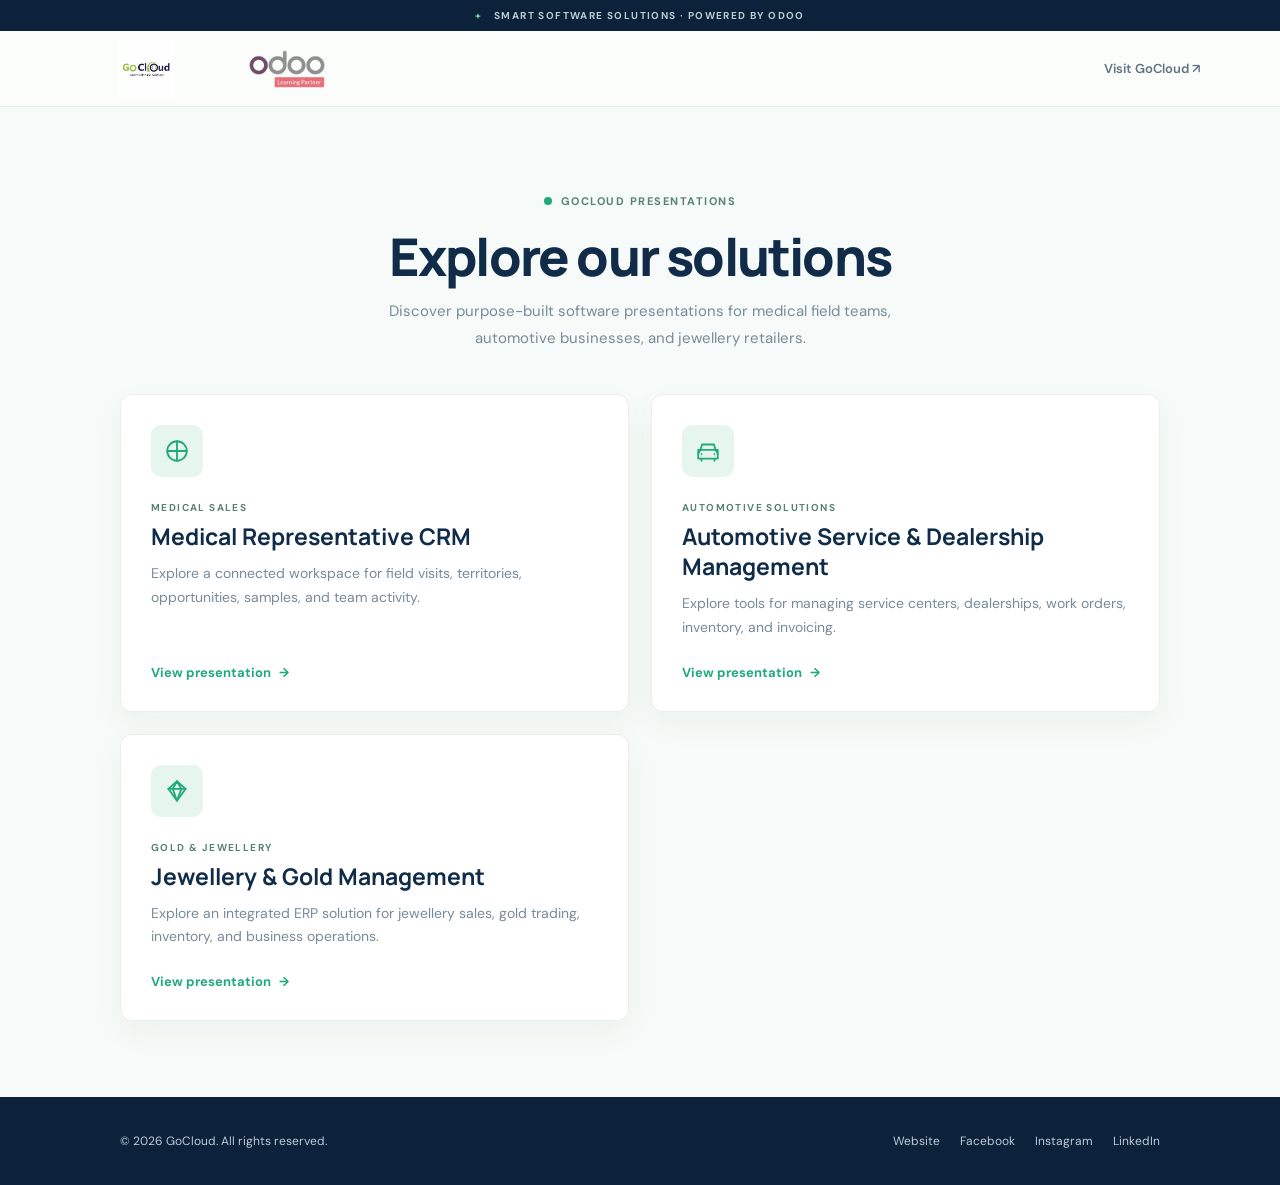
<file: index.html>
<!DOCTYPE html>
<html lang="en">
<head>
  <meta charset="UTF-8">
  <meta name="viewport" content="width=device-width, initial-scale=1.0">
  <meta name="theme-color" content="#102c49">
  <meta name="description" content="Explore GoCloud's medical representative, automotive, and jewellery management presentations.">
  <title>GoCloud | Presentations</title>
  <link rel="preconnect" href="https://fonts.googleapis.com">
  <link rel="preconnect" href="https://fonts.gstatic.com" crossorigin>
  <link href="https://fonts.googleapis.com/css2?family=DM+Sans:wght@400;500;600;700&family=Manrope:wght@500;600;700;800&display=swap" rel="stylesheet">
  <style>
    :root {
      color-scheme: light;
      --navy: #102c49;
      --navy-deep: #0c223a;
      --green: #21aa79;
      --green-light: #e6f6ef;
      --paper: #f6faf8;
      --ink: #18334c;
      --muted: #778b99;
      --line: #e9efec;
      font-family: "DM Sans", sans-serif;
      color: var(--ink);
      background: var(--paper);
      font-synthesis: none;
      text-rendering: optimizeLegibility;
      -webkit-font-smoothing: antialiased;
    }

    * { box-sizing: border-box; }
    body { min-width: 320px; min-height: 100vh; margin: 0; }
    a { color: inherit; text-decoration: none; }

    .announcement {
      padding: 9px 20px;
      color: #bdcbd4;
      background: var(--navy-deep);
      text-align: center;
      font-size: 10px;
      font-weight: 700;
      letter-spacing: 1.4px;
    }

    .announcement span { margin-right: 8px; color: #7ee0b4; }

    .site-header {
      display: flex;
      height: 76px;
      align-items: center;
      justify-content: space-between;
      padding: 0 max(calc((100vw - 1120px) / 2), 6vw);
      border-bottom: 1px solid var(--line);
      background: #fbfdfa;
    }

    .header-brands { display: flex; align-items: center; gap: 12px; }
    .logo img { display: block; width: 132px; height: 58px; object-fit: contain; }
    .odoo-logo img { display: block; width: 126px; height: 54px; object-fit: contain; }
    .site-link { color: #607384; font-size: 13px; font-weight: 600; }
    .site-link:hover { color: var(--green); }

    main { width: min(100% - 40px, 1040px); margin: 0 auto; }
    .intro { padding: 82px 0 42px; text-align: center; }
    .eyebrow {
      display: inline-flex;
      align-items: center;
      gap: 9px;
      color: #598277;
      font-size: 11px;
      font-weight: 700;
      letter-spacing: 1.5px;
    }

    .eyebrow::before {
      width: 8px;
      height: 8px;
      border-radius: 50%;
      background: var(--green);
      content: "";
    }

    h1 {
      margin: 18px 0 12px;
      color: var(--navy);
      font: 800 clamp(34px, 5vw, 52px)/1.12 Manrope, sans-serif;
      letter-spacing: -1.8px;
    }

    .intro p { max-width: 560px; margin: 0 auto; color: var(--muted); font-size: 15px; line-height: 1.8; }

    .presentation-grid { display: grid; grid-template-columns: repeat(2, minmax(0, 1fr)); gap: 22px; padding-bottom: 76px; }
    .presentation-card {
      position: relative;
      display: flex;
      min-height: 280px;
      flex-direction: column;
      align-items: flex-start;
      padding: 30px;
      overflow: hidden;
      border: 1px solid var(--line);
      border-radius: 12px;
      background: #fff;
      box-shadow: 0 12px 34px #193b300b;
      transition: transform .2s, box-shadow .2s, border-color .2s;
    }

    .presentation-card:hover, .presentation-card:focus-visible {
      transform: translateY(-4px);
      border-color: #b8dfcf;
      box-shadow: 0 20px 44px #193b3018;
    }

    .card-icon {
      display: grid;
      width: 52px;
      height: 52px;
      place-items: center;
      border-radius: 10px;
      color: var(--green);
      background: var(--green-light);
    }

    .card-icon svg { width: 26px; height: 26px; fill: none; stroke: currentColor; stroke-linecap: round; stroke-linejoin: round; stroke-width: 1.7; }
    .card-label { margin: 24px 0 8px; color: #598277; font-size: 10px; font-weight: 700; letter-spacing: 1.4px; }
    .presentation-card h2 { margin: 0 0 10px; color: var(--navy); font: 700 23px/1.3 Manrope, sans-serif; }
    .presentation-card p { margin: 0; color: var(--muted); font-size: 14px; line-height: 1.7; }
    .card-action { margin-top: auto; padding-top: 24px; color: var(--green); font-size: 13px; font-weight: 700; }
    .card-action span { padding-left: 5px; }

    footer {
      display: flex;
      min-height: 88px;
      align-items: center;
      justify-content: space-between;
      gap: 20px;
      padding: 20px max(calc((100vw - 1040px) / 2), 6vw);
      color: #bdcbd4;
      background: var(--navy-deep);
      font-size: 12px;
    }

    .footer-links { display: flex; flex-wrap: wrap; gap: 20px; }
    .footer-links a:hover { color: #7ee0b4; }

    @media (max-width: 640px) {
      .site-header { height: 66px; padding: 0 20px; }
      .header-brands { gap: 6px; }
      .logo img { width: 90px; height: 48px; }
      .odoo-logo img { width: 78px; height: 42px; }
      .site-link { font-size: 12px; }
      main { width: min(100% - 32px, 440px); }
      .intro { padding: 60px 0 32px; }
      .presentation-grid { grid-template-columns: 1fr; gap: 16px; padding-bottom: 52px; }
      .presentation-card { min-height: 260px; padding: 24px; }
      footer { align-items: flex-start; flex-direction: column; padding: 24px; }
      .footer-links { gap: 14px; }
    }
  </style>
</head>
<body>
  <div class="announcement"><span>+</span> SMART SOFTWARE SOLUTIONS · POWERED BY ODOO</div>

  <header class="site-header">
    <div class="header-brands">
      <a class="logo" href="https://www.gocloudeg.com/" aria-label="Visit GoCloud website">
        <img src="assets/gocloud-logo.jpe" alt="GoCloud">
      </a>
      <a class="odoo-logo" href="https://www.odoo.com/" aria-label="GoCloud Odoo Learning Partner">
        <img src="assets/odoo_learning_partner.png" alt="Odoo Learning Partner">
      </a>
    </div>
    <a class="site-link" href="https://www.gocloudeg.com/">Visit GoCloud <span aria-hidden="true">↗</span></a>
  </header>

  <main>
    <section class="intro" aria-labelledby="page-title">
      <span class="eyebrow">GOCLOUD PRESENTATIONS</span>
      <h1 id="page-title">Explore our solutions</h1>
      <p>Discover purpose-built software presentations for medical field teams, automotive businesses, and jewellery retailers.</p>
    </section>

    <section class="presentation-grid" aria-label="Available presentations">
      <a class="presentation-card" href="medical_rep.html">
        <span class="card-icon" aria-hidden="true">
          <svg viewBox="0 0 24 24"><path d="M12 3v18M3 12h18"/><circle cx="12" cy="12" r="9"/></svg>
        </span>
        <span class="card-label">MEDICAL SALES</span>
        <h2>Medical Representative CRM</h2>
        <p>Explore a connected workspace for field visits, territories, opportunities, samples, and team activity.</p>
        <span class="card-action">View presentation <span aria-hidden="true">→</span></span>
      </a>

      <a class="presentation-card" href="automotive.html">
        <span class="card-icon" aria-hidden="true">
          <svg viewBox="0 0 24 24"><path d="m5 11 1.5-5h11L19 11"/><path d="M3 11h18v8H3zM6 19v2m12-2v2M6 15h.01M18 15h.01"/><path d="M5 11 3 14m16-3 2 3"/></svg>
        </span>
        <span class="card-label">AUTOMOTIVE SOLUTIONS</span>
        <h2>Automotive Service &amp; Dealership Management</h2>
        <p>Explore tools for managing service centers, dealerships, work orders, inventory, and invoicing.</p>
        <span class="card-action">View presentation <span aria-hidden="true">→</span></span>
      </a>

      <a class="presentation-card" href="jewellery.html">
        <span class="card-icon" aria-hidden="true">
          <svg viewBox="0 0 24 24"><path d="m12 3 8 7-8 11-8-11 8-7Z"/><path d="m4 10 16 0M8 10l4 11 4-11M8 10l4-7 4 7"/></svg>
        </span>
        <span class="card-label">GOLD &amp; JEWELLERY</span>
        <h2>Jewellery &amp; Gold Management</h2>
        <p>Explore an integrated ERP solution for jewellery sales, gold trading, inventory, and business operations.</p>
        <span class="card-action">View presentation <span aria-hidden="true">→</span></span>
      </a>
    </section>
  </main>

  <footer>
    <span>© 2026 GoCloud. All rights reserved.</span>
    <nav class="footer-links" aria-label="GoCloud links">
      <a href="https://www.gocloudeg.com/">Website</a>
      <a href="https://www.facebook.com/GoCloudEg/" target="_blank" rel="noopener noreferrer">Facebook</a>
      <a href="https://www.instagram.com/gocloud_eg/" target="_blank" rel="noopener noreferrer">Instagram</a>
      <a href="https://www.linkedin.com/company/gocloud-co" target="_blank" rel="noopener noreferrer">LinkedIn</a>
    </nav>
  </footer>
</body>
</html>
</file>
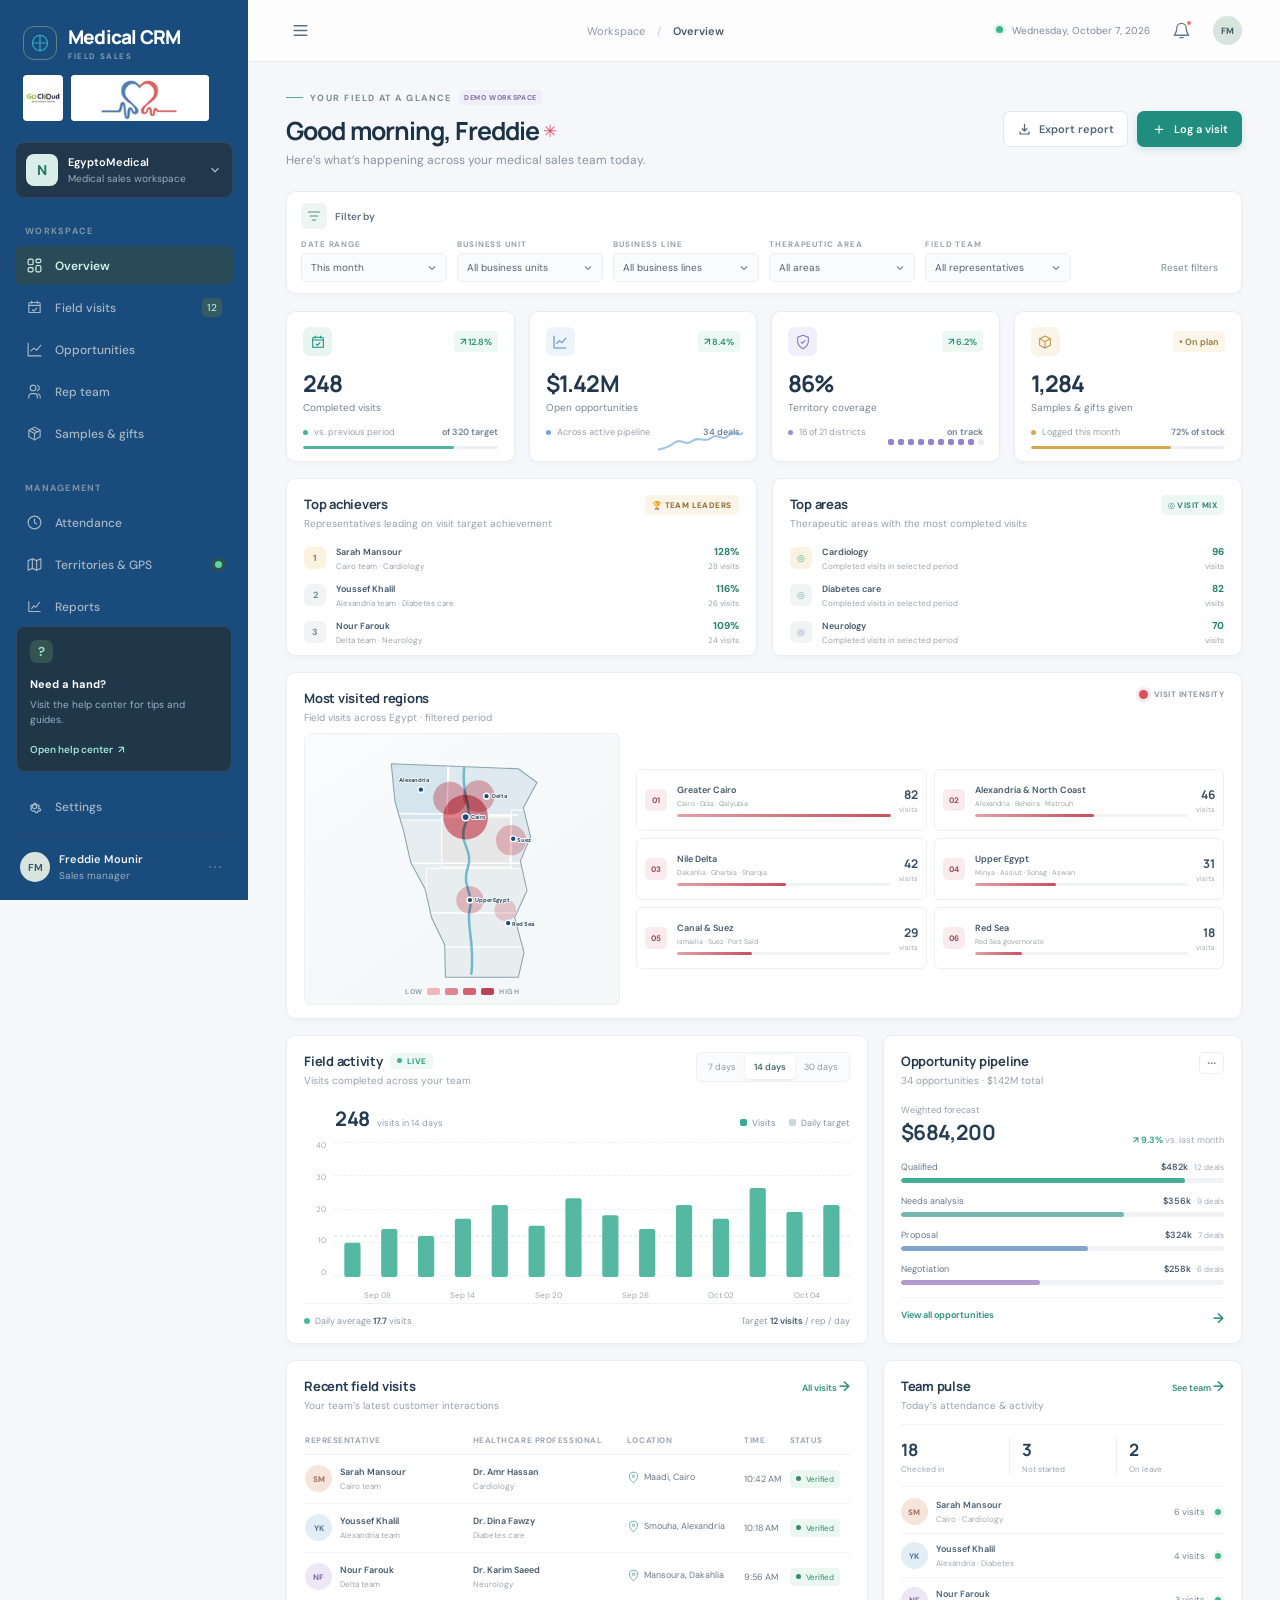
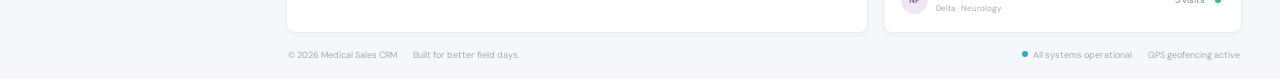
<file: dashboard.html>
<!DOCTYPE html>
<html lang="en">
<head>
  <meta charset="UTF-8">
  <meta name="viewport" content="width=device-width, initial-scale=1.0">
  <meta name="theme-color" content="#f4f7fb">
  <title>GoCloud Medical CRM | Dashboard</title>
  <link rel="preconnect" href="https://fonts.googleapis.com">
  <link rel="preconnect" href="https://fonts.gstatic.com" crossorigin>
  <link href="https://fonts.googleapis.com/css2?family=DM+Sans:wght@400;500;600;700&family=Manrope:wght@400;500;600;700;800&display=swap" rel="stylesheet">
  <link rel="stylesheet" href="styles.css">
  <link rel="stylesheet" href="partner-logos.css">
  <link rel="stylesheet" href="brand-settings.css">
  <link rel="stylesheet" href="dashboard-enhancements.css">
  <link rel="icon" id="brandFavicon" href="assets/brand-icon.svg" type="image/svg+xml">
</head>
<body>
  <div class="app-shell">
    <aside class="sidebar" id="sidebar">
      <a class="brand" href="index.html" aria-label="Medical CRM home">
        <span class="brand-mark"><svg viewBox="0 0 32 32" aria-hidden="true"><path d="M16 4v24M4 16h24"/><circle cx="16" cy="16" r="11"/></svg></span>
        <span>Medical CRM<small>FIELD SALES</small></span>
      </a>
      <div class="dashboard-company-logos" aria-label="Company websites">
        <a href="https://www.gocloudeg.com" aria-label="Visit GoCloud website"><img data-brand-logo="gocloud" src="assets/gocloud-logo.jpe" alt="GoCloud"></a>
        <a href="https://www.egyptomedical.com/" aria-label="Visit EgyptoMedical website"><img data-brand-logo="egyptomedical" src="assets/egyptomedical-logo.png" alt="EgyptoMedical"></a>
      </div>
      <div class="workspace-switch">
        <span class="workspace-avatar">N</span>
        <span class="workspace-name">EgyptoMedical<small>Medical sales workspace</small></span>
        <svg class="chevron" viewBox="0 0 16 16" aria-hidden="true"><path d="m4 6 4 4 4-4"/></svg>
      </div>
      <span class="nav-label">WORKSPACE</span>
      <nav class="main-nav" aria-label="Main navigation">
        <a href="#overview" class="nav-item active" data-page="Overview"><svg viewBox="0 0 24 24"><rect x="3" y="3" width="7" height="8" rx="2"/><rect x="14" y="3" width="7" height="5" rx="2"/><rect x="14" y="12" width="7" height="9" rx="2"/><rect x="3" y="15" width="7" height="6" rx="2"/></svg>Overview</a>
        <a href="#visits" class="nav-item" data-page="Visits"><svg viewBox="0 0 24 24"><path d="M8 3v3m8-3v3M4 9h16M6 5h12a2 2 0 0 1 2 2v12H4V7a2 2 0 0 1 2-2Z"/><path d="m9 15 2 2 4-4"/></svg>Field visits<span class="nav-count">12</span></a>
        <a href="#opportunities" class="nav-item" data-page="Opportunities"><svg viewBox="0 0 24 24"><path d="M3 3v18h18"/><path d="m7 14 4-4 4 3 6-7"/></svg>Opportunities</a>
        <a href="#team" class="nav-item" data-page="Team"><svg viewBox="0 0 24 24"><path d="M16 21v-2a4 4 0 0 0-4-4H8a4 4 0 0 0-4 4v2m6-10a4 4 0 1 0 0-8 4 4 0 0 0 0 8Zm6-7.8a4 4 0 0 1 0 7.6M20 21v-2a4 4 0 0 0-3-3.87"/></svg>Rep team</a>
        <a href="#samples" class="nav-item" data-page="Samples"><svg viewBox="0 0 24 24"><path d="m12 3 8 4.5v9L12 21l-8-4.5v-9L12 3Z"/><path d="m4.5 7.7 7.5 4.4 7.5-4.4M12 12v9M8 5.3l8 4.6"/></svg>Samples &amp; gifts</a>
      </nav>
      <span class="nav-label tools-label">MANAGEMENT</span>
      <nav class="main-nav" aria-label="Management navigation">
        <a href="#attendance" class="nav-item" data-page="Attendance"><svg viewBox="0 0 24 24"><circle cx="12" cy="12" r="9"/><path d="M12 7v5l3 2"/></svg>Attendance</a>
        <a href="#territories" class="nav-item" data-page="Territories"><svg viewBox="0 0 24 24"><path d="M3 6.5 9 4l6 2.5L21 4v13.5L15 20l-6-2.5L3 20V6.5Z"/><path d="M9 4v13.5M15 6.5V20"/></svg>Territories &amp; GPS<span class="status-dot"></span></a>
        <a href="#reports" class="nav-item" data-page="Reports"><svg viewBox="0 0 24 24"><path d="M4 19V5m0 14h16M8 15l3-4 3 2 5-7"/></svg>Reports</a>
      </nav>
      <div class="sidebar-bottom">
        <div class="help-card"><span class="help-icon">?</span><strong>Need a hand?</strong><p>Visit the help center for tips and guides.</p><a href="#help">Open help center <span>↗</span></a></div>
        <a href="#settings" class="nav-item settings-link" data-page="Settings" data-open-brand-settings><svg viewBox="0 0 24 24"><circle cx="12" cy="12" r="3"/><path d="m19.4 15 .1.1 1.4 1.1-1.4 2.4-1.7-.7a8 8 0 0 1-1.5.9l-.3 1.8h-2.8l-.3-1.8a8 8 0 0 1-1.5-.9l-1.7.7L6.3 16l1.4-1.1a8 8 0 0 1 0-1.8L6.3 12l1.4-2.4 1.7.7a8 8 0 0 1 1.5-.9l.3-1.8H14l.3 1.8a8 8 0 0 1 1.5.9l1.7-.7 1.4 2.4-1.4 1.1a8 8 0 0 1-.1 1.9Z"/></svg>Settings</a>
        <div class="profile">
          <span class="profile-avatar">FM</span><span class="profile-name">Freddie Mounir<small>Sales manager</small></span>
          <button class="icon-button profile-menu" aria-label="Profile menu"><svg viewBox="0 0 20 20"><circle cx="4" cy="10" r="1"/><circle cx="10" cy="10" r="1"/><circle cx="16" cy="10" r="1"/></svg></button>
        </div>
      </div>
    </aside>

    <main class="main-content" id="overview">
      <header class="topbar">
        <button class="icon-button mobile-menu" id="menuToggle" aria-label="Close sidebar" aria-expanded="true"><svg viewBox="0 0 24 24"><path d="M4 6h16M4 12h16M4 18h16"/></svg></button>
        <div class="breadcrumb">Workspace <span>/</span> <strong>Overview</strong></div>
        <div class="topbar-actions">
          <span class="today-label"><span class="live-dot"></span> Wednesday, October 7, 2026</span>
          <button class="icon-button notification-button" aria-label="Notifications"><svg viewBox="0 0 24 24"><path d="M18 9a6 6 0 0 0-12 0c0 7-3 7-3 9h18c0-2-3-2-3-9m-8 12h4"/></svg><i></i></button>
          <span class="top-avatar">FM</span>
        </div>
      </header>

      <section class="page-wrap">
        <div class="welcome-row">
          <div><div class="eyebrow"><span class="eyebrow-line"></span> YOUR FIELD AT A GLANCE <span class="demo-tag">DEMO WORKSPACE</span></div><h1>Good morning, Freddie <span class="wave">✳</span></h1><p class="welcome-copy">Here’s what’s happening across your medical sales team today.</p></div>
          <div class="welcome-actions"><button class="button button-secondary" id="exportButton"><svg viewBox="0 0 20 20"><path d="M10 3v9m0 0 3-3m-3 3L7 9M4 13v3h12v-3"/></svg>Export report</button><button class="button button-primary" id="newVisitButton"><span>＋</span> Log a visit</button></div>
        </div>

        <section class="filter-bar" aria-label="Dashboard filters">
          <div class="filter-heading"><span class="filter-icon"><svg viewBox="0 0 20 20"><path d="M3 5h14M5.5 10h9M8 15h4"/></svg></span><span>Filter by</span></div>
          <label class="filter-control"><span>DATE RANGE</span><select id="dateFilter"><option value="week">This week</option><option value="month" selected>This month</option><option value="quarter">This quarter</option></select></label>
          <label class="filter-control"><span>BUSINESS UNIT</span><select id="businessUnitFilter"><option value="all">All business units</option><option value="general">General medicine</option><option value="specialty">Specialty care</option><option value="hospital">Hospital products</option></select></label>
          <label class="filter-control"><span>BUSINESS LINE</span><select id="businessLineFilter"><option value="all">All business lines</option><option value="prescription">Prescription medicines</option><option value="devices">Medical devices</option><option value="consumer">Consumer health</option></select></label>
          <label class="filter-control"><span>THERAPEUTIC AREA</span><select id="areaFilter"><option value="all">All areas</option><option value="cardio">Cardiology</option><option value="diabetes">Diabetes care</option><option value="neuro">Neurology</option></select></label>
          <label class="filter-control"><span>FIELD TEAM</span><select id="teamFilter"><option value="all">All representatives</option><option value="cairo">Cairo team</option><option value="delta">Delta team</option><option value="alex">Alexandria team</option></select></label>
          <button class="filter-reset" id="resetFilters">Reset filters</button>
        </section>

        <section class="metric-grid" aria-label="Key metrics">
          <article class="metric-card metric-card-teal">
            <div class="metric-top"><span class="metric-icon"><svg viewBox="0 0 24 24"><path d="M8 3v3m8-3v3M4 9h16M6 5h12a2 2 0 0 1 2 2v13H4V7a2 2 0 0 1 2-2Z"/><path d="m9 15 2 2 4-4"/></svg></span><span class="metric-change positive"><span>↗</span> 12.8%</span></div>
            <div class="metric-value" data-metric="visits">248</div><div class="metric-label">Completed visits</div><div class="metric-foot"><span class="metric-accent"></span><span>vs. previous period</span><span class="foot-total">of 320 target</span></div><div class="progress-track"><span style="width:77.5%"></span></div>
          </article>
          <article class="metric-card metric-card-blue">
            <div class="metric-top"><span class="metric-icon"><svg viewBox="0 0 24 24"><path d="M3 3v18h18"/><path d="m7 14 4-4 4 3 6-7"/></svg></span><span class="metric-change positive"><span>↗</span> 8.4%</span></div>
            <div class="metric-value" data-metric="opportunities">$1.42M</div><div class="metric-label">Open opportunities</div><div class="metric-foot"><span class="metric-accent"></span><span>Across active pipeline</span><span class="foot-total">34 deals</span></div>
            <div class="sparkline" aria-hidden="true"><svg viewBox="0 0 120 26" preserveAspectRatio="none"><path d="M0 22 C12 19 13 21 23 14 S38 19 48 12 65 15 75 8 91 14 100 5 112 9 120 2" fill="none" stroke="currentColor" stroke-width="2.5" stroke-linecap="round"/></svg></div>
          </article>
          <article class="metric-card metric-card-violet">
            <div class="metric-top"><span class="metric-icon"><svg viewBox="0 0 24 24"><path d="M12 22s8-4 8-11V5l-8-3-8 3v6c0 7 8 11 8 11Z"/><path d="m9 12 2 2 4-4"/></svg></span><span class="metric-change positive"><span>↗</span> 6.2%</span></div>
            <div class="metric-value" data-metric="coverage">86%</div><div class="metric-label">Territory coverage</div><div class="metric-foot"><span class="metric-accent"></span><span>18 of 21 districts</span><span class="foot-total">on track</span></div><div class="coverage-dots" aria-hidden="true"><i></i><i></i><i></i><i></i><i></i><i></i><i></i><i></i><i></i><i class="muted"></i></div>
          </article>
          <article class="metric-card metric-card-amber">
            <div class="metric-top"><span class="metric-icon"><svg viewBox="0 0 24 24"><path d="M20 7 12 3 4 7v10l8 4 8-4V7Z"/><path d="m4.5 7.2 7.5 4.3 7.5-4.3M12 11.5V21"/></svg></span><span class="metric-change neutral"><span>•</span> On plan</span></div>
            <div class="metric-value" data-metric="samples">1,284</div><div class="metric-label">Samples &amp; gifts given</div><div class="metric-foot"><span class="metric-accent"></span><span>Logged this month</span><span class="foot-total">72% of stock</span></div><div class="progress-track"><span style="width:72%"></span></div>
          </article>
        </section>

        <section class="leaderboard-grid" aria-label="Top performance metrics">
          <article class="panel leaderboard-panel">
            <div class="panel-heading"><div><h2>Top achievers</h2><p class="panel-subtitle">Representatives leading on visit target achievement</p></div><span class="leaderboard-badge">🏆 TEAM LEADERS</span></div>
            <div class="leaderboard-list" id="achieverRows" aria-live="polite"></div>
          </article>
          <article class="panel leaderboard-panel">
            <div class="panel-heading"><div><h2>Top areas</h2><p class="panel-subtitle">Therapeutic areas with the most completed visits</p></div><span class="leaderboard-badge area-badge">◎ VISIT MIX</span></div>
            <div class="leaderboard-list" id="areaRows" aria-live="polite"></div>
          </article>
        </section>

        <section class="heatmap-grid" aria-label="Most visited regions in Egypt">
          <article class="panel heatmap-panel">
            <div class="panel-heading"><div><h2>Most visited regions</h2><p class="panel-subtitle">Field visits across Egypt · filtered period</p></div><span class="heatmap-legend"><i></i> VISIT INTENSITY</span></div>
            <div class="heatmap-content">
              <div class="egypt-map-wrap">
                <svg class="egypt-map" viewBox="0 0 280 340" role="img" aria-labelledby="egyptMapTitle egyptMapDesc">
                  <title id="egyptMapTitle">Medical rep visit heatmap of Egypt</title>
                  <desc id="egyptMapDesc">A stylized map of Egypt showing relative medical representative visit activity by region.</desc>
                  <defs><clipPath id="egyptShape"><path d="M42 31 218 38 244 57 225 92 235 132 221 166 230 207 213 244 226 293 218 327 117 327 116 282 98 245 89 205 69 168 59 124 47 83Z"/></clipPath></defs>
                  <path class="map-country" d="M42 31 218 38 244 57 225 92 235 132 221 166 230 207 213 244 226 293 218 327 117 327 116 282 98 245 89 205 69 168 59 124 47 83Z"/>
                  <g clip-path="url(#egyptShape)">
                    <rect class="map-region-fill region-west" x="35" y="28" width="86" height="81"/>
                    <rect class="map-region-fill region-north" x="120" y="28" width="133" height="75"/>
                    <rect class="map-region-fill region-cairo" x="112" y="105" width="100" height="69"/>
                    <rect class="map-region-fill region-canal" x="208" y="95" width="47" height="98"/>
                    <rect class="map-region-fill region-upper" x="91" y="176" width="137" height="176"/>
                    <path class="map-border" d="M40 100 218 102M68 169 231 169M89 238 222 238M111 285 225 285M122 31 118 105M208 101 207 169"/>
                    <path class="map-nile" d="M143 37c-5 40 14 51 2 77s12 36 3 61 9 37 3 57 7 45 2 90"/>
                    <circle class="map-heat" data-heat-region="cairo" cx="145" cy="105" r="31"><title>Greater Cairo: highest activity</title></circle>
                    <circle class="map-heat" data-heat-region="alex" cx="123" cy="79" r="23"><title>Alexandria and North Coast</title></circle>
                    <circle class="map-heat" data-heat-region="delta" cx="163" cy="76" r="22"><title>Delta region</title></circle>
                    <circle class="map-heat" data-heat-region="canal" cx="208" cy="137" r="21"><title>Canal and Suez region</title></circle>
                    <circle class="map-heat" data-heat-region="upper" cx="151" cy="220" r="19"><title>Upper Egypt</title></circle>
                    <circle class="map-heat" data-heat-region="redsea" cx="200" cy="234" r="15"><title>Red Sea region</title></circle>
                  </g>
                  <path class="map-outline" d="M42 31 218 38 244 57 225 92 235 132 221 166 230 207 213 244 226 293 218 327 117 327 116 282 98 245 89 205 69 168 59 124 47 83Z"/>
                  <g class="map-city" data-region="cairo" tabindex="0" role="button" aria-label="Greater Cairo region: 82 visits"><circle cx="145" cy="105" r="5"/><text x="153" y="108">Cairo</text></g>
                  <g class="map-city" data-region="alex" tabindex="0" role="button" aria-label="Alexandria and North Coast region: 46 visits"><circle cx="83" cy="67" r="4"/><text x="52" y="57">Alexandria</text></g>
                  <g class="map-city" data-region="delta" tabindex="0" role="button" aria-label="Delta region: 42 visits"><circle cx="174" cy="76" r="4"/><text x="181" y="79">Delta</text></g>
                  <g class="map-city" data-region="canal" tabindex="0" role="button" aria-label="Canal and Suez region: 29 visits"><circle cx="211" cy="135" r="4"/><text x="216" y="139">Suez</text></g>
                  <g class="map-city" data-region="upper" tabindex="0" role="button" aria-label="Upper Egypt region: 31 visits"><circle cx="151" cy="220" r="4"/><text x="158" y="223">Upper Egypt</text></g>
                  <g class="map-city" data-region="redsea" tabindex="0" role="button" aria-label="Red Sea region: 18 visits"><circle cx="204" cy="252" r="4"/><text x="209" y="256">Red Sea</text></g>
                </svg>
                <div class="map-scale"><span>LOW</span><i></i><i></i><i></i><i></i><span>HIGH</span></div>
              </div>
              <div class="region-rankings" id="regionRows" aria-live="polite"></div>
            </div>
          </article>
        </section>

        <section class="analytics-grid">
          <article class="panel activity-panel" id="visits">
            <div class="panel-heading"><div><div class="panel-title-row"><h2>Field activity</h2><span class="live-pill"><i></i> LIVE</span></div><p class="panel-subtitle">Visits completed across your team</p></div>
              <div class="segmented-control" role="group" aria-label="Chart time range"><button class="segment" data-range="7">7 days</button><button class="segment active" data-range="14">14 days</button><button class="segment" data-range="30">30 days</button></div>
            </div>
            <div class="chart-summary"><strong id="chartTotal">248</strong><span>visits this month</span><span class="chart-legend"><i></i> Visits <i class="legend-target"></i> Daily target</span></div>
            <div class="chart-wrap"><div class="y-labels"><span>40</span><span>30</span><span>20</span><span>10</span><span>0</span></div><div class="chart-main"><div class="chart-gridlines"><i></i><i></i><i></i><i></i><i></i></div><svg id="activityChart" role="img" aria-label="Bar chart of daily completed visits" viewBox="0 0 700 188" preserveAspectRatio="none"></svg><div class="x-labels" id="chartLabels"></div></div></div>
            <div class="chart-foot"><span><i class="foot-dot"></i>Daily average <strong id="dailyAverage">11.8</strong> visits</span><span>Target <strong>12 visits</strong> / rep / day</span></div>
          </article>

          <article class="panel pipeline-panel" id="opportunities">
            <div class="panel-heading"><div><h2>Opportunity pipeline</h2><p class="panel-subtitle">34 opportunities · $1.42M total</p></div><button class="more-button" aria-label="Pipeline options">···</button></div>
            <div class="pipeline-total"><span>Weighted forecast</span><strong>$684,200</strong><span class="forecast-change">↗ 9.3% <small>vs. last month</small></span></div>
            <div class="pipeline-stages">
              <div class="stage-row"><div class="stage-label"><span>Qualified</span><span>$482k <small>12 deals</small></span></div><div class="stage-track"><i class="stage-qualified" style="width:88%"></i></div></div>
              <div class="stage-row"><div class="stage-label"><span>Needs analysis</span><span>$356k <small>9 deals</small></span></div><div class="stage-track"><i class="stage-analysis" style="width:69%"></i></div></div>
              <div class="stage-row"><div class="stage-label"><span>Proposal</span><span>$324k <small>7 deals</small></span></div><div class="stage-track"><i class="stage-proposal" style="width:58%"></i></div></div>
              <div class="stage-row"><div class="stage-label"><span>Negotiation</span><span>$258k <small>6 deals</small></span></div><div class="stage-track"><i class="stage-negotiation" style="width:43%"></i></div></div>
            </div>
            <a class="panel-link" href="#opportunities">View all opportunities <span>→</span></a>
          </article>
        </section>

        <section class="bottom-grid">
          <article class="panel visits-panel">
            <div class="panel-heading"><div><h2>Recent field visits</h2><p class="panel-subtitle">Your team’s latest customer interactions</p></div><a class="text-link" href="#visits">All visits <span>→</span></a></div>
            <div class="table-scroll"><table><thead><tr><th>REPRESENTATIVE</th><th>HEALTHCARE PROFESSIONAL</th><th>LOCATION</th><th>TIME</th><th>STATUS</th></tr></thead>
              <tbody id="visitRows">
                <tr><td><span class="rep-cell"><span class="rep-avatar avatar-peach">SM</span><span>Sarah Mansour<small>Cairo team</small></span></span></td><td>Dr. Amr Hassan<small>Cardiology</small></td><td><span class="location-cell"><svg viewBox="0 0 16 16"><path d="M13 6.5c0 4-5 8-5 8s-5-4-5-8a5 5 0 1 1 10 0Z"/><circle cx="8" cy="6.5" r="1.5"/></svg>Maadi, Cairo</span></td><td>10:42 AM</td><td><span class="status-tag status-verified"><i></i>Verified</span></td></tr>
                <tr><td><span class="rep-cell"><span class="rep-avatar avatar-blue">YK</span><span>Youssef Khalil<small>Alexandria team</small></span></span></td><td>Dr. Dina Fawzy<small>Diabetes care</small></td><td><span class="location-cell"><svg viewBox="0 0 16 16"><path d="M13 6.5c0 4-5 8-5 8s-5-4-5-8a5 5 0 1 1 10 0Z"/><circle cx="8" cy="6.5" r="1.5"/></svg>Smouha, Alexandria</span></td><td>10:18 AM</td><td><span class="status-tag status-verified"><i></i>Verified</span></td></tr>
                <tr><td><span class="rep-cell"><span class="rep-avatar avatar-lilac">NF</span><span>Nour Farouk<small>Delta team</small></span></span></td><td>Dr. Karim Saeed<small>Neurology</small></td><td><span class="location-cell"><svg viewBox="0 0 16 16"><path d="M13 6.5c0 4-5 8-5 8s-5-4-5-8a5 5 0 1 1 10 0Z"/><circle cx="8" cy="6.5" r="1.5"/></svg>Mansoura, Dakahlia</span></td><td>9:56 AM</td><td><span class="status-tag status-verified"><i></i>Verified</span></td></tr>
              </tbody>
            </table></div>
          </article>
          <article class="panel team-panel" id="team">
            <div class="panel-heading"><div><h2>Team pulse</h2><p class="panel-subtitle">Today’s attendance &amp; activity</p></div><a class="text-link" href="#team">See team <span>→</span></a></div>
            <div class="team-summary"><div><strong>18</strong><span>Checked in</span></div><div><strong>3</strong><span>Not started</span></div><div><strong>2</strong><span>On leave</span></div></div>
            <div class="team-list">
              <div class="team-person"><span class="rep-avatar avatar-peach">SM</span><span class="person-name">Sarah Mansour<small>Cairo · Cardiology</small></span><span class="person-activity">6 visits</span><i class="presence online"></i></div>
              <div class="team-person"><span class="rep-avatar avatar-blue">YK</span><span class="person-name">Youssef Khalil<small>Alexandria · Diabetes</small></span><span class="person-activity">4 visits</span><i class="presence online"></i></div>
              <div class="team-person"><span class="rep-avatar avatar-lilac">NF</span><span class="person-name">Nour Farouk<small>Delta · Neurology</small></span><span class="person-activity">3 visits</span><i class="presence online"></i></div>
            </div>
          </article>
        </section>
        <footer class="page-footer"><span>© 2026 Medical Sales CRM <span class="footer-dot">·</span> Built for better field days.</span><span><i class="footer-status"></i> All systems operational <span class="footer-dot">·</span> GPS geofencing active</span></footer>
      </section>
    </main>
  </div>
  <div class="toast" id="toast" role="status" aria-live="polite"></div>
  <div class="modal-backdrop" id="visitModal" aria-hidden="true">
    <section class="visit-modal" role="dialog" aria-modal="true" aria-labelledby="modalTitle">
      <button class="modal-close icon-button" id="closeModal" aria-label="Close">×</button>
      <span class="modal-symbol"><svg viewBox="0 0 24 24"><path d="M8 3v3m8-3v3M4 9h16M6 5h12a2 2 0 0 1 2 2v13H4V7a2 2 0 0 1 2-2Z"/><path d="M12 12v6m-3-3h6"/></svg></span>
      <h2 id="modalTitle">Log a field visit</h2><p>Capture a customer interaction for your team.</p>
      <form id="visitForm">
        <label>Healthcare professional<input name="hcp" required placeholder="e.g. Dr. Amr Hassan"></label>
        <div class="modal-form-row"><label>Therapeutic area<select name="area"><option>Cardiology</option><option>Diabetes care</option><option>Neurology</option></select></label><label>Location<input name="location" required placeholder="City or district"></label></div>
        <label>Visit notes<textarea name="notes" rows="3" placeholder="Key discussion points, samples provided…"></textarea></label>
        <div class="geofence-notice"><span>◎</span><span><strong>GPS geofencing enabled</strong><small>Visit location will be verified when logged.</small></span><i class="presence online"></i></div>
        <button class="button button-primary submit-visit" type="submit">Save visit <span>→</span></button>
      </form>
    </section>
  </div>
  <script src="brand-settings.js"></script>
  <script src="script.js"></script>
</body>
</html>
</file>
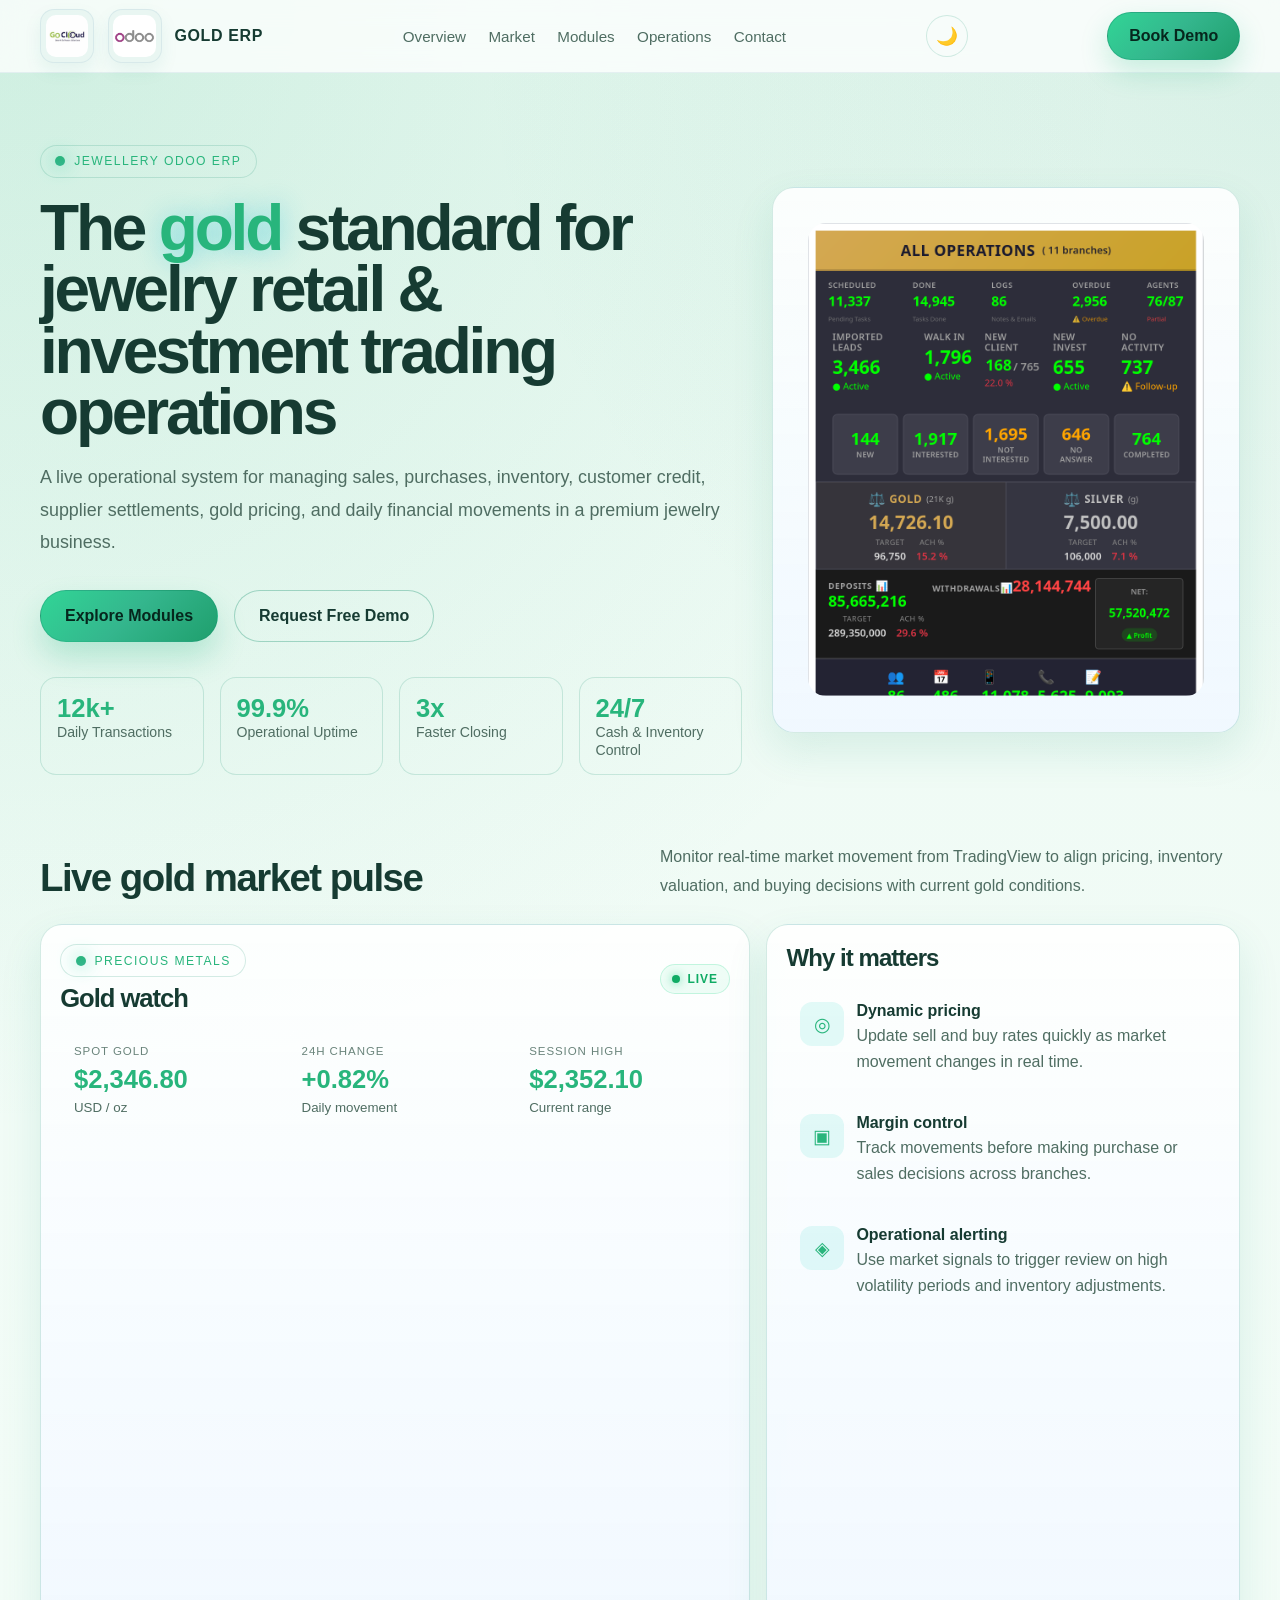
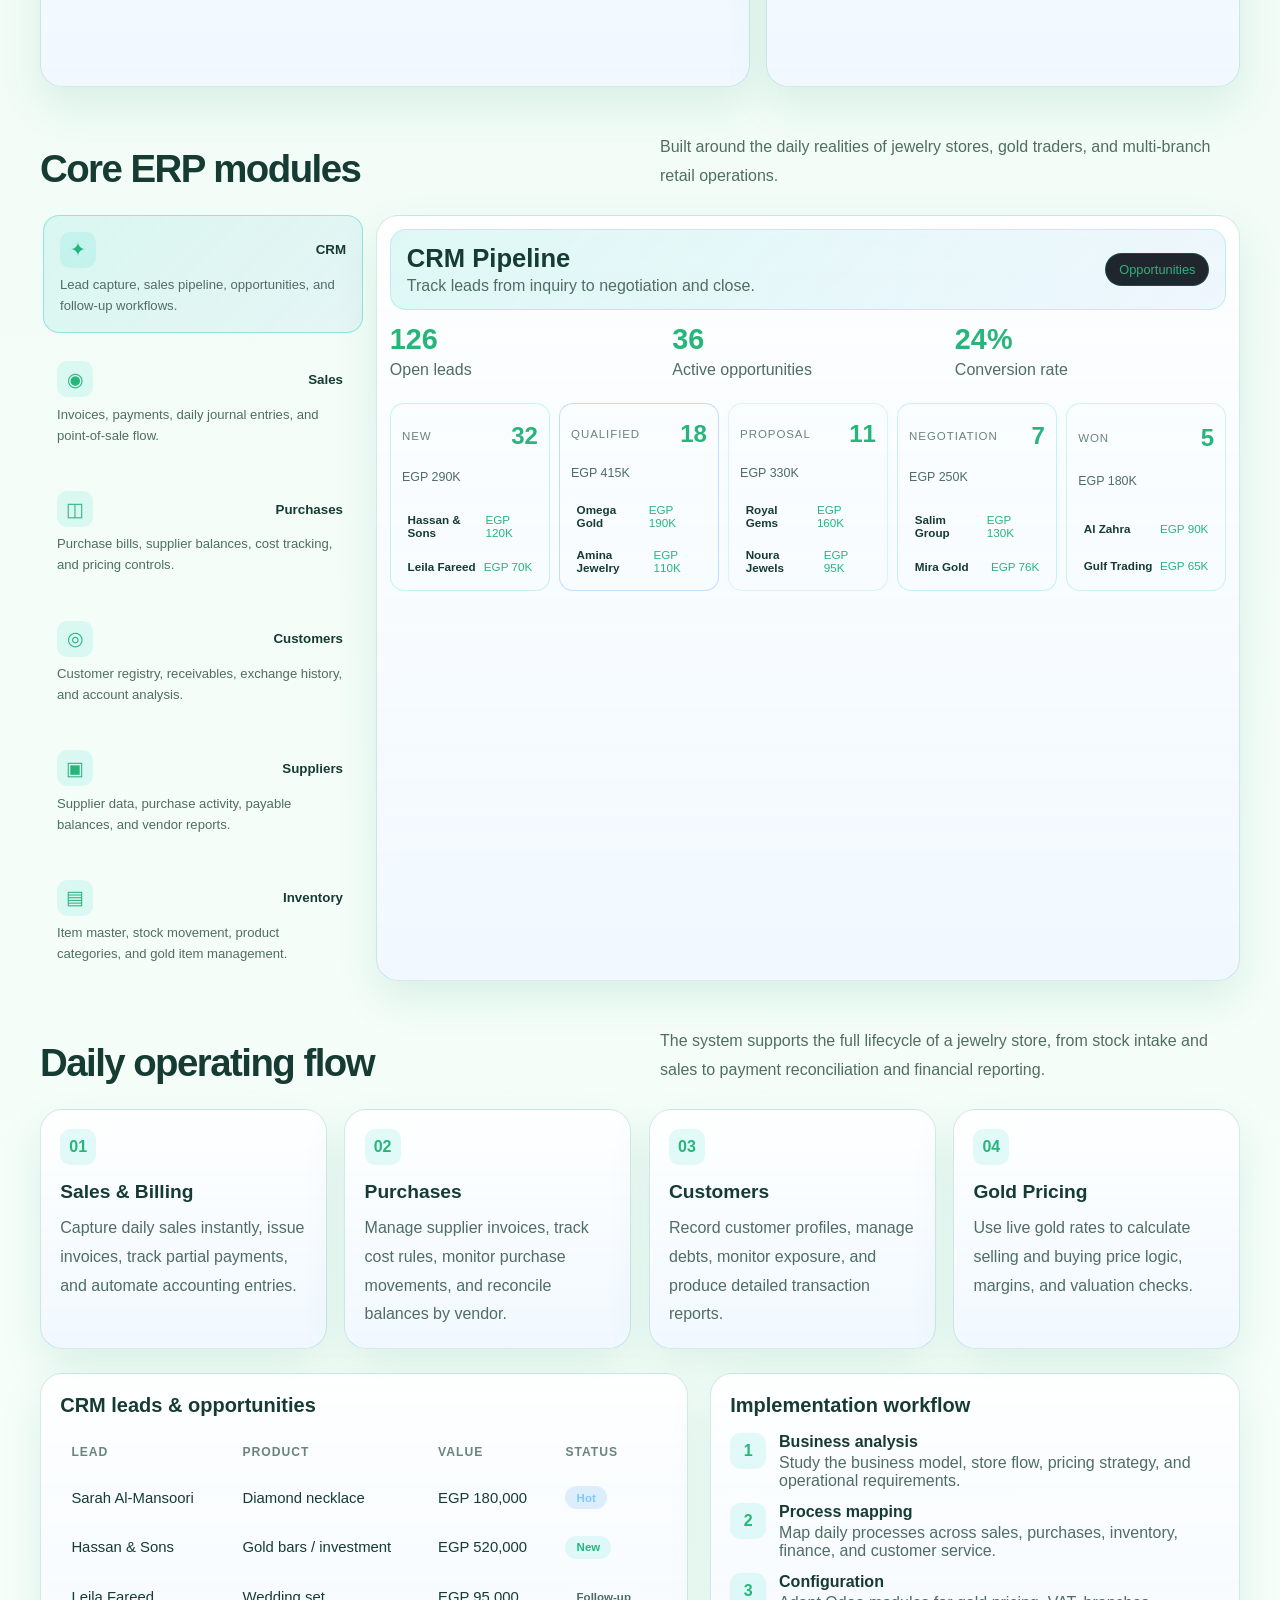
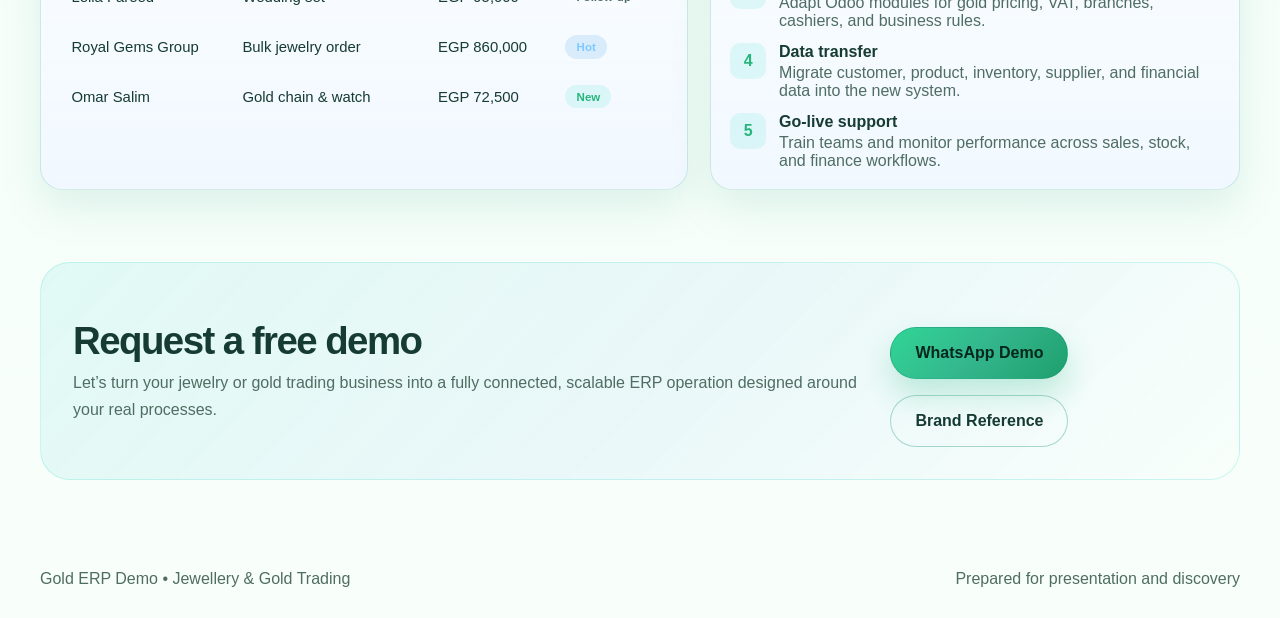
<file: jewellery.html>
<!DOCTYPE html>
<html lang="en">
  <head>
    <meta charset="UTF-8" />
    <meta name="viewport" content="width=device-width, initial-scale=1.0" />
    <title>Gold & Jewellery Odoo ERP Demo</title>
    <meta
      name="description"
      content="Interactive live demo for a premium jewellery and gold trading Odoo ERP implementation."
    />
    <style>
      :root {
        --bg: #071a17;
        --bg-2: #0d251f;
        --panel: rgba(10, 22, 20, 0.9);
        --panel-strong: #102821;
        --panel-soft: #17372f;
        --border: rgba(42, 210, 165, 0.2);
        --brand-1: #25d7a1;
        --brand-2: #1ebd8d;
        --brand-3: #1aa16d;
        --brand-4: #7df4c2;
        --text: #edfdf8;
        --muted: #c9e7dc;
        --muted-2: #9cc8b8;
        --success: #43dd9d;
        --danger: #ff8d7a;
        --shadow: 0 18px 50px rgba(3, 18, 15, 0.38);
        --radius: 22px;
      }

      body[data-theme="light"] {
        --bg: #eefaf4;
        --bg-2: #f8fffb;
        --panel: rgba(255, 255, 255, 0.9);
        --panel-strong: #f7fcf9;
        --panel-soft: #eefaf4;
        --border: rgba(26, 146, 113, 0.18);
        --brand-1: #2ec99b;
        --brand-2: #34b68d;
        --brand-3: #1f9f6d;
        --brand-4: #28b57c;
        --text: #163b32;
        --muted: #4f6d62;
        --muted-2: #6a847b;
        --success: #0fab64;
        --danger: #d56d5d;
        --shadow: 0 18px 42px rgba(26, 146, 113, 0.12);
      }

      * { box-sizing: border-box; }

      html { scroll-behavior: smooth; }

      body {
        margin: 0;
        font-family: "Segoe UI", Tahoma, Geneva, Verdana, sans-serif;
        background:
          radial-gradient(circle at top left, rgba(37, 215, 161, 0.16), transparent 28%),
          radial-gradient(circle at right top, rgba(26, 161, 109, 0.12), transparent 20%),
          linear-gradient(180deg, var(--bg) 0%, var(--bg-2) 100%);
        color: var(--text);
        transition: background 0.25s ease, color 0.25s ease;
      }

      body[data-theme="light"] {
        background:
          radial-gradient(circle at top left, rgba(40, 181, 124, 0.16), transparent 28%),
          radial-gradient(circle at right top, rgba(47, 168, 126, 0.12), transparent 20%),
          linear-gradient(180deg, var(--bg) 0%, var(--bg-2) 100%);
      }

      img { max-width: 100%; display: block; }

      a { color: inherit; text-decoration: none; }

      .container {
        width: min(1200px, calc(100% - 32px));
        margin: 0 auto;
      }

      header {
        position: sticky;
        top: 0;
        z-index: 50;
        backdrop-filter: blur(12px);
        background: rgba(7, 11, 18, 0.7);
        border-bottom: 1px solid rgba(255,255,255,0.05);
      }

      body[data-theme="light"] header {
        background: rgba(255, 255, 255, 0.76);
        border-bottom: 1px solid rgba(17, 94, 140, 0.08);
      }

      .nav {
        display: flex;
        justify-content: space-between;
        align-items: center;
        min-height: 72px;
      }

      .brand {
        display: flex;
        align-items: center;
        gap: 0.8rem;
      }

      .logo-wrap {
        display: flex;
        align-items: center;
        gap: 0.85rem;
      }

      .brand-mark {
        display: flex;
        align-items: center;
        justify-content: center;
        width: 54px;
        height: 54px;
        padding: 0.3rem;
        border-radius: 14px;
        background: rgba(255,255,255,0.02);
        border: 1px solid rgba(255,255,255,0.08);
        box-shadow: 0 8px 18px rgba(28, 174, 216, 0.2);
      }

      body[data-theme="light"] .brand-mark,
      body[data-theme="light"] .odoo-badge {
        background: rgba(26, 146, 113, 0.05);
        border: 1px solid rgba(17, 94, 140, 0.08);
        box-shadow: 0 8px 18px rgba(25, 146, 113, 0.08);
      }

      .brand-mark img {
        width: 100%;
        height: 100%;
        object-fit: contain;
        border-radius: 10px;
      }

      .odoo-badge {
        display: flex;
        align-items: center;
        justify-content: center;
        width: 54px;
        height: 54px;
        padding: 0.3rem;
        border-radius: 14px;
        background: rgba(255,255,255,0.02);
        border: 1px solid rgba(255,255,255,0.08);
        box-shadow: 0 8px 18px rgba(28, 174, 216, 0.2);
        overflow: hidden;
      }

      .odoo-badge img {
        width: 100%;
        height: 100%;
        object-fit: contain;
        display: block;
        border-radius: 10px;
      }

      .brand-text {
        font-weight: 700;
        letter-spacing: 0.04em;
        text-transform: uppercase;
        color: var(--text);
      }

      .nav-links {
        display: flex;
        align-items: center;
        gap: 1.4rem;
        color: var(--muted);
        font-size: 0.95rem;
      }

      .nav-links a:hover { color: var(--brand-4); }

      .nav-cta {
        padding: 0.9rem 1.3rem;
        border-radius: 999px;
        border: 1px solid rgba(26, 146, 113, 0.42);
        color: #06271d;
        background: linear-gradient(135deg, #31d596, var(--brand-2), var(--brand-3));
        font-weight: 700;
        box-shadow: 0 12px 28px rgba(28, 181, 124, 0.22);
        transition: all 0.2s ease;
      }

      .nav-cta:hover {
        background: linear-gradient(135deg, #f4fff8, #dffef0, #c2f7dd);
        color: #0d3f2f;
      }

      .theme-toggle {
        appearance: none;
        border: 1px solid var(--border);
        background: rgba(255,255,255,0.04);
        color: var(--text);
        border-radius: 999px;
        width: 42px;
        height: 42px;
        display: inline-flex;
        align-items: center;
        justify-content: center;
        font-size: 1.1rem;
        font-weight: 700;
        cursor: pointer;
        transition: all 0.2s ease;
        padding: 0;
      }

      .theme-toggle:hover {
        transform: translateY(-1px);
        border-color: rgba(26, 146, 113, 0.5);
        background: linear-gradient(135deg, #f4fff8, #dffef0, #c2f7dd);
        color: #0d3f2f;
      }

      .hero {
        padding: 72px 0 50px;
      }

      .hero-grid {
        display: grid;
        grid-template-columns: 1.2fr 0.8fr;
        gap: 30px;
        align-items: center;
      }

      .eyebrow {
        display: inline-flex;
        align-items: center;
        gap: 0.55rem;
        padding: 0.52rem 0.9rem;
        border: 1px solid var(--border);
        border-radius: 999px;
        color: var(--brand-4);
        background: rgba(255,255,255,0.02);
        font-size: 0.76rem;
        letter-spacing: 0.12em;
        text-transform: uppercase;
      }

      .eyebrow::before {
        content: "";
        width: 10px;
        height: 10px;
        border-radius: 50%;
        background: linear-gradient(180deg, var(--brand-4), var(--brand-2));
        box-shadow: 0 0 18px rgba(37, 215, 161, 0.8);
      }

      h1 {
        margin: 20px 0 18px;
        font-size: clamp(2.7rem, 5vw, 5rem);
        line-height: 0.96;
        letter-spacing: -0.05em;
      }

      .highlight {
        color: var(--brand-4);
        text-shadow: 0 0 26px rgba(31, 192, 214, 0.45);
      }

      .lead {
        max-width: 680px;
        color: var(--muted);
        font-size: 1.12rem;
        line-height: 1.8;
      }

      .cta-row {
        display: flex;
        gap: 1rem;
        flex-wrap: wrap;
        margin-top: 2rem;
      }

      .btn {
        display: inline-flex;
        align-items: center;
        justify-content: center;
        gap: 0.55rem;
        border-radius: 999px;
        padding: 1rem 1.5rem;
        font-weight: 700;
        transition: transform 0.2s ease, box-shadow 0.2s ease, background 0.2s ease, color 0.2s ease, border-color 0.2s ease;
        border: 1px solid rgba(26, 146, 113, 0.35);
      }

      .btn:hover {
        transform: translateY(-1px);
        box-shadow: 0 12px 26px rgba(28, 181, 124, 0.22);
      }

      .btn.primary {
        background: linear-gradient(135deg, #31d596, var(--brand-2), var(--brand-3));
        color: #06271d;
        box-shadow: 0 16px 30px rgba(28, 181, 124, 0.24);
      }

      .btn.primary:hover {
        background: linear-gradient(135deg, #f4fff8, #dffef0, #c2f7dd);
        color: #0d3f2f;
      }

      .btn.secondary {
        border: 1px solid rgba(26, 146, 113, 0.35);
        background: rgba(255,255,255,0.02);
        color: var(--text);
      }

      .btn.secondary:hover {
        background: linear-gradient(135deg, #e9fff5, #d9f9ea, #c2f7dd);
        color: #0d3f2f;
        border-color: rgba(26, 146, 113, 0.6);
      }

      .stats {
        display: grid;
        grid-template-columns: repeat(4, minmax(120px, 1fr));
        gap: 1rem;
        margin-top: 2.2rem;
      }

      .stat-box {
        background: rgba(255,255,255,0.02);
        border: 1px solid var(--border);
        border-radius: 16px;
        padding: 1rem 1rem 0.9rem;
      }

      .stat-box strong {
        display: block;
        font-size: clamp(1.3rem, 2vw, 2rem);
        color: var(--brand-4);
      }

      .stat-box span {
        color: var(--muted);
        font-size: 0.88rem;
      }

      .panel {
        position: relative;
        background: linear-gradient(180deg, rgba(18,27,38,0.92), rgba(16,23,33,0.96));
        border: 1px solid var(--border);
        border-radius: var(--radius);
        box-shadow: var(--shadow);
      }

      body[data-theme="light"] .panel {
        background: linear-gradient(180deg, rgba(255,255,255,0.88), rgba(240,248,255,0.96));
      }

      .hero-visual {
        padding: 1.1rem;
      }

      .dashboard {
        position: relative;
        padding: 1.1rem;
      }

      .dashboard-top {
        display: flex;
        justify-content: space-between;
        align-items: center;
        margin-bottom: 1.3rem;
        color: var(--muted);
        font-size: 0.85rem;
        letter-spacing: 0.08em;
        text-transform: uppercase;
      }

      .status-pill {
        display: inline-flex;
        align-items: center;
        gap: 0.4rem;
        padding: 0.4rem 0.7rem;
        border-radius: 999px;
        background: rgba(41, 193, 122, 0.08);
        color: var(--success);
        border: 1px solid rgba(41, 193, 122, 0.25);
      }

      .status-pill::before {
        content: "";
        width: 8px;
        height: 8px;
        border-radius: 50%;
        background: var(--success);
      }

      .kpis {
        display: grid;
        grid-template-columns: repeat(3, minmax(0, 1fr));
        gap: 0.9rem;
        margin-bottom: 1.2rem;
      }

      .kpi-card {
        padding: 1rem 1rem 0.8rem;
        border-radius: 14px;
        background: rgba(255,255,255,0.02);
        border: 1px solid rgba(255,255,255,0.05);
      }

      .kpi-card small {
        color: var(--muted-2);
        text-transform: uppercase;
        letter-spacing: 0.07em;
      }

      .kpi-card strong {
        display: block;
        margin-top: 0.5rem;
        font-size: 1.6rem;
      }

      .chart {
        display: grid;
        grid-template-columns: repeat(7, minmax(0, 1fr));
        align-items: end;
        gap: 0.7rem;
        height: 160px;
        padding-top: 0.8rem;
      }

      .bar {
        border-radius: 12px 12px 0 0;
        background: linear-gradient(180deg, var(--brand-4), var(--brand-2), var(--brand-3));
        opacity: 0.95;
        min-height: 26%;
        box-shadow: 0 10px 20px rgba(28, 174, 216, 0.25);
      }

      .bar:nth-child(odd) {
        background: linear-gradient(180deg, #7ae7ff, var(--brand-2));
      }

      .grid-section {
        padding: 34px 0 12px;
      }

      .market-section {
        padding: 18px 0 12px;
      }

      .market-shell {
        display: grid;
        grid-template-columns: 1.2fr 0.8fr;
        gap: 1rem;
        align-items: stretch;
      }

      .market-card {
        display: flex;
        flex-direction: column;
        min-height: 660px;
        padding: 1.2rem;
      }

      .insight-card {
        padding: 1.2rem;
      }

      .market-head {
        display: flex;
        align-items: center;
        justify-content: space-between;
        gap: 1rem;
        margin-bottom: 1rem;
      }

      .market-head h3 {
        margin: 0.45rem 0 0;
        font-size: clamp(1.5rem, 2vw, 2.3rem);
        letter-spacing: -0.04em;
      }

      .market-status {
        display: inline-flex;
        align-items: center;
        gap: 0.45rem;
        padding: 0.45rem 0.7rem;
        border-radius: 999px;
        background: rgba(63, 220, 151, 0.08);
        border: 1px solid rgba(63, 220, 151, 0.25);
        color: var(--success);
        font-size: 0.75rem;
        letter-spacing: 0.08em;
        text-transform: uppercase;
        font-weight: 700;
      }

      .market-status::before {
        content: "";
        width: 8px;
        height: 8px;
        border-radius: 50%;
        background: var(--success);
        box-shadow: 0 0 10px rgba(67, 221, 157, 0.9);
      }

      .quote-grid {
        display: grid;
        grid-template-columns: repeat(3, minmax(0, 1fr));
        gap: 0.8rem;
        margin-bottom: 1rem;
      }

      .quote-card {
        padding: 0.9rem 0.8rem;
        border-radius: 14px;
        background: rgba(255,255,255,0.02);
        border: 1px solid rgba(255,255,255,0.06);
      }

      .quote-card span {
        display: block;
        color: var(--muted-2);
        font-size: 0.72rem;
        letter-spacing: 0.08em;
        text-transform: uppercase;
      }

      .quote-card strong {
        display: block;
        margin: 0.55rem 0 0.2rem;
        font-size: clamp(1.4rem, 2vw, 2.1rem);
        color: var(--brand-4);
      }

      .quote-card small {
        color: var(--muted);
      }

      .market-widget {
        flex: 1;
        min-height: 520px;
        height: 520px;
        border-radius: 18px;
        overflow: hidden;
        border: 1px solid rgba(255,255,255,0.06);
        background: rgba(255,255,255,0.015);
      }

      .market-widget .tradingview-widget-container,
      .market-widget .tradingview-widget-container__widget {
        width: 100% !important;
        height: 100% !important;
      }

      .insight-list {
        display: grid;
        gap: 0.75rem;
      }

      .insight-item {
        display: grid;
        grid-template-columns: 44px 1fr;
        gap: 0.75rem;
        align-items: start;
        padding: 0.8rem 0.8rem;
        border-radius: 14px;
        border: 1px solid rgba(255,255,255,0.05);
        background: rgba(255,255,255,0.02);
      }

      .insight-icon {
        width: 44px;
        height: 44px;
        display: grid;
        place-items: center;
        border-radius: 12px;
        background: rgba(36,208,194,0.12);
        color: var(--brand-4);
        font-size: 1.2rem;
      }

      .insight-item strong {
        display: block;
        margin-bottom: 0.2rem;
      }

      .insight-item span {
        color: var(--muted);
        line-height: 1.6;
      }

      .section-head {
        display: flex;
        justify-content: space-between;
        align-items: end;
        gap: 1rem;
        margin-bottom: 1.5rem;
      }

      .section-head h2 {
        margin: 0;
        font-size: clamp(2rem, 3vw, 3.1rem);
        letter-spacing: -0.04em;
      }

      .section-head p {
        margin: 0;
        color: var(--muted);
        max-width: 580px;
        line-height: 1.8;
      }

      .module-shell {
        display: grid;
        grid-template-columns: 320px 1fr;
        gap: 16px;
        margin-top: 0.9rem;
      }

      .module-tabs {
        display: grid;
        gap: 0.7rem;
      }

      .tab-btn {
        width: 100%;
        text-align: left;
        background: rgba(255,255,255,0.02);
        border: 1px solid rgba(255,255,255,0.05);
        color: var(--text);
        border-radius: 16px;
        padding: 1rem 1rem;
        transition: all 0.2s ease;
        cursor: pointer;
      }

      .tab-btn:hover,
      .tab-btn.active {
        border-color: rgba(36, 208, 194, 0.42);
        background: linear-gradient(135deg, rgba(36,208,194,0.12), rgba(14,127,220,0.06));
        transform: translateX(3px);
      }

      .tab-top {
        display: flex;
        align-items: center;
        justify-content: space-between;
        margin-bottom: 0.4rem;
      }

      .tab-icon {
        width: 36px;
        height: 36px;
        border-radius: 10px;
        display: grid;
        place-items: center;
        background: rgba(36,208,194,0.12);
        color: var(--brand-4);
        font-size: 1.2rem;
      }

      .tab-label {
        display: block;
        font-weight: 700;
      }

      .tab-sub {
        display: block;
        color: var(--muted);
        font-size: 0.82rem;
        line-height: 1.6;
      }

      .module-detail {
        min-height: 420px;
        padding: 0.8rem;
      }

      .detail-banner {
        display: flex;
        align-items: center;
        justify-content: space-between;
        gap: 0.8rem;
        padding: 0.9rem 1rem;
        border-radius: 16px;
        background: linear-gradient(135deg, rgba(36,208,194,0.14), rgba(14,127,220,0.06));
        border: 1px solid rgba(36,208,194,0.22);
      }

      .detail-banner h3 {
        margin: 0 0 0.25rem;
        font-size: clamp(1.5rem, 2vw, 2.3rem);
      }

      .detail-banner p {
        margin: 0;
        color: var(--muted);
      }

      .mini-pill {
        display: inline-flex;
        align-items: center;
        gap: 0.5rem;
        padding: 0.5rem 0.8rem;
        border-radius: 999px;
        background: rgba(15, 20, 28, 0.92);
        border: 1px solid rgba(36,208,194,0.2);
        color: var(--brand-4);
        font-size: 0.8rem;
        white-space: nowrap;
      }

      .detail-grid {
        display: grid;
        grid-template-columns: 1.25fr 0.75fr;
        gap: 0.9rem;
        margin-top: 0.8rem;
      }

      .detail-grid.crm-layout {
        display: block;
      }

      .check-list, .metric-stack {
        display: grid;
        gap: 0.6rem;
      }

      .metric-strip {
        display: grid;
        grid-template-columns: repeat(3, minmax(0, 1fr));
        gap: 0.7rem;
        margin-bottom: 0.8rem;
      }

      .check-item {
        display: flex;
        gap: 0.7rem;
        align-items: flex-start;
        line-height: 1.5;
        color: var(--muted);
        background: rgba(255,255,255,0.02);
        border: 1px solid rgba(255,255,255,0.04);
        border-radius: 12px;
        padding: 0.7rem 0.8rem;
      }

      .check-item::before {
        content: "✓";
        color: var(--brand-4);
        font-weight: 800;
        margin-top: 0.05rem;
      }

      .metric-stack .metric-box {
        background: rgba(255,255,255,0.02);
        border: 1px solid rgba(255,255,255,0.04);
        border-radius: 14px;
        padding: 1rem;
      }

      .metric-box strong {
        display: block;
        color: var(--brand-4);
        font-size: 1.8rem;
        margin-bottom: 0.3rem;
      }

      .metric-box span {
        color: var(--muted);
      }

      .pipeline-grid {
        display: grid;
        gap: 0.7rem;
      }

      .stage-row {
        display: grid;
        grid-template-columns: repeat(5, minmax(0, 1fr));
        gap: 0.55rem;
      }

      .stage-card {
        display: grid;
        gap: 0.45rem;
        padding: 0.7rem 0.7rem 0.6rem;
        border-radius: 14px;
        background: rgba(255,255,255,0.02);
        border: 1px solid rgba(255,255,255,0.04);
        min-height: 188px;
      }

      .stage-header {
        display: flex;
        align-items: center;
        justify-content: space-between;
        gap: 0.4rem;
        border-bottom: 1px solid rgba(255,255,255,0.05);
        padding-bottom: 0.35rem;
      }

      .stage-name {
        color: var(--muted-2);
        font-size: 0.72rem;
        letter-spacing: 0.08em;
        text-transform: uppercase;
      }

      .stage-value {
        color: var(--brand-4);
        font-size: 1.5rem;
        font-weight: 700;
      }

      .stage-amount {
        color: var(--muted);
        font-size: 0.78rem;
      }

      .deal-list {
        display: grid;
        gap: 0.35rem;
        margin-top: 0.05rem;
      }

      .deal-item {
        display: flex;
        justify-content: space-between;
        align-items: center;
        gap: 0.35rem;
        color: var(--muted);
        font-size: 0.73rem;
        padding: 0.28rem 0.35rem;
        border-radius: 8px;
        background: rgba(255,255,255,0.015);
      }

      .deal-item strong {
        color: var(--text);
        font-weight: 600;
      }

      .deal-item span:last-child {
        color: var(--brand-4);
      }

      .stage-card.new { border-color: rgba(36,208,194,0.24); }
      .stage-card.qualified { border-color: rgba(14,127,220,0.24); }
      .stage-card.proposal { border-color: rgba(127, 201, 255, 0.24); }
      .stage-card.negotiation { border-color: rgba(40, 196, 255, 0.24); }
      .stage-card.won { border-color: rgba(61, 220, 151, 0.24); }

      .operations {
        display: grid;
        grid-template-columns: repeat(4, minmax(0, 1fr));
        gap: 1.1rem;
        margin-top: 1.5rem;
      }

      .ops-card {
        padding: 1.2rem;
        min-height: 220px;
      }

      .ops-card .count {
        display: inline-block;
        width: 36px;
        height: 36px;
        border-radius: 10px;
        background: rgba(36,208,194,0.12);
        color: var(--brand-4);
        display: grid;
        place-items: center;
        font-weight: 800;
        margin-bottom: 1rem;
      }

      .ops-card h3 {
        margin: 0 0 0.7rem;
        font-size: 1.2rem;
      }

      .ops-card p {
        margin: 0;
        color: var(--muted);
        line-height: 1.8;
      }

      .showcase {
        display: grid;
        grid-template-columns: 1.1fr 0.9fr;
        gap: 1.4rem;
        margin-top: 1.5rem;
      }

      .crm-box {
        padding: 1.2rem;
      }

      .crm-box h3 {
        margin: 0 0 1rem;
        font-size: 1.25rem;
      }

      .lead-table {
        width: 100%;
        border-collapse: collapse;
        color: var(--text);
        font-size: 0.93rem;
      }

      .lead-table th,
      .lead-table td {
        text-align: left;
        padding: 0.8rem 0.7rem;
        border-bottom: 1px solid rgba(255,255,255,0.06);
      }

      .lead-table th {
        color: var(--muted-2);
        font-size: 0.76rem;
        letter-spacing: 0.08em;
        text-transform: uppercase;
        font-weight: 700;
      }

      .lead-table tbody tr:hover {
        background: rgba(255,255,255,0.02);
      }

      .badge {
        display: inline-flex;
        align-items: center;
        justify-content: center;
        padding: 0.35rem 0.7rem;
        border-radius: 999px;
        font-size: 0.72rem;
        font-weight: 700;
      }

      .badge.new { background: rgba(36,208,194,0.12); color: var(--brand-4); }
      .badge.hot { background: rgba(14,127,220,0.12); color: #7fc9ff; }
      .badge.followup { background: rgba(255,255,255,0.06); color: var(--muted); }

      .report-box, .workflow-box {
        padding: 1.2rem;
      }

      .report-box h3, .workflow-box h3 {
        margin: 0 0 1rem;
        font-size: 1.25rem;
      }

      .bars-rows {
        display: grid;
        gap: 0.7rem;
      }

      .bars-rows .row {
        display: grid;
        grid-template-columns: 110px 1fr 60px;
        align-items: center;
        gap: 0.8rem;
        color: var(--muted);
      }

      .track {
        height: 12px;
        border-radius: 999px;
        background: rgba(255,255,255,0.05);
        overflow: hidden;
      }

      .fill {
        height: 100%;
        border-radius: inherit;
        background: linear-gradient(90deg, var(--brand-4), var(--brand-2), var(--brand-3));
      }

      .workflow-list {
        display: grid;
        gap: 0.8rem;
      }

      .workflow-item {
        display: grid;
        grid-template-columns: 36px 1fr;
        gap: 0.8rem;
        align-items: start;
        color: var(--muted);
      }

      .step {
        width: 36px;
        height: 36px;
        display: grid;
        place-items: center;
        border-radius: 10px;
        background: rgba(36,208,194,0.12);
        color: var(--brand-4);
        font-weight: 800;
      }

      .workflow-item strong {
        display: block;
        color: var(--text);
        margin-bottom: 0.2rem;
      }

      .cta-section {
        padding: 60px 0 70px;
      }

      .cta-box {
        display: flex;
        align-items: center;
        justify-content: space-between;
        gap: 1.5rem;
        padding: 2rem 2rem;
        border-radius: 30px;
        background: linear-gradient(135deg, rgba(36,208,194,0.10), rgba(14,127,220,0.06), rgba(255,255,255,0.02));
        border: 1px solid rgba(36,208,194,0.2);
      }

      .cta-box h3 {
        margin: 0 0 0.35rem;
        font-size: clamp(2rem, 3vw, 3rem);
        letter-spacing: -0.04em;
      }

      .cta-box p {
        margin: 0;
        color: var(--muted);
        line-height: 1.7;
      }

      footer {
        padding: 0 0 30px;
        color: var(--muted);
      }

      .footer-line {
        display: flex;
        justify-content: space-between;
        align-items: center;
        border-top: 1px solid rgba(255,255,255,0.06);
        padding-top: 1.2rem;
      }

      @media (max-width: 980px) {
        .hero-grid,
        .module-shell,
        .detail-grid,
        .showcase,
        .cta-box {
          grid-template-columns: 1fr;
          display: grid;
        }

        .operations {
          grid-template-columns: repeat(2, minmax(0, 1fr));
        }

        .nav-links {
          display: none;
        }
      }

      @media (max-width: 640px) {
        .stats,
        .kpis,
        .operations {
          grid-template-columns: 1fr 1fr;
        }

        .cta-row {
          flex-direction: column;
          align-items: stretch;
        }

        .btn {
          width: 100%;
        }

        .section-head {
          display: block;
        }

        .footer-line {
          flex-direction: column;
          gap: 0.7rem;
          align-items: flex-start;
        }
      }
    </style>
  </head>
  <body>
    <header>
      <div class="container nav">
        <div class="brand" aria-label="GoCloud and Odoo ERP brand">
          <div class="logo-wrap">
            <a class="brand-mark" href="https://www.gocloudeg.com/index.html" target="_blank" rel="noreferrer" aria-label="GoCloud website">
              <img src="gocloud logo.jpeg" alt="GoCloud logo" />
            </a>
            <a class="odoo-badge" href="https://www.odoo.com" target="_blank" rel="noreferrer" aria-label="Odoo website">
              <img src="image-1789384658399.png" alt="Odoo logo" />
            </a>
          </div>
          <div class="brand-text">Gold ERP</div>
        </div>

        <nav class="nav-links" aria-label="Main navigation">
          <a href="#overview">Overview</a>
          <a href="#market">Market</a>
          <a href="#modules">Modules</a>
          <a href="#operations">Operations</a>
          <a href="#contact">Contact</a>
        </nav>

        <button class="theme-toggle" id="themeToggle" type="button" aria-label="Toggle light and dark mode">☀️</button>
        <a class="nav-cta" href="#contact">Book Demo</a>
      </div>
    </header>

    <main>
      <section class="hero" id="overview">
        <div class="container hero-grid">
          <div>
            <div class="eyebrow">Jewellery Odoo ERP</div>
            <h1>
              The <span class="highlight">gold</span> standard for<br />
              jewelry retail & investment trading operations
            </h1>
            <p class="lead">
              A live operational system for managing sales, purchases, inventory,
              customer credit, supplier settlements, gold pricing, and daily financial
              movements in a premium jewelry business.
            </p>

            <div class="cta-row">
              <a class="btn primary" href="#modules">Explore Modules</a>
              <a class="btn secondary" href="#contact">Request Free Demo</a>
            </div>

            <div class="stats" aria-label="business metrics">
              <div class="stat-box">
                <strong>12k+</strong>
                <span>Daily Transactions</span>
              </div>
              <div class="stat-box">
                <strong>99.9%</strong>
                <span>Operational Uptime</span>
              </div>
              <div class="stat-box">
                <strong>3x</strong>
                <span>Faster Closing</span>
              </div>
              <div class="stat-box">
                <strong>24/7</strong>
                <span>Cash & Inventory Control</span>
              </div>
            </div>
          </div>

          <div class="panel hero-visual" aria-label="ERP dashboard preview">
            <div class="dashboard">
              <img src="dashboard.png" alt="Gold ERP dashboard preview" style="width:100%; border-radius: 18px; display:block;" />
            </div>
          </div>
        </div>
      </section>

      <section class="market-section" id="market">
        <div class="container">
          <div class="section-head">
            <h2>Live gold market pulse</h2>
            <p>
              Monitor real-time market movement from TradingView to align pricing, inventory valuation, and buying decisions with current gold conditions.
            </p>
          </div>

          <div class="market-shell">
            <div class="panel market-card">
              <div class="market-head">
                <div>
                  <span class="eyebrow">Precious metals</span>
                  <h3>Gold watch</h3>
                </div>
                <div class="market-status">Live</div>
              </div>

              <div class="quote-grid">
                <div class="quote-card">
                  <span>Spot Gold</span>
                  <strong id="spotGold">$2,346.80</strong>
                  <small>USD / oz</small>
                </div>
                <div class="quote-card">
                  <span>24h Change</span>
                  <strong id="goldChange">+0.82%</strong>
                  <small>Daily movement</small>
                </div>
                <div class="quote-card">
                  <span>Session High</span>
                  <strong id="goldHigh">$2,352.10</strong>
                  <small>Current range</small>
                </div>
              </div>

              <div class="market-widget" id="tradingview-widget" aria-label="TradingView gold market chart"></div>
            </div>

            <aside class="panel insight-card">
              <div class="section-head" style="margin-bottom: 1rem;">
                <h2 style="font-size: 1.5rem;">Why it matters</h2>
              </div>

              <div class="insight-list">
                <div class="insight-item">
                  <div class="insight-icon">◎</div>
                  <div>
                    <strong>Dynamic pricing</strong>
                    <span>Update sell and buy rates quickly as market movement changes in real time.</span>
                  </div>
                </div>

                <div class="insight-item">
                  <div class="insight-icon">▣</div>
                  <div>
                    <strong>Margin control</strong>
                    <span>Track movements before making purchase or sales decisions across branches.</span>
                  </div>
                </div>

                <div class="insight-item">
                  <div class="insight-icon">◈</div>
                  <div>
                    <strong>Operational alerting</strong>
                    <span>Use market signals to trigger review on high volatility periods and inventory adjustments.</span>
                  </div>
                </div>
              </div>
            </aside>
          </div>
        </div>
      </section>

      <section class="grid-section" id="modules">
        <div class="container">
          <div class="section-head">
            <h2>Core ERP modules</h2>
            <p>
              Built around the daily realities of jewelry stores, gold traders, and multi-branch retail operations.
            </p>
          </div>

          <div class="module-shell">
            <div class="module-tabs" role="tablist" aria-label="ERP module tabs">
              <button class="tab-btn active" type="button" data-module="crm">
                <span class="tab-top"><span class="tab-icon">✦</span><span class="tab-label">CRM</span></span>
                <span class="tab-sub">Lead capture, sales pipeline, opportunities, and follow-up workflows.</span>
              </button>

              <button class="tab-btn" type="button" data-module="sales">
                <span class="tab-top"><span class="tab-icon">◉</span><span class="tab-label">Sales</span></span>
                <span class="tab-sub">Invoices, payments, daily journal entries, and point-of-sale flow.</span>
              </button>

              <button class="tab-btn" type="button" data-module="purchases">
                <span class="tab-top"><span class="tab-icon">◫</span><span class="tab-label">Purchases</span></span>
                <span class="tab-sub">Purchase bills, supplier balances, cost tracking, and pricing controls.</span>
              </button>

              <button class="tab-btn" type="button" data-module="customers">
                <span class="tab-top"><span class="tab-icon">◎</span><span class="tab-label">Customers</span></span>
                <span class="tab-sub">Customer registry, receivables, exchange history, and account analysis.</span>
              </button>

              <button class="tab-btn" type="button" data-module="suppliers">
                <span class="tab-top"><span class="tab-icon">▣</span><span class="tab-label">Suppliers</span></span>
                <span class="tab-sub">Supplier data, purchase activity, payable balances, and vendor reports.</span>
              </button>

              <button class="tab-btn" type="button" data-module="inventory">
                <span class="tab-top"><span class="tab-icon">▤</span><span class="tab-label">Inventory</span></span>
                <span class="tab-sub">Item master, stock movement, product categories, and gold item management.</span>
              </button>
            </div>

            <div class="panel module-detail" id="module-detail" aria-live="polite">
              <div class="detail-banner">
                <div>
                  <h3 id="detail-title">CRM Pipeline</h3>
                  <p id="detail-subtitle">Track leads from inquiry to negotiation and close.</p>
                </div>
                <div class="mini-pill" id="detail-pill">Opportunities</div>
              </div>

              <div class="detail-grid">
                <div class="check-list" id="feature-list"></div>
                <div class="metric-stack" id="metric-list"></div>
              </div>
            </div>
          </div>
        </div>
      </section>

      <section class="grid-section" id="operations">
        <div class="container">
          <div class="section-head">
            <h2>Daily operating flow</h2>
            <p>
              The system supports the full lifecycle of a jewelry store, from stock intake and sales to payment reconciliation and financial reporting.
            </p>
          </div>

          <div class="operations">
            <article class="panel ops-card">
              <div class="count">01</div>
              <h3>Sales & Billing</h3>
              <p>Capture daily sales instantly, issue invoices, track partial payments, and automate accounting entries.</p>
            </article>

            <article class="panel ops-card">
              <div class="count">02</div>
              <h3>Purchases</h3>
              <p>Manage supplier invoices, track cost rules, monitor purchase movements, and reconcile balances by vendor.</p>
            </article>

            <article class="panel ops-card">
              <div class="count">03</div>
              <h3>Customers</h3>
              <p>Record customer profiles, manage debts, monitor exposure, and produce detailed transaction reports.</p>
            </article>

            <article class="panel ops-card">
              <div class="count">04</div>
              <h3>Gold Pricing</h3>
              <p>Use live gold rates to calculate selling and buying price logic, margins, and valuation checks.</p>
            </article>
          </div>

          <div class="showcase">
            <div class="panel crm-box">
              <h3>CRM leads & opportunities</h3>
              <table class="lead-table" aria-label="CRM leads and opportunities">
                <thead>
                  <tr>
                    <th>Lead</th>
                    <th>Product</th>
                    <th>Value</th>
                    <th>Status</th>
                  </tr>
                </thead>
                <tbody>
                  <tr>
                    <td>Sarah Al-Mansoori</td>
                    <td>Diamond necklace</td>
                    <td>EGP 180,000</td>
                    <td><span class="badge hot">Hot</span></td>
                  </tr>
                  <tr>
                    <td>Hassan & Sons</td>
                    <td>Gold bars / investment</td>
                    <td>EGP 520,000</td>
                    <td><span class="badge new">New</span></td>
                  </tr>
                  <tr>
                    <td>Leila Fareed</td>
                    <td>Wedding set</td>
                    <td>EGP 95,000</td>
                    <td><span class="badge followup">Follow-up</span></td>
                  </tr>
                  <tr>
                    <td>Royal Gems Group</td>
                    <td>Bulk jewelry order</td>
                    <td>EGP 860,000</td>
                    <td><span class="badge hot">Hot</span></td>
                  </tr>
                  <tr>
                    <td>Omar Salim</td>
                    <td>Gold chain & watch</td>
                    <td>EGP 72,500</td>
                    <td><span class="badge new">New</span></td>
                  </tr>
                </tbody>
              </table>
            </div>

            <div class="panel workflow-box">
              <h3>Implementation workflow</h3>
              <div class="workflow-list">
                <div class="workflow-item">
                  <div class="step">1</div>
                  <div>
                    <strong>Business analysis</strong>
                    <span>Study the business model, store flow, pricing strategy, and operational requirements.</span>
                  </div>
                </div>
                <div class="workflow-item">
                  <div class="step">2</div>
                  <div>
                    <strong>Process mapping</strong>
                    <span>Map daily processes across sales, purchases, inventory, finance, and customer service.</span>
                  </div>
                </div>
                <div class="workflow-item">
                  <div class="step">3</div>
                  <div>
                    <strong>Configuration</strong>
                    <span>Adapt Odoo modules for gold pricing, VAT, branches, cashiers, and business rules.</span>
                  </div>
                </div>
                <div class="workflow-item">
                  <div class="step">4</div>
                  <div>
                    <strong>Data transfer</strong>
                    <span>Migrate customer, product, inventory, supplier, and financial data into the new system.</span>
                  </div>
                </div>
                <div class="workflow-item">
                  <div class="step">5</div>
                  <div>
                    <strong>Go-live support</strong>
                    <span>Train teams and monitor performance across sales, stock, and finance workflows.</span>
                  </div>
                </div>
              </div>
            </div>
          </div>
        </div>
      </section>

      <section class="cta-section" id="contact">
        <div class="container">
          <div class="cta-box">
            <div>
              <h3>Request a free demo</h3>
              <p>
                Let’s turn your jewelry or gold trading business into a fully connected,
                scalable ERP operation designed around your real processes.
              </p>
            </div>
            <div class="cta-row">
              <a class="btn primary" href="https://wa.me/201017383815" target="_blank" rel="noreferrer">WhatsApp Demo</a>
              <a class="btn secondary" href="https://www.gocloudeg.com/index.html" target="_blank" rel="noreferrer">Brand Reference</a>
            </div>
          </div>
        </div>
      </section>
    </main>

    <footer>
      <div class="container footer-line">
        <span>Gold ERP Demo • Jewellery & Gold Trading</span>
        <span>Prepared for presentation and discovery</span>
      </div>
    </footer>

    <script>
      const moduleData = {
        crm: {
          title: 'CRM Pipeline',
          subtitle: 'Track leads from inquiry to negotiation and close.',
          pill: 'Opportunities',
          stages: [
            {
              name: 'New',
              value: '32',
              amount: 'EGP 290K',
              tone: 'new',
              deals: [
                { customer: 'Hassan & Sons', amount: 'EGP 120K' },
                { customer: 'Leila Fareed', amount: 'EGP 70K' }
              ]
            },
            {
              name: 'Qualified',
              value: '18',
              amount: 'EGP 415K',
              tone: 'qualified',
              deals: [
                { customer: 'Omega Gold', amount: 'EGP 190K' },
                { customer: 'Amina Jewelry', amount: 'EGP 110K' }
              ]
            },
            {
              name: 'Proposal',
              value: '11',
              amount: 'EGP 330K',
              tone: 'proposal',
              deals: [
                { customer: 'Royal Gems', amount: 'EGP 160K' },
                { customer: 'Noura Jewels', amount: 'EGP 95K' }
              ]
            },
            {
              name: 'Negotiation',
              value: '7',
              amount: 'EGP 250K',
              tone: 'negotiation',
              deals: [
                { customer: 'Salim Group', amount: 'EGP 130K' },
                { customer: 'Mira Gold', amount: 'EGP 76K' }
              ]
            },
            {
              name: 'Won',
              value: '5',
              amount: 'EGP 180K',
              tone: 'won',
              deals: [
                { customer: 'Al Zahra', amount: 'EGP 90K' },
                { customer: 'Gulf Trading', amount: 'EGP 65K' }
              ]
            }
          ],
          metrics: [
            { value: '126', label: 'Open leads' },
            { value: '36', label: 'Active opportunities' },
            { value: '24%', label: 'Conversion rate' }
          ]
        },
        sales: {
          title: 'Sales Management',
          subtitle: 'Daily billing, payment collection, and auto-accounting.',
          pill: 'POS + Journal Entries',
          features: [
            'Register sales invoices immediately and generate automated daily entries.',
            'Support full and partial payments with flexible settlement methods.',
            'Track customer receivables, outstanding balances, and daily debt exposure.',
            'Review sales reports by item, branch, cashier, and sales channel.'
          ],
          metrics: [
            { value: '1,842', label: 'Invoices processed today' },
            { value: 'EGP 920K', label: 'Cash collection' },
            { value: '96.4%', label: 'Sales accuracy rate' }
          ]
        },
        purchases: {
          title: 'Purchases & Cost Control',
          subtitle: 'Supplier billing workflow and purchasing intelligence.',
          pill: 'Procurement + Cost Rules',
          features: [
            'Create supplier purchase bills and connect them to stock movement entries.',
            'Maintain cost rules and purchase price updates for gold and jewelry items.',
            'Track supplier balances, liabilities, and payment status in real time.',
            'Generate procurement reports by item and supplier with margin visibility.'
          ],
          metrics: [
            { value: '742', label: 'Purchase documents' },
            { value: 'EGP 680K', label: 'Supplier spend' },
            { value: '14.8%', label: 'Net margin uplift' }
          ]
        },
        customers: {
          title: 'Customer Accounts',
          subtitle: 'Complete customer lifecycle and relationship management.',
          pill: 'Debt + CRM',
          features: [
            'Create customer profiles and track purchase history by account and branch.',
            'Monitor credit limits, outstanding balances, and payment follow-up actions.',
            'Analyze customer activity by sales volume, product category, and transaction frequency.',
            'Build stronger retention through clear purchase and payment visibility.'
          ],
          metrics: [
            { value: '4,108', label: 'Customer records' },
            { value: 'EGP 430K', label: 'Open receivables' },
            { value: '82%', label: 'Repeat buyers' }
          ]
        },
        suppliers: {
          title: 'Supplier Management',
          subtitle: 'Vendor records, purchasing activity, and payable control.',
          pill: 'Payables + Reports',
          features: [
            'Maintain supplier master data with purchase and payment history.',
            'Create vendor-linked purchase transactions and follow all financial obligations.',
            'Know exactly which suppliers are behind and what is due in each period.',
            'Improve purchasing decisions with supplier performance and price history.'
          ],
          metrics: [
            { value: '391', label: 'Active suppliers' },
            { value: 'EGP 210K', label: 'Payables due' },
            { value: '7 days', label: 'Average payment cycle' }
          ]
        },
        inventory: {
          title: 'Inventory & Gold Items',
          subtitle: 'Stock master, product categories, and movement control.',
          pill: 'Warehouse + Stock Control',
          features: [
            'Track each item type, category, and valuation model for jewelry and gold inventory.',
            'Record stock movements, adjustments, and warehouse-level balances with accuracy.',
            'Support internal transfers, replenishment planning, and product lifecycle tracking.',
            'Link inventory valuation to cost and price policy for better margin control.'
          ],
          metrics: [
            { value: '18.6K', label: 'Stock records' },
            { value: '96.8%', label: 'Inventory accuracy' },
            { value: '43', label: 'Warehouse locations' }
          ]
        }
      };

      const detailTitle = document.getElementById('detail-title');
      const detailSubtitle = document.getElementById('detail-subtitle');
      const detailPill = document.getElementById('detail-pill');
      const featureList = document.getElementById('feature-list');
      const metricList = document.getElementById('metric-list');
      const detailGrid = document.querySelector('.detail-grid');

      function renderModule(key) {
        const data = moduleData[key];
        detailTitle.textContent = data.title;
        detailSubtitle.textContent = data.subtitle;
        detailPill.textContent = data.pill;
        const isCRM = !!data.stages;
        detailGrid.classList.toggle('crm-layout', isCRM);

        if (isCRM) {
          featureList.innerHTML = `
            <div class="pipeline-grid">
              <div class="metric-strip">
                ${data.metrics.map((metric) => `
                  <div class="metric-box">
                    <strong>${metric.value}</strong>
                    <span>${metric.label}</span>
                  </div>
                `).join('')}
              </div>

              <div class="stage-row">
                ${data.stages.map((stage) => `
                  <div class="stage-card ${stage.tone}">
                    <div class="stage-header">
                      <span class="stage-name">${stage.name}</span>
                      <span class="stage-value">${stage.value}</span>
                    </div>
                    <span class="stage-amount">${stage.amount}</span>
                    <div class="deal-list">
                      ${stage.deals.map((deal) => `
                        <div class="deal-item">
                          <strong>${deal.customer}</strong>
                          <span>${deal.amount}</span>
                        </div>
                      `).join('')}
                    </div>
                  </div>
                `).join('')}
              </div>
            </div>
          `;
          metricList.innerHTML = '';
        } else {
          featureList.innerHTML = data.features
            .map((feature) => `<div class="check-item">${feature}</div>`)
            .join('');

          metricList.innerHTML = data.metrics
            .map((metric) => `
              <div class="metric-box">
                <strong>${metric.value}</strong>
                <span>${metric.label}</span>
              </div>
            `)
            .join('');
        }
      }

      const themeToggle = document.getElementById('themeToggle');
      const prefersLight = window.matchMedia('(prefers-color-scheme: light)').matches;
      const savedTheme = localStorage.getItem('gold-erp-theme');
      const initialTheme = savedTheme || (prefersLight ? 'light' : 'dark');
      document.body.setAttribute('data-theme', initialTheme);
      themeToggle.textContent = initialTheme === 'light' ? '🌙' : '☀️';

      function renderTradingViewWidget() {
        const widgetContainer = document.getElementById('tradingview-widget');
        if (!widgetContainer || !window.TradingView) return;

        widgetContainer.innerHTML = '';
        new window.TradingView.widget({
          autosize: true,
          symbol: 'TVC:GOLD',
          interval: 'D',
          timezone: 'Etc/UTC',
          theme: document.body.getAttribute('data-theme') === 'light' ? 'Light' : 'Dark',
          style: '1',
          locale: 'en',
          toolbar_bg: 'rgba(0,0,0,0)',
          enable_publishing: false,
          allow_symbol_change: false,
          container_id: 'tradingview-widget',
          hide_top_toolbar: false,
          hide_legend: false,
          save_image: false,
          withdateranges: true,
          hide_volume: false,
          studies: ['MASimple@tv-basicstudies'],
          details: true,
          show_popup_button: true,
          popup_width: '1000',
          popup_height: '650'
        });
      }

      const marketScript = document.createElement('script');
      marketScript.src = 'https://s3.tradingview.com/tv.js';
      marketScript.async = true;
      marketScript.onload = renderTradingViewWidget;
      document.body.appendChild(marketScript);

      themeToggle.addEventListener('click', () => {
        const nextTheme = document.body.getAttribute('data-theme') === 'light' ? 'dark' : 'light';
        document.body.setAttribute('data-theme', nextTheme);
        localStorage.setItem('gold-erp-theme', nextTheme);
        themeToggle.textContent = nextTheme === 'light' ? '🌙' : '☀️';

        if (window.TradingView) {
          renderTradingViewWidget();
        }
      });

      document.querySelectorAll('.tab-btn').forEach((button) => {
        button.addEventListener('click', () => {
          document.querySelectorAll('.tab-btn').forEach((tab) => tab.classList.remove('active'));
          button.classList.add('active');
          renderModule(button.dataset.module);
        });
      });

      renderModule('crm');
    </script>
  </body>
</html>
</file>
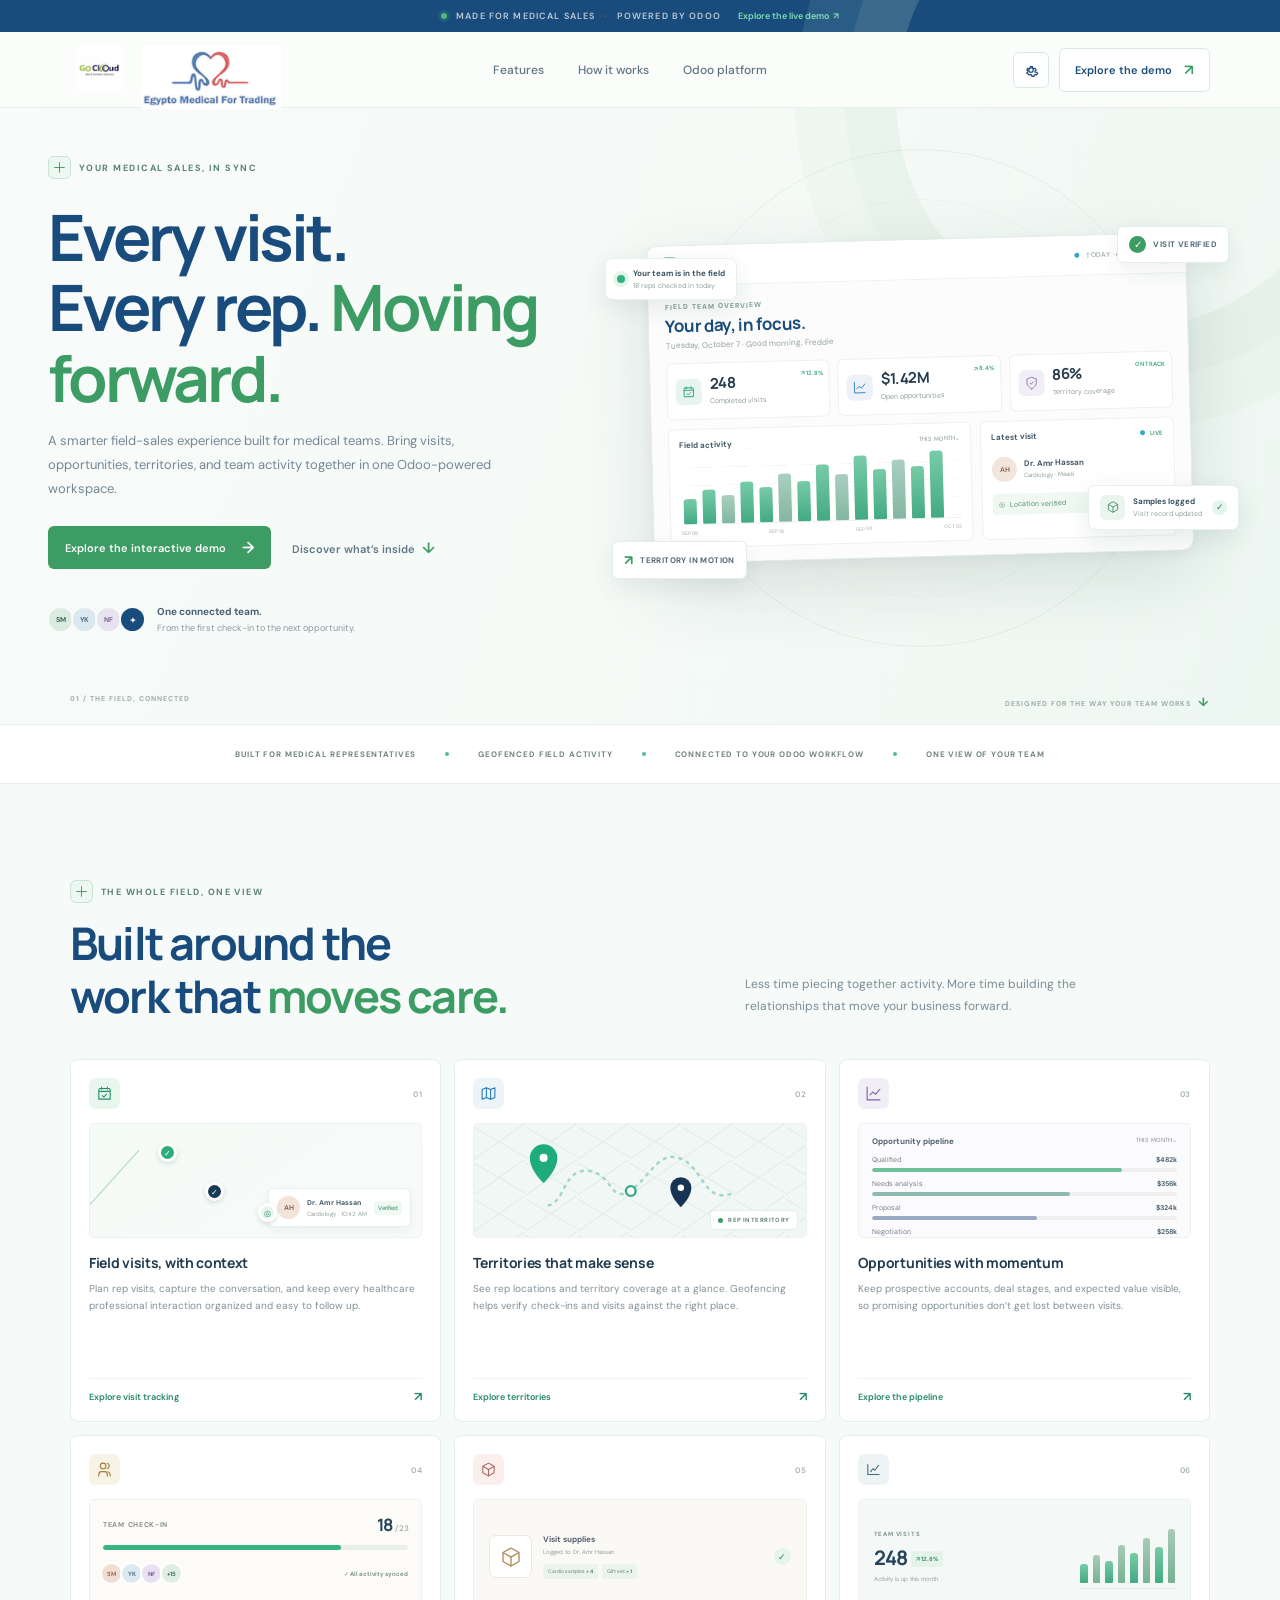
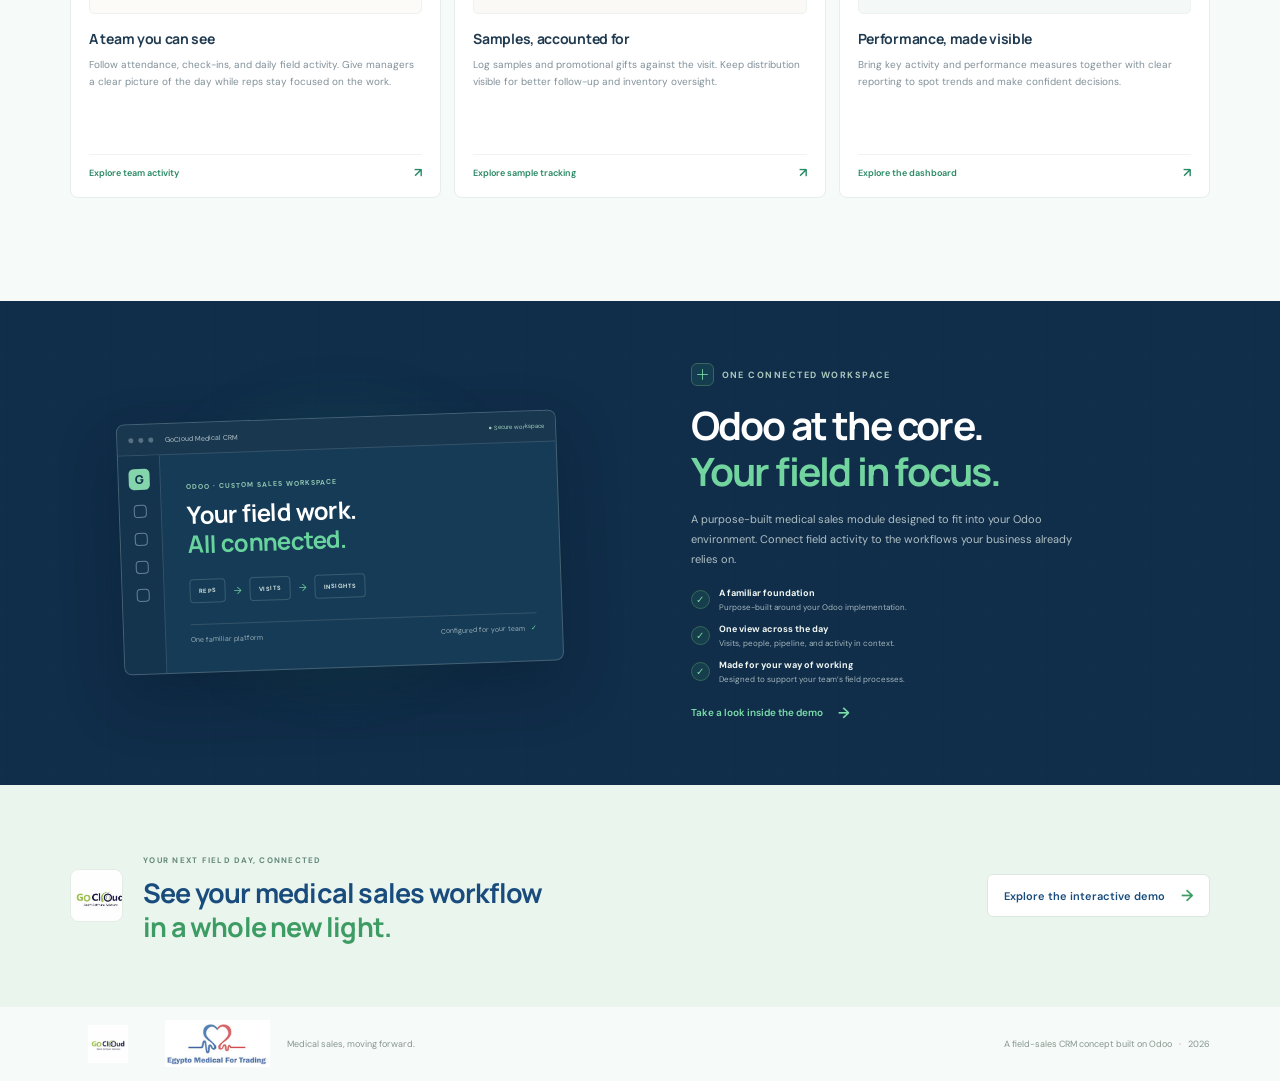
<file: medical_rep.html>
<!DOCTYPE html>
<html lang="en">
<head>
  <meta charset="UTF-8">
  <meta name="viewport" content="width=device-width, initial-scale=1.0">
  <meta name="theme-color" content="#f7faf8">
  <meta name="description" content="Meet GoCloud Medical CRM — the Odoo-powered field sales workspace for medical representatives, visits, opportunities and territories.">
  <title>GoCloud Medical CRM | Better days in the field</title>
  <link rel="preconnect" href="https://fonts.googleapis.com">
  <link rel="preconnect" href="https://fonts.gstatic.com" crossorigin>
  <link href="https://fonts.googleapis.com/css2?family=DM+Sans:wght@400;500;600;700&family=Manrope:wght@400;500;600;700;800&display=swap" rel="stylesheet">
  <link rel="stylesheet" href="landing.css">
  <link rel="stylesheet" href="landing-fixes.css">
  <link rel="stylesheet" href="partner-logos.css">
  <link rel="stylesheet" href="brand-settings.css">
  <link rel="icon" id="brandFavicon" href="assets/brand-icon.svg" type="image/svg+xml">
</head>
<body>
  <div class="announcement"><span class="announcement-pip"></span> MADE FOR MEDICAL SALES <span class="announcement-divider">·</span> POWERED BY ODOO <a href="dashboard.html">Explore the live demo <span>↗</span></a></div>
  <header class="site-header">
    <div class="logo-pair" aria-label="Company websites">
      <a class="company-logo gocloud-logo" href="https://www.gocloudeg.com" aria-label="Visit GoCloud website"><img data-brand-logo="gocloud" src="assets/gocloud-logo.jpe" alt="GoCloud"></a>
      <a class="company-logo egyptomedical-logo" href="https://www.egyptomedical.com/" aria-label="Visit EgyptoMedical website"><img data-brand-logo="egyptomedical" src="assets/egyptomedical-logo.png" alt="EgyptoMedical"></a>
    </div>
    <button class="menu-toggle" id="menuToggle" aria-expanded="false" aria-label="Open navigation"><span></span><span></span></button>
    <nav class="site-nav" id="siteNav" aria-label="Main navigation">
      <a href="#features">Features</a><a href="#how-it-works">How it works</a><a href="#platform">Odoo platform</a>
    </nav>
    <button class="brand-settings-trigger landing-settings-trigger" data-open-brand-settings aria-label="Open brand settings" title="Brand settings"><svg viewBox="0 0 24 24" aria-hidden="true"><circle cx="12" cy="12" r="3"/><path d="m19.4 15 .1.1 1.4 1.1-1.4 2.4-1.7-.7a8 8 0 0 1-1.5.9l-.3 1.8h-2.8l-.3-1.8a8 8 0 0 1-1.5-.9l-1.7.7L6.3 16l1.4-1.1a8 8 0 0 1 0-1.8L6.3 12l1.4-2.4 1.7.7a8 8 0 0 1 1.5-.9l.3-1.8H14l.3 1.8a8 8 0 0 1 1.5.9l1.7-.7 1.4 2.4-1.4 1.1a8 8 0 0 1-.1 1.9Z"/></svg></button>
    <a class="nav-cta" href="https://www.gocloudeg.com">Explore the demo <span>↗</span></a>
  </header>

  <main id="home">
    <section class="hero">
      <div class="hero-grid" aria-hidden="true"></div>
      <div class="hero-inner">
        <div class="hero-copy">
          <div class="kicker"><span class="kicker-mark"><svg viewBox="0 0 24 24"><path d="M12 3v18M3 12h18"/></svg></span> YOUR MEDICAL SALES, IN SYNC</div>
          <h1>Every visit.<br>Every rep. <span>Moving forward.</span></h1>
          <p class="hero-description">A smarter field-sales experience built for medical teams. Bring visits, opportunities, territories, and team activity together in one Odoo-powered workspace.</p>
          <div class="hero-actions"><a class="button button-green" href="dashboard.html">Explore the interactive demo <span>→</span></a><a class="text-cta" href="#features">Discover what’s inside <span>↓</span></a></div>
          <div class="hero-proof"><div class="proof-avatars" aria-hidden="true"><span>SM</span><span>YK</span><span>NF</span><span>+</span></div><p><strong>One connected team.</strong><br>From the first check-in to the next opportunity.</p></div>
        </div>

        <div class="hero-art" aria-label="Illustration of the GoCloud medical sales CRM">
          <div class="art-orbit orbit-one"></div><div class="art-orbit orbit-two"></div>
          <div class="orbit-label label-top"><span class="label-check">✓</span> VISIT VERIFIED</div>
          <div class="orbit-label label-bottom"><span class="label-wave">↗</span> TERRITORY IN MOTION</div>
          <div class="dashboard-preview">
            <div class="preview-topbar"><span class="preview-brand"><span class="preview-logo"><svg viewBox="0 0 24 24"><path d="M12 3v18M3 12h18"/><circle cx="12" cy="12" r="9"/></svg></span> field sales</span><span class="preview-date"><i></i> TODAY · CAIRO</span><span class="preview-user">FM</span></div>
            <div class="preview-content">
              <div class="preview-welcome"><span>FIELD TEAM OVERVIEW</span><strong>Your day, in focus.</strong><small>Tuesday, October 7 · Good morning, Freddie</small></div>
              <div class="preview-metrics">
                <div class="preview-metric"><span class="mini-icon mini-green"><svg viewBox="0 0 24 24"><path d="M8 3v3m8-3v3M4 9h16M6 5h12a2 2 0 0 1 2 2v13H4V7a2 2 0 0 1 2-2Z"/><path d="m9 15 2 2 4-4"/></svg></span><strong>248</strong><small>Completed visits</small><i class="mini-up">↗ 12.8%</i></div>
                <div class="preview-metric"><span class="mini-icon mini-blue"><svg viewBox="0 0 24 24"><path d="M3 3v18h18"/><path d="m7 14 4-4 4 3 6-7"/></svg></span><strong>$1.42M</strong><small>Open opportunities</small><i class="mini-up">↗ 8.4%</i></div>
                <div class="preview-metric"><span class="mini-icon mini-violet"><svg viewBox="0 0 24 24"><path d="M12 22s8-4 8-11V5l-8-3-8 3v6c0 7 8 11 8 11Z"/><path d="m9 12 2 2 4-4"/></svg></span><strong>86%</strong><small>Territory coverage</small><i class="mini-up">ON TRACK</i></div>
              </div>
              <div class="preview-lower">
                <div class="activity-preview"><div class="preview-section-head"><span>Field activity</span><small>THIS MONTH⌄</small></div><div class="chart-bars" aria-hidden="true"><i style="height:37%"></i><i style="height:51%"></i><i style="height:42%"></i><i style="height:61%"></i><i style="height:53%"></i><i style="height:72%"></i><i style="height:60%"></i><i style="height:84%"></i><i style="height:69%"></i><i style="height:95%"></i><i style="height:74%"></i><i style="height:88%"></i><i style="height:78%"></i><i style="height:100%"></i></div><div class="chart-days"><span>SEP 08</span><span>SEP 16</span><span>SEP 24</span><span>OCT 02</span></div></div>
                <div class="visit-preview"><div class="preview-section-head"><span>Latest visit</span><span class="visit-live"><i></i> LIVE</span></div><div class="visit-person"><span class="doctor-avatar">AH</span><span><strong>Dr. Amr Hassan</strong><small>Cardiology · Maadi</small></span></div><div class="visit-verified"><span>◎</span> Location verified <b>✓</b></div></div>
              </div>
            </div>
          </div>
          <div class="floating-note note-samples"><span class="note-icon"><svg viewBox="0 0 24 24"><path d="m12 3 8 4.5v9L12 21l-8-4.5v-9L12 3Z"/><path d="m4.5 7.7 7.5 4.4 7.5-4.4M12 12v9"/></svg></span><span><strong>Samples logged</strong><small>Visit record updated</small></span><span class="note-tick">✓</span></div>
          <div class="floating-note note-team"><span class="team-pulse"></span><span><strong>Your team is in the field</strong><small>18 reps checked in today</small></span></div>
        </div>
      </div>
      <div class="hero-footnote"><span>01 / THE FIELD, CONNECTED</span><span>DESIGNED FOR THE WAY YOUR TEAM WORKS <i>↓</i></span></div>
    </section>

    <section class="trust-strip" aria-label="Platform highlights"><span>BUILT FOR MEDICAL REPRESENTATIVES</span><i></i><span>GEOFENCED FIELD ACTIVITY</span><i></i><span>CONNECTED TO YOUR ODOO WORKFLOW</span><i></i><span>ONE VIEW OF YOUR TEAM</span></section>

    <section class="features section-wrap" id="features">
      <div class="section-intro">
        <div class="kicker"><span class="kicker-mark"><svg viewBox="0 0 24 24"><path d="M12 3v18M3 12h18"/></svg></span> THE WHOLE FIELD, ONE VIEW</div>
        <h2>Built around the<br>work that <span>moves care.</span></h2>
        <p>Less time piecing together activity. More time building the relationships that move your business forward.</p>
      </div>
      <div class="feature-grid">
        <article class="feature-card feature-visits"><div class="feature-card-top"><span class="feature-icon icon-green"><svg viewBox="0 0 24 24"><path d="M8 3v3m8-3v3M4 9h16M6 5h12a2 2 0 0 1 2 2v13H4V7a2 2 0 0 1 2-2Z"/><path d="m9 15 2 2 4-4"/></svg></span><span class="feature-index">01</span></div><div class="feature-illustration visit-illustration"><div class="visit-line"></div><span class="visit-pin pin-a">✓</span><span class="visit-pin pin-b">✓</span><span class="visit-pin pin-c">◎</span><div class="mini-visit-card"><span class="mini-doctor">AH</span><span><strong>Dr. Amr Hassan</strong><small>Cardiology · 10:42 AM</small></span><i>Verified</i></div></div><h3>Field visits, with context</h3><p>Plan rep visits, capture the conversation, and keep every healthcare professional interaction organized and easy to follow up.</p><a href="dashboard.html#visits" aria-label="Explore visit tracking in the demo">Explore visit tracking <span>↗</span></a></article>
        <article class="feature-card feature-territory"><div class="feature-card-top"><span class="feature-icon icon-blue"><svg viewBox="0 0 24 24"><path d="M3 6.5 9 4l6 2.5L21 4v13.5L15 20l-6-2.5L3 20V6.5Z"/><path d="M9 4v13.5M15 6.5V20"/></svg></span><span class="feature-index">02</span></div><div class="feature-illustration map-illustration"><div class="map-grid"></div><svg viewBox="0 0 320 140" aria-hidden="true"><path d="M46 101c22-3 19-46 50-43s27 42 53 24 34-50 62-39 28 56 64 43" fill="none" stroke="#a4d7c1" stroke-width="3" stroke-dasharray="5 5"/><path d="M58 42c0 16-17 31-17 31S24 58 24 42a17 17 0 1 1 34 0Z" fill="#1eac7d"/><circle cx="41" cy="42" r="5" fill="white"/><path d="M224 79c0 12-13 24-13 24s-13-12-13-24a13 13 0 1 1 26 0Z" fill="#173553"/><circle cx="211" cy="79" r="4" fill="white"/><circle cx="149" cy="83" r="6" fill="#fff" stroke="#37aa82" stroke-width="3"/></svg><div class="map-chip"><span></span> REP IN TERRITORY</div></div><h3>Territories that make sense</h3><p>See rep locations and territory coverage at a glance. Geofencing helps verify check-ins and visits against the right place.</p><a href="dashboard.html#territories" aria-label="Explore territories in the demo">Explore territories <span>↗</span></a></article>
        <article class="feature-card feature-pipeline"><div class="feature-card-top"><span class="feature-icon icon-violet"><svg viewBox="0 0 24 24"><path d="M3 3v18h18"/><path d="m7 14 4-4 4 3 6-7"/></svg></span><span class="feature-index">03</span></div><div class="feature-illustration pipeline-illustration"><div class="pipeline-heading">Opportunity pipeline <span>THIS MONTH⌄</span></div><div class="pipeline-item"><span>Qualified</span><b>$482k</b><i><u style="width:82%"></u></i></div><div class="pipeline-item"><span>Needs analysis</span><b>$356k</b><i><u style="width:65%"></u></i></div><div class="pipeline-item"><span>Proposal</span><b>$324k</b><i><u style="width:54%"></u></i></div><div class="pipeline-item"><span>Negotiation</span><b>$258k</b><i><u style="width:40%"></u></i></div></div><h3>Opportunities with momentum</h3><p>Keep prospective accounts, deal stages, and expected value visible, so promising opportunities don’t get lost between visits.</p><a href="dashboard.html#opportunities" aria-label="Explore sales opportunities in the demo">Explore the pipeline <span>↗</span></a></article>
        <article class="feature-card feature-team"><div class="feature-card-top"><span class="feature-icon icon-amber"><svg viewBox="0 0 24 24"><path d="M16 21v-2a4 4 0 0 0-4-4H8a4 4 0 0 0-4 4v2m6-10a4 4 0 1 0 0-8 4 4 0 0 0 0 8Zm6-7.8a4 4 0 0 1 0 7.6M20 21v-2a4 4 0 0 0-3-3.87"/></svg></span><span class="feature-index">04</span></div><div class="feature-illustration team-illustration"><div class="team-illustration-head"><span>TEAM CHECK-IN</span><b>18 <small>/ 23</small></b></div><div class="team-progress"><i></i></div><div class="team-faces"><span class="face-one">SM</span><span class="face-two">YK</span><span class="face-three">NF</span><span class="face-four">+15</span><span class="team-check">✓ All activity synced</span></div></div><h3>A team you can see</h3><p>Follow attendance, check-ins, and daily field activity. Give managers a clear picture of the day while reps stay focused on the work.</p><a href="dashboard.html#team" aria-label="Explore team activity in the demo">Explore team activity <span>↗</span></a></article>
        <article class="feature-card feature-samples"><div class="feature-card-top"><span class="feature-icon icon-rose"><svg viewBox="0 0 24 24"><path d="m12 3 8 4.5v9L12 21l-8-4.5v-9L12 3Z"/><path d="m4.5 7.7 7.5 4.4 7.5-4.4M12 12v9"/></svg></span><span class="feature-index">05</span></div><div class="feature-illustration samples-illustration"><div class="sample-box"><svg viewBox="0 0 24 24"><path d="m12 3 8 4.5v9L12 21l-8-4.5v-9L12 3Z"/><path d="m4.5 7.7 7.5 4.4 7.5-4.4M12 12v9"/></svg></div><div class="sample-details"><strong>Visit supplies</strong><span>Logged to Dr. Amr Hassan</span><div class="sample-pills"><i>Cardio samples <b>× 4</b></i><i>Gift set <b>× 1</b></i></div></div><span class="sample-check">✓</span></div><h3>Samples, accounted for</h3><p>Log samples and promotional gifts against the visit. Keep distribution visible for better follow-up and inventory oversight.</p><a href="dashboard.html#samples" aria-label="Explore sample tracking in the demo">Explore sample tracking <span>↗</span></a></article>
        <article class="feature-card feature-insight"><div class="feature-card-top"><span class="feature-icon icon-navy"><svg viewBox="0 0 24 24"><path d="M4 19V5m0 14h16M8 15l3-4 3 2 5-7"/></svg></span><span class="feature-index">06</span></div><div class="feature-illustration insight-illustration"><div class="insight-copy"><span>TEAM VISITS</span><strong>248 <i>↗ 12.8%</i></strong><small>Activity is up this month</small></div><div class="insight-bars" aria-hidden="true"><i style="height:35%"></i><i style="height:52%"></i><i style="height:42%"></i><i style="height:70%"></i><i style="height:57%"></i><i style="height:84%"></i><i style="height:68%"></i><i style="height:100%"></i></div></div><h3>Performance, made visible</h3><p>Bring key activity and performance measures together with clear reporting to spot trends and make confident decisions.</p><a href="dashboard.html#overview" aria-label="Explore the dashboard demo">Explore the dashboard <span>↗</span></a></article>
      </div>
    </section>

    <section class="platform-section" id="platform">
      <div class="platform-inner">
        <div class="platform-visual"><div class="platform-glow"></div><div class="odoo-window"><div class="odoo-window-bar"><span class="odoo-dot"></span><span class="odoo-dot"></span><span class="odoo-dot"></span><span>GoCloud Medical CRM</span><span class="window-lock">● Secure workspace</span></div><div class="odoo-window-body"><aside><span class="odoo-app-mark">G</span><i></i><i></i><i></i><i></i></aside><div class="odoo-main"><span class="odoo-overline">ODOO · CUSTOM SALES WORKSPACE</span><strong>Your field work.<br><em>All connected.</em></strong><div class="odoo-connect"><span>REPS</span><i>→</i><span>VISITS</span><i>→</i><span>INSIGHTS</span></div><div class="odoo-footer"><span>One familiar platform</span><span>Configured for your team <b>✓</b></span></div></div></div></div></div>
        <div class="platform-copy" id="how-it-works"><div class="kicker"><span class="kicker-mark"><svg viewBox="0 0 24 24"><path d="M12 3v18M3 12h18"/></svg></span> ONE CONNECTED WORKSPACE</div><h2>Odoo at the core.<br><span>Your field in focus.</span></h2><p>A purpose-built medical sales module designed to fit into your Odoo environment. Connect field activity to the workflows your business already relies on.</p><div class="platform-points"><div><span class="point-check">✓</span><span><strong>A familiar foundation</strong><small>Purpose-built around your Odoo implementation.</small></span></div><div><span class="point-check">✓</span><span><strong>One view across the day</strong><small>Visits, people, pipeline, and activity in context.</small></span></div><div><span class="point-check">✓</span><span><strong>Made for your way of working</strong><small>Designed to support your team’s field processes.</small></span></div></div><a class="platform-link" href="dashboard.html">Take a look inside the demo <span>→</span></a></div>
      </div>
    </section>

    <section class="closing-cta"><div class="closing-pattern" aria-hidden="true"></div><div class="closing-inner"><div class="closing-mark"><img src="assets/gocloud-logo.jpe" alt=""></div><div><span class="closing-eyebrow">YOUR NEXT FIELD DAY, CONNECTED</span><h2>See your medical sales workflow<br><span>in a whole new light.</span></h2></div><a class="button button-white" href="dashboard.html">Explore the interactive demo <span>→</span></a></div></section>
  </main>

  <footer class="site-footer"><a class="footer-brand" href="https://www.gocloudeg.com" aria-label="Visit GoCloud website"><img data-brand-logo="gocloud" src="assets/gocloud-logo.jpe" alt="GoCloud"></a><a class="footer-company-logo" href="https://www.egyptomedical.com/" aria-label="Visit EgyptoMedical website"><img data-brand-logo="egyptomedical" src="assets/egyptomedical-logo.png" alt="EgyptoMedical"></a><span>Medical sales, moving forward.</span><span class="footer-right">A field-sales CRM concept built on Odoo <i>·</i> 2026</span></footer>
  <script src="brand-settings.js"></script>
  <script src="landing.js"></script>
</body>
</html>
</file>
<file: styles.css>
:root {
  --ink: #192d42;
  --muted: #8291a3;
  --line: #edf1f5;
  --canvas: #f5f7fa;
  --teal: #169b91;
  --sidebar: #172b3f;
  --sidebar-muted: #91a2b2;
  font-family: "DM Sans", sans-serif;
  color: var(--ink);
  background: var(--canvas);
  font-synthesis: none;
  text-rendering: optimizeLegibility;
  -webkit-font-smoothing: antialiased;
}
* { box-sizing: border-box; }
body { margin: 0; min-width: 360px; min-height: 100vh; background: var(--canvas); }
button, input, select, textarea { font: inherit; }
button, a { -webkit-tap-highlight-color: transparent; }
a { color: inherit; text-decoration: none; }
.app-shell { min-height: 100vh; }
.sidebar { position: fixed; inset: 0 auto 0 0; z-index: 10; display: flex; flex-direction: column; width: 248px; padding: 24px 15px 12px; color: white; background: var(--sidebar); }
.brand { display: flex; align-items: center; gap: 11px; height: 42px; margin: 0 8px 24px; font: 800 19px Manrope, sans-serif; letter-spacing: -.8px; }
.brand-mark { width: 34px; height: 34px; display: grid; place-items: center; color: #8de0ce; border: 1px solid #638279; border-radius: 11px; }
.brand-mark svg { width: 22px; fill: none; stroke: currentColor; stroke-width: 1.7; }
.brand-period { color: #80d6c2; }.brand small { display: block; padding-top: 1px; color: #8ea0b0; font: 600 8px "DM Sans", sans-serif; letter-spacing: 1.6px; }
.workspace-switch { display: flex; align-items: center; gap: 10px; padding: 11px 10px; margin-bottom: 27px; border: 1px solid #35495b; border-radius: 9px; background: #20374c; }
.workspace-avatar { display: grid; place-items: center; width: 32px; height: 32px; border-radius: 8px; background: #d9eee8; color: #257464; font-weight: 700; font-size: 14px; }
.workspace-name { flex: 1; font-size: 11px; font-weight: 600; }.workspace-name small { display: block; margin-top: 3px; color: #9badbb; font-size: 10px; font-weight: 400; }
.chevron { width: 14px; fill: none; stroke: #a7b3be; stroke-width: 1.5; }
.nav-label { margin: 0 10px 9px; color: #8193a3; font-size: 9px; font-weight: 700; letter-spacing: 1.25px; }
.main-nav { display: grid; gap: 3px; }.nav-item { display: flex; align-items: center; gap: 12px; min-height: 39px; padding: 0 11px; color: #a9b7c4; border-radius: 7px; font-size: 12px; font-weight: 500; transition: background .18s, color .18s; }
.nav-item:hover { color: white; background: #23394d; }.nav-item.active { color: #d4f2eb; background: #294b57; font-weight: 600; }
.nav-item svg { width: 17px; height: 17px; flex: 0 0 17px; fill: none; stroke: currentColor; stroke-width: 1.6; stroke-linecap: round; stroke-linejoin: round; }
.nav-count { display: grid; place-items: center; margin-left: auto; width: 20px; height: 19px; border-radius: 5px; color: #b6eade; background: #345b61; font-size: 10px; }
.status-dot,.presence { width: 7px; height: 7px; margin-left: auto; border-radius: 50%; background: #5dd3a6; box-shadow: 0 0 0 3px #315345; }
.tools-label { margin-top: 29px; }.sidebar-bottom { margin-top: auto; }
.help-card { padding: 13px; margin: 0 1px 15px; border: 1px solid #34495b; border-radius: 9px; background: #20374a; }
.help-icon { display: grid; place-items: center; width: 23px; height: 23px; margin-bottom: 9px; border-radius: 7px; color: #99dac9; background: #345351; font-size: 13px; font-weight: 700; }
.help-card strong { font-size: 11px; }.help-card p { margin: 5px 0 10px; color: #9eafbd; font-size: 10px; line-height: 1.45; }.help-card a { color: #9fe3d2; font-size: 10px; font-weight: 600; }.help-card a span { padding-left: 3px; }
.settings-link { margin-bottom: 10px; }.profile { display: flex; align-items: center; gap: 9px; min-height: 53px; padding: 8px 5px 0; border-top: 1px solid #35485a; }
.profile-avatar,.top-avatar { display: grid; place-items: center; width: 30px; height: 30px; border-radius: 50%; color: #425a65; background: #d7e5de; font-size: 10px; font-weight: 700; }
.profile-name { flex: 1; color: #f0f4f6; font-size: 11px; font-weight: 600; }.profile-name small { display: block; margin-top: 3px; color: #9baebb; font-size: 10px; font-weight: 400; }
.icon-button { display: grid; place-items: center; padding: 0; color: inherit; border: 0; background: transparent; cursor: pointer; }.icon-button svg { width: 19px; fill: none; stroke: currentColor; stroke-width: 1.6; stroke-linecap: round; stroke-linejoin: round; }.profile-menu { width: 26px; height: 26px; color: #8da0b0; }.profile-menu svg { fill: currentColor; stroke: none; width: 16px; }
.main-content { min-height: 100vh; margin-left: 248px; }
.topbar { height: 62px; display: flex; align-items: center; justify-content: space-between; padding: 0 38px; border-bottom: 1px solid #e9edf1; background: rgba(255,255,255,.8); }
.breadcrumb { color: #8b99a8; font-size: 11px; }.breadcrumb span { padding: 0 9px; color: #c4cdd5; }.breadcrumb strong { color: #46596b; font-weight: 600; }
.topbar-actions { display: flex; align-items: center; gap: 19px; }.today-label { color: #7b8998; font-size: 10px; }.live-dot,.footer-status { display: inline-block; width: 7px; height: 7px; margin-right: 6px; vertical-align: 1px; border-radius: 50%; background: #38b98a; box-shadow: 0 0 0 3px #e6f6ef; }
.notification-button { position: relative; width: 25px; height: 26px; color: #647789; }.notification-button i { position: absolute; top: 2px; right: 2px; width: 6px; height: 6px; border: 1px solid white; border-radius: 50%; background: #e27a61; }
.top-avatar { width: 29px; height: 29px; font-size: 9px; }
.page-wrap { max-width: 1500px; padding: 28px 38px 18px; margin: 0 auto; }
.welcome-row { display: flex; justify-content: space-between; align-items: center; gap: 18px; margin-bottom: 23px; }
.eyebrow { display: flex; align-items: center; gap: 7px; color: #79908e; font-size: 9px; font-weight: 700; letter-spacing: 1.45px; }.eyebrow-line { width: 17px; height: 1px; background: #56a99a; }.demo-tag { padding: 3px 5px; border-radius: 4px; color: #7c729f; background: #f0eef8; font-size: 7px; letter-spacing: .65px; }
h1,h2,p { margin-top: 0; } h1 { margin: 8px 0 4px; font: 700 25px Manrope,sans-serif; letter-spacing: -.9px; color: #1c3247; }.wave { color: #edae60; font-size: 17px; vertical-align: 3px; }
.welcome-copy { margin: 0; color: #8794a2; font-size: 12px; }.welcome-actions { display: flex; gap: 9px; align-items: center; }
.button { display: inline-flex; align-items: center; justify-content: center; gap: 7px; height: 36px; padding: 0 13px; border: 1px solid transparent; border-radius: 7px; cursor: pointer; font-size: 11px; font-weight: 600; transition: transform .15s, box-shadow .15s, background .15s; }.button:hover { transform: translateY(-1px); box-shadow: 0 5px 12px #1f3b5117; }
.button svg { width: 15px; fill: none; stroke: currentColor; stroke-width: 1.6; stroke-linecap: round; stroke-linejoin: round; }.button-secondary { color: #526577; border-color: #e1e7ec; background: white; }.button-primary { color: #fff; background: #218d7e; box-shadow: 0 3px 7px #138d7d2b; }.button-primary:hover { background: #187c6f; }.button-primary span { font-size: 16px; font-weight: 400; line-height: 10px; }
.filter-bar { min-height: 68px; display: flex; align-items: center; gap: 15px; padding: 11px 14px; margin-bottom: 17px; border: 1px solid #e9edf1; border-radius: 9px; background: #fff; box-shadow: 0 2px 5px #1b334008; }
.filter-heading { display: flex; align-items: center; gap: 8px; min-width: 85px; color: #5e7182; font-size: 10px; font-weight: 600; }.filter-icon { display: grid; place-items: center; width: 26px; height: 26px; border-radius: 6px; color: #598a81; background: #edf6f3; }.filter-icon svg { width: 16px; fill: none; stroke: currentColor; stroke-width: 1.5; stroke-linecap: round; }
.filter-control { display: grid; gap: 4px; width: 177px; }.filter-control > span { color: #97a3af; font-size: 8px; font-weight: 700; letter-spacing: .9px; }.filter-control select { width: 100%; height: 29px; padding: 0 25px 0 9px; appearance: none; border: 1px solid #edf0f3; border-radius: 5px; outline-color: #71b9a9; color: #526474; background: #fafbfd url("data:image/svg+xml,%3Csvg xmlns='http://www.w3.org/2000/svg' width='12' height='12' viewBox='0 0 12 12'%3E%3Cpath d='m3 4.5 3 3 3-3' fill='none' stroke='%237d8c9a' stroke-width='1.2'/%3E%3C/svg%3E") no-repeat right 8px center; font-size: 10px; cursor: pointer; }
.filter-reset { align-self: end; height: 29px; margin-left: auto; padding: 0 9px; border: 0; color: #788a99; background: transparent; cursor: pointer; font-size: 10px; }.filter-reset:hover { color: #168c7c; }
.metric-grid { display: grid; grid-template-columns: repeat(4,minmax(0,1fr)); gap: 14px; margin-bottom: 16px; }.metric-card,.panel { border: 1px solid #e9edf1; border-radius: 9px; background: #fff; box-shadow: 0 2px 5px #1b334008; }
.metric-card { position: relative; min-height: 151px; padding: 15px 16px 12px; overflow: hidden; }.metric-top { display: flex; justify-content: space-between; align-items: center; }.metric-icon { display: grid; place-items: center; width: 29px; height: 29px; border-radius: 7px; }.metric-icon svg { width: 16px; fill: none; stroke: currentColor; stroke-width: 1.55; stroke-linecap: round; stroke-linejoin: round; }
.metric-card-teal .metric-icon { color: #168f80; background: #e8f5f1; }.metric-card-blue .metric-icon { color: #568cc8; background: #edf4fc; }.metric-card-violet .metric-icon { color: #8274c2; background: #f1effb; }.metric-card-amber .metric-icon { color: #c39342; background: #fbf4e8; }
.metric-change { padding: 4px 6px; border-radius: 4px; font-size: 9px; font-weight: 600; }.metric-change.positive { color: #269276; background: #edf8f3; }.metric-change.neutral { color: #9b7b3d; background: #fbf6e9; }.metric-change span { font-size: 10px; }
.metric-value { margin-top: 11px; color: #21364a; font: 700 23px Manrope,sans-serif; letter-spacing: -.8px; }.metric-label { margin-top: 2px; color: #768695; font-size: 10px; }.metric-foot { display: flex; align-items: center; gap: 6px; margin-top: 12px; color: #95a1ad; font-size: 9px; }.metric-accent { width: 5px; height: 5px; border-radius: 50%; background: #43b39d; }.metric-card-blue .metric-accent { background: #77a5da; }.metric-card-violet .metric-accent { background: #9b8cdb; }.metric-card-amber .metric-accent { background: #d5a94e; }.foot-total { margin-left: auto; color: #708193; font-weight: 600; }
.progress-track { height: 3px; margin-top: 8px; overflow: hidden; border-radius: 4px; background: #edf1f4; }.progress-track span { display: block; height: 100%; border-radius: 4px; background: #4eb6a0; }.metric-card-amber .progress-track span { background: #d5a94e; }.sparkline { position: absolute; right: 13px; bottom: 8px; width: 85px; height: 22px; color: #84b2dd; opacity: .75; }.sparkline svg { width: 100%; height: 100%; }.coverage-dots { display: flex; gap: 4px; position: absolute; right: 15px; bottom: 16px; }.coverage-dots i { width: 6px; height: 6px; border-radius: 2px; background: #9184cc; }.coverage-dots i.muted { background: #eceaf5; }
.analytics-grid { display: grid; grid-template-columns: minmax(0,1.62fr) minmax(320px,1fr); gap: 15px; margin-bottom: 16px; }.panel { min-width: 0; padding: 16px 17px; }
.panel-heading { display: flex; align-items: flex-start; justify-content: space-between; gap: 12px; }.panel h2 { margin: 0; color: #263b4e; font: 700 13px Manrope,sans-serif; letter-spacing: -.25px; }.panel-subtitle { margin: 4px 0 0; color: #94a0ac; font-size: 10px; }.panel-title-row { display: flex; align-items: center; gap: 8px; }.live-pill { padding: 3px 6px; border-radius: 4px; color: #2a997c; background: #edf8f4; font-size: 8px; font-weight: 700; letter-spacing: .4px; }.live-pill i { display: inline-block; width: 5px; height: 5px; margin-right: 3px; border-radius: 50%; background: #43b28e; vertical-align: 1px; }
.segmented-control { display: flex; padding: 2px; border: 1px solid #edf0f3; border-radius: 6px; background: #fafbfc; }.segment { height: 24px; padding: 0 9px; border: 0; border-radius: 4px; color: #8d9aa7; background: transparent; cursor: pointer; font-size: 9px; }.segment.active { color: #496b68; background: white; box-shadow: 0 1px 3px #172b3f17; font-weight: 600; }
.chart-summary { display: flex; align-items: baseline; gap: 7px; margin: 18px 0 8px 31px; color: #91a0ad; font-size: 9px; }.chart-summary > strong { color: #243a4f; font: 700 20px Manrope,sans-serif; letter-spacing: -.5px; }.chart-legend { display: flex; align-items: center; gap: 5px; margin-left: auto; color: #82909e; }.chart-legend i { width: 7px; height: 7px; border-radius: 2px; background: #36aa96; }.chart-legend .legend-target { margin-left: 8px; background: #c9d6dc; }
.chart-wrap { display: flex; height: 160px; gap: 8px; }.y-labels { display: flex; flex-direction: column; justify-content: space-between; width: 22px; padding-bottom: 23px; color: #a3adb8; font-size: 8px; text-align: right; }.chart-main { position: relative; flex: 1; min-width: 0; }.chart-gridlines { position: absolute; inset: 2px 0 24px; display: flex; flex-direction: column; justify-content: space-between; }.chart-gridlines i { width: 100%; border-top: 1px dashed #edf0f2; }.chart-main svg { position: absolute; inset: 0 0 23px; width: 100%; height: calc(100% - 23px); overflow: visible; }.chart-bar { fill: #54b8a3; transition: height .35s, y .35s, fill .2s; }.chart-bar:hover { fill: #198e7e; }.chart-target { stroke: #c5d5d8; stroke-width: 1; stroke-dasharray: 4 4; }.x-labels { position: absolute; right: 0; bottom: 0; left: 0; display: flex; justify-content: space-around; color: #9ba7b1; font-size: 8px; }.chart-foot { display: flex; justify-content: space-between; padding-top: 11px; margin-top: 3px; border-top: 1px solid #f0f2f4; color: #8c99a5; font-size: 9px; }.chart-foot strong { color: #42596b; font-weight: 600; }.foot-dot { display: inline-block; width: 6px; height: 6px; margin-right: 5px; border-radius: 50%; background: #4db69f; }
.pipeline-panel { padding-bottom: 12px; }.more-button { width: 25px; height: 22px; border: 1px solid #edf0f2; border-radius: 5px; color: #84929f; background: #fff; line-height: 12px; font-size: 17px; cursor: pointer; }.pipeline-total { display: grid; grid-template-columns: 1fr auto; gap: 2px; margin: 17px 0 15px; }.pipeline-total > span:first-child { color: #93a0ac; font-size: 9px; }.pipeline-total strong { grid-column: 1; color: #283e52; font: 700 21px Manrope,sans-serif; letter-spacing: -.6px; }.forecast-change { grid-column: 2; grid-row: 2; align-self: end; color: #32977c; font-size: 9px; font-weight: 600; }.forecast-change small { color: #a0aab4; font-size: 9px; font-weight: 400; }
.pipeline-stages { display: grid; gap: 12px; }.stage-label { display: flex; justify-content: space-between; margin-bottom: 5px; color: #65788a; font-size: 9px; }.stage-label > span:last-child { color: #475c6f; font-weight: 600; }.stage-label small { padding-left: 4px; color: #a2adb7; font-size: 8px; font-weight: 400; }.stage-track { height: 5px; overflow: hidden; border-radius: 6px; background: #f0f3f5; }.stage-track i { display: block; height: 100%; border-radius: inherit; }.stage-qualified { background: #45ae97; }.stage-analysis { background: #78b6b0; }.stage-proposal { background: #82a5ce; }.stage-negotiation { background: #b39bd0; }.panel-link { display: flex; justify-content: space-between; padding-top: 11px; margin-top: 12px; border-top: 1px solid #f0f2f4; color: #288c7c; font-size: 9px; font-weight: 600; }.panel-link span,.text-link span { font-size: 14px; }
.bottom-grid { display: grid; grid-template-columns: minmax(0,1.62fr) minmax(320px,1fr); gap: 15px; }.visits-panel { padding-bottom: 4px; }.text-link { color: #318e7e; font-size: 9px; font-weight: 600; white-space: nowrap; }.table-scroll { overflow-x: auto; }table { width: 100%; margin-top: 15px; border-collapse: collapse; text-align: left; white-space: nowrap; }th { height: 27px; border-bottom: 1px solid #edf0f2; color: #9aa6b1; font-size: 8px; font-weight: 700; letter-spacing: .55px; }td { height: 49px; border-bottom: 1px solid #f0f2f4; color: #687b8b; font-size: 9px; }tbody tr:last-child td { border-bottom: 0; }td:first-child { min-width: 143px; }td:nth-child(2) { min-width: 127px; color: #465a6d; font-weight: 600; }td:nth-child(2) small { display: block; padding-top: 3px; color: #9ba7b1; font-size: 8px; font-weight: 400; }.rep-cell { display: flex; align-items: center; gap: 8px; color: #43596c; font-weight: 600; }.rep-cell small { display: block; margin-top: 3px; color: #9ba7b1; font-size: 8px; font-weight: 400; }.rep-avatar { display: grid; place-items: center; width: 27px; height: 27px; flex: 0 0 27px; border-radius: 50%; font-size: 8px; font-weight: 700; }.avatar-peach { color: #a96d54; background: #f5e5dc; }.avatar-blue { color: #55769a; background: #e2edf6; }.avatar-lilac { color: #7c669d; background: #eee7f5; }.location-cell { display: inline-flex; align-items: center; gap: 4px; }.location-cell svg { width: 13px; fill: none; stroke: #72a99e; stroke-width: 1.2; }.status-tag { display: inline-flex; align-items: center; gap: 5px; padding: 4px 6px; border-radius: 4px; font-size: 8px; }.status-verified { color: #318c71; background: #edf7f2; }.status-tag i { width: 5px; height: 5px; border-radius: 50%; background: currentColor; }
.team-panel { padding-bottom: 10px; }.team-summary { display: grid; grid-template-columns: repeat(3,1fr); padding: 13px 0 12px; margin: 12px 0 3px; border-top: 1px solid #f0f2f4; border-bottom: 1px solid #f0f2f4; }.team-summary div { display: grid; gap: 3px; }.team-summary div + div { padding-left: 12px; border-left: 1px solid #edf0f2; }.team-summary strong { color: #294156; font: 700 17px Manrope,sans-serif; }.team-summary span { color: #9aa6b1; font-size: 8px; }.team-list { display: grid; }.team-person { display: flex; align-items: center; gap: 8px; min-height: 44px; border-bottom: 1px solid #f2f4f5; }.team-person:last-child { border: 0; }.person-name { flex: 1; color: #4c6173; font-size: 9px; font-weight: 600; }.person-name small { display: block; margin-top: 3px; color: #a0aab4; font-size: 8px; font-weight: 400; }.person-activity { color: #758796; font-size: 9px; }.presence { width: 6px; height: 6px; margin: 0 3px 0 2px; background: #43b991; box-shadow: 0 0 0 3px #ebf7f1; }
.page-footer { display: flex; justify-content: space-between; padding: 16px 2px 0; color: #a1acb6; font-size: 9px; }.footer-dot { padding: 0 5px; color: #c5ccd2; }.footer-status { width: 6px; height: 6px; margin-right: 3px; box-shadow: none; }
.toast { position: fixed; right: 24px; bottom: 24px; z-index: 40; padding: 11px 15px; transform: translateY(12px); border: 1px solid #dcebe5; border-radius: 8px; color: #315e53; background: white; box-shadow: 0 8px 28px #172b3f1c; font-size: 12px; opacity: 0; pointer-events: none; transition: opacity .2s, transform .2s; }.toast.visible { transform: translateY(0); opacity: 1; }
.modal-backdrop { position: fixed; inset: 0; z-index: 30; display: grid; place-items: center; padding: 20px; background: #15283d73; opacity: 0; visibility: hidden; transition: opacity .2s, visibility .2s; }.modal-backdrop.open { opacity: 1; visibility: visible; }.visit-modal { position: relative; width: min(100%, 460px); padding: 27px; border: 1px solid #e6edf0; border-radius: 12px; background: #fff; box-shadow: 0 20px 60px #14283b30; transform: translateY(8px); transition: transform .2s; }.modal-backdrop.open .visit-modal { transform: translateY(0); }.modal-close { position: absolute; top: 16px; right: 16px; width: 28px; height: 28px; color: #7e8c99; border-radius: 6px; font-size: 23px; }.modal-close:hover { background: #f3f6f7; }.modal-symbol { display: grid; place-items: center; width: 38px; height: 38px; margin-bottom: 14px; border-radius: 10px; color: #198f7f; background: #eaf5f2; }.modal-symbol svg { width: 20px; fill: none; stroke: currentColor; stroke-width: 1.5; stroke-linecap: round; stroke-linejoin: round; }.visit-modal h2 { margin: 0; font: 700 18px Manrope,sans-serif; }.visit-modal > p { margin: 6px 0 20px; color: #83919e; font-size: 11px; }.visit-modal form { display: grid; gap: 13px; }.visit-modal label { display: grid; gap: 6px; color: #617383; font-size: 10px; font-weight: 600; }.visit-modal input,.visit-modal select,.visit-modal textarea { width: 100%; min-height: 36px; padding: 9px 10px; outline-color: #73b9a8; border: 1px solid #e5eaee; border-radius: 6px; color: #44596b; background: #fcfdfe; font-size: 11px; }.visit-modal textarea { resize: vertical; }.visit-modal input::placeholder,.visit-modal textarea::placeholder { color: #aab4bd; font-weight: 400; }.modal-form-row { display: grid; grid-template-columns: 1fr 1fr; gap: 10px; }.geofence-notice { display: flex; align-items: center; gap: 9px; padding: 10px; border: 1px solid #e1f0e9; border-radius: 7px; color: #319179; background: #f5faf7; }.geofence-notice > span:first-child { font-size: 17px; }.geofence-notice strong { display: block; color: #4a776b; font-size: 10px; }.geofence-notice small { display: block; margin-top: 3px; color: #8ba79e; font-size: 9px; }.geofence-notice .presence { margin-left: auto; }.submit-visit { width: 100%; height: 39px; margin-top: 2px; }.submit-visit span { margin-left: auto; font-size: 15px; }
.mobile-menu { display: grid; width: 28px; height: 28px; color: #5d7080; }
.app-shell.sidebar-collapsed .sidebar { width: 0; padding: 0; overflow: hidden; }
.app-shell.sidebar-collapsed .main-content { margin-left: 0; }
@media (min-width: 1500px) { .page-wrap { padding-top: 35px; }.metric-card { min-height: 159px; }.chart-wrap { height: 180px; } }
@media (max-width: 1150px) { .sidebar { width: 220px; }.main-content { margin-left: 220px; }.page-wrap { padding-right: 24px; padding-left: 24px; }.topbar { padding: 0 24px; }.filter-bar { gap: 10px; }.filter-heading { min-width: 73px; }.filter-control { width: auto; flex: 1; min-width: 115px; }.metric-grid { gap: 10px; }.metric-card { padding-right: 12px; padding-left: 12px; }.analytics-grid,.bottom-grid { grid-template-columns: minmax(0,1.4fr) minmax(290px,1fr); } }
@media (max-width: 900px) { .sidebar { width: 68px; padding: 20px 10px 10px; align-items: center; }.brand { margin: 0 0 22px; }.brand > span:last-child,.workspace-name,.workspace-switch .chevron,.nav-label,.nav-item:not(.active) { display: none; }.workspace-switch { justify-content: center; width: 45px; padding: 6px; margin-bottom: 25px; }.main-nav { width: 100%; }.nav-item { justify-content: center; padding: 0; font-size: 0; }.nav-item svg { width: 18px; }.nav-count,.status-dot { display: none; }.tools-label { display: none; }.sidebar-bottom { width: 100%; }.help-card { display: none; }.settings-link { display: flex !important; }.profile { justify-content: center; padding: 10px 0 0; }.profile-name,.profile-menu { display: none; }.main-content { margin-left: 68px; }.analytics-grid,.bottom-grid { grid-template-columns: minmax(0,1.45fr) minmax(260px,1fr); }.filter-heading { min-width: 30px; font-size: 0; }.filter-control { min-width: 90px; }.metric-value { font-size: 21px; } }
@media (max-width: 700px) { .topbar { height: 54px; padding: 0 18px; }.breadcrumb { margin-right: auto; margin-left: 9px; }.today-label { display: none; }.topbar-actions { gap: 11px; }.sidebar { width: 0; padding: 0; overflow: hidden; transition: width .2s, padding .2s; }.sidebar.open { width: 248px; padding: 20px 15px 12px; align-items: stretch; box-shadow: 12px 0 35px #172b3f28; }.sidebar.open .brand { margin: 0 8px 24px; }.sidebar.open .brand > span:last-child,.sidebar.open .workspace-name,.sidebar.open .workspace-switch .chevron,.sidebar.open .nav-label,.sidebar.open .nav-item:not(.active),.sidebar.open .nav-count,.sidebar.open .help-card,.sidebar.open .profile-name,.sidebar.open .profile-menu { display: initial; }.sidebar.open .brand { display:flex; }.sidebar.open .workspace-switch { justify-content: flex-start; width: auto; padding: 11px 10px; margin-bottom: 27px; }.sidebar.open .nav-item { justify-content: flex-start; padding: 0 11px; font-size: 12px; }.sidebar.open .nav-item svg { width: 17px; }.sidebar.open .tools-label { display: block; }.sidebar.open .sidebar-bottom { width: auto; }.sidebar.open .help-card { display: block; }.sidebar.open .profile { justify-content: flex-start; padding: 8px 5px 0; }.sidebar.open .profile-name { display: block; }.sidebar.open .profile-menu { display: grid; }.main-content { margin-left: 0; }.page-wrap { padding: 22px 16px 16px; }.welcome-row { align-items: flex-start; flex-direction: column; margin-bottom: 17px; }.welcome-actions { width: 100%; }.welcome-actions .button { flex: 1; }.filter-bar { display: grid; grid-template-columns: 1fr 1fr; gap: 10px; padding: 12px; }.filter-heading { grid-column: 1 / -1; font-size: 10px; }.filter-control { min-width: 0; }.filter-reset { align-self: end; height: 29px; margin: 0 0 0 auto; }.metric-grid { grid-template-columns: repeat(2,minmax(0,1fr)); gap: 10px; }.metric-card { min-height: 148px; }.analytics-grid,.bottom-grid { grid-template-columns: 1fr; gap: 11px; }.chart-wrap { height: 160px; }.pipeline-panel { min-height: 300px; }.page-footer { gap: 9px; flex-direction: column; }.page-footer > span:last-child { text-align: left; } }
@media (max-width: 420px) { h1 { font-size: 22px; }.welcome-copy { max-width: 300px; line-height: 1.5; }.metric-card { padding: 12px 10px; }.metric-value { font-size: 20px; }.metric-foot { gap: 4px; font-size: 8px; }.foot-total { font-size: 8px; }.panel { padding-right: 12px; padding-left: 12px; }.segment { padding: 0 6px; }.chart-summary { margin-left: 25px; }.modal-form-row { grid-template-columns: 1fr; }.visit-modal { padding: 22px; } }
</file>
<file: partner-logos.css>
.logo-pair {
  display: flex;
  align-items: center;
  gap: 10px;
  flex: 0 0 auto;
}

.company-logo {
  display: grid;
  place-items: center;
  height: 48px;
  overflow: hidden;
}

.company-logo img {
  display: block;
  max-height: 100%;
  object-fit: contain;
}

.gocloud-logo {
  width: 58px;
}

.gocloud-logo img {
  width: 48px;
  height: 48px;
}

.egyptomedical-logo {
  width: 146px;
  overflow: visible;
}

.egyptomedical-logo img {
  width: 140px;
  height: auto;
  max-height: none;
}

.dashboard-company-logos {
  display: flex;
  align-items: center;
  gap: 8px;
  min-height: 49px;
  padding: 0 4px;
  margin: -12px 4px 20px;
}

.dashboard-company-logos a {
  display: grid;
  place-items: center;
  height: 46px;
  overflow: hidden;
  border-radius: 4px;
  background: #fff;
}

.dashboard-company-logos a:first-child {
  width: 40px;
}

.dashboard-company-logos a:last-child {
  width: 138px;
}

.dashboard-company-logos img {
  display: block;
  width: 100%;
  max-height: 100%;
  object-fit: contain;
}

@media (max-width: 760px) {
  .logo-pair {
    gap: 4px;
  }

  .company-logo {
    height: 42px;
  }

  .gocloud-logo {
    width: 44px;
  }

  .gocloud-logo img {
    width: 42px;
    height: 42px;
  }

  .egyptomedical-logo {
    width: 112px;
  }

  .egyptomedical-logo img {
    width: 108px;
    height: auto;
    max-height: none;
  }

  .dashboard-company-logos {
    margin-top: -12px;
  }
}
</file>
<file: brand-settings.css>
:root {
  --brand-navy: #194c7d;
  --brand-blue: #2879b8;
  --brand-red: #d95160;
  --brand-cyan: #35a8c5;
  --brand-green: #3c9c63;
  --navy: var(--brand-navy);
  --navy-deep: var(--brand-navy);
  --navy-soft: var(--brand-blue);
  --green: var(--brand-green);
  --green-bright: #55b87a;
  --teal: var(--brand-green);
  --sidebar: var(--brand-navy);
  --sidebar-muted: var(--brand-cyan);
}

.announcement-divider,
.wave,
.footer-right i {
  color: var(--brand-red);
}

.icon-blue,
.mini-blue {
  color: var(--brand-blue);
}

.visit-live i,
.preview-date i,
.footer-status {
  background-color: var(--brand-cyan);
}

.sidebar .brand-mark {
  color: var(--brand-cyan);
}

.brand-settings-trigger {
  display: grid;
  place-items: center;
  width: 36px;
  height: 36px;
  flex: 0 0 36px;
  padding: 0;
  border: 1px solid #dce9e2;
  border-radius: 6px;
  color: var(--brand-navy);
  background: #fff;
  cursor: pointer;
}

.brand-settings-trigger:hover {
  border-color: var(--brand-green);
  color: var(--brand-green);
}

.brand-settings-trigger svg {
  width: 18px;
  fill: none;
  stroke: currentColor;
  stroke-width: 1.6;
  stroke-linecap: round;
  stroke-linejoin: round;
}

.landing-settings-trigger {
  margin-left: auto;
  margin-right: 10px;
}

.footer-company-logo {
  display: grid;
  place-items: center;
  width: 105px;
  height: 48px;
  overflow: hidden;
}

.footer-company-logo img {
  display: block;
  width: 100%;
  height: auto;
  max-height: 100%;
  object-fit: contain;
}

.site-footer .footer-brand {
  flex: 0 0 78px;
}

.brand-settings-backdrop {
  position: fixed;
  inset: 0;
  z-index: 100;
  display: grid;
  place-items: center;
  padding: 18px;
  background: #10283dbb;
}

.brand-settings-backdrop[hidden] {
  display: none;
}

.brand-settings-dialog {
  width: min(100%, 590px);
  max-height: min(90vh, 780px);
  overflow: auto;
  padding: 24px;
  border: 1px solid #e2eae5;
  border-radius: 12px;
  background: #fff;
  box-shadow: 0 24px 70px #071a2a54;
}

.brand-settings-heading {
  display: flex;
  justify-content: space-between;
  align-items: flex-start;
  gap: 14px;
}

.brand-settings-heading h2 {
  margin: 0;
  color: var(--brand-navy);
  font: 700 20px Manrope, sans-serif;
}

.brand-settings-heading p {
  margin: 6px 0 0;
  color: #788992;
  font-size: 12px;
  line-height: 1.55;
}

.brand-settings-close {
  width: 30px;
  height: 30px;
  border: 1px solid #e6ece8;
  border-radius: 6px;
  color: #60747f;
  background: #fff;
  cursor: pointer;
  font-size: 20px;
}

.brand-settings-colors {
  display: grid;
  grid-template-columns: repeat(5, minmax(0, 1fr));
  gap: 8px;
  margin: 19px 0;
}

.brand-color-chip {
  display: grid;
  gap: 6px;
  color: #71818a;
  font-size: 9px;
}

.brand-color-chip span {
  display: flex;
  align-items: center;
  gap: 5px;
}

.brand-color-chip i {
  width: 12px;
  height: 12px;
  border: 1px solid #dce4df;
  border-radius: 50%;
  background: var(--chip-color);
}

.brand-settings-json-label {
  display: block;
  margin-bottom: 7px;
  color: #385267;
  font-size: 11px;
  font-weight: 700;
}

.brand-settings-json {
  display: block;
  width: 100%;
  min-height: 250px;
  padding: 13px;
  resize: vertical;
  border: 1px solid #dfe8e3;
  border-radius: 7px;
  outline-color: var(--brand-green);
  color: #345166;
  background: #f8faf9;
  font: 11px/1.6 Consolas, "Courier New", monospace;
  tab-size: 2;
}

.brand-settings-help {
  margin: 8px 0 0;
  color: #829199;
  font-size: 10px;
  line-height: 1.6;
}

.brand-settings-help code {
  color: #486579;
}

.brand-settings-error {
  min-height: 17px;
  margin: 8px 0 0;
  color: #b93948;
  font-size: 11px;
}

.brand-settings-actions {
  display: flex;
  justify-content: flex-end;
  flex-wrap: wrap;
  gap: 8px;
  margin-top: 14px;
}

.brand-settings-actions button {
  min-height: 35px;
  padding: 0 12px;
  border: 1px solid #dfe8e3;
  border-radius: 6px;
  color: #536a78;
  background: white;
  cursor: pointer;
  font-size: 10px;
  font-weight: 600;
}

.brand-settings-actions button:hover {
  border-color: var(--brand-green);
}

.brand-settings-actions .brand-settings-apply {
  border-color: var(--brand-green);
  color: white;
  background: var(--brand-green);
}

@media (max-width: 760px) {
  .landing-settings-trigger {
    width: 32px;
    height: 34px;
    flex-basis: 32px;
    margin-right: 6px;
  }

  .dashboard-company-logos a {
    height: 40px;
  }

  .dashboard-company-logos a:first-child {
    width: 35px;
  }

  .dashboard-company-logos a:last-child {
    width: 120px;
  }
}

@media (max-width: 460px) {
  .brand-settings-dialog {
    padding: 18px;
  }

  .brand-settings-colors {
    grid-template-columns: repeat(3, minmax(0, 1fr));
  }
}
</file>
<file: dashboard-enhancements.css>
.filter-bar {
  display: grid;
  grid-template-columns: repeat(6, minmax(0, 1fr));
  gap: 10px;
}

.filter-heading {
  grid-column: 1 / -1;
}

.filter-control {
  width: auto;
  min-width: 0;
}

.filter-reset {
  grid-column: 6;
  justify-self: end;
  margin-left: 0;
}

.leaderboard-grid {
  display: grid;
  grid-template-columns: repeat(2, minmax(0, 1fr));
  gap: 15px;
  margin-bottom: 16px;
}

.leaderboard-panel {
  min-width: 0;
  padding-bottom: 10px;
}

.leaderboard-badge {
  padding: 5px 7px;
  border-radius: 5px;
  color: #936c2e;
  background: #fbf5e9;
  font-size: 8px;
  font-weight: 700;
  letter-spacing: .4px;
  white-space: nowrap;
}

.area-badge {
  color: #338274;
  background: #edf7f3;
}

.leaderboard-list {
  display: grid;
  gap: 11px;
  margin-top: 15px;
}

.leaderboard-row {
  display: grid;
  grid-template-columns: 24px minmax(0, 1fr) auto;
  align-items: center;
  gap: 8px;
  min-width: 0;
}

.leader-rank {
  display: grid;
  place-items: center;
  width: 22px;
  height: 22px;
  border-radius: 6px;
  color: #768794;
  background: #f1f4f5;
  font-size: 9px;
  font-weight: 700;
}

.leaderboard-row:first-child .leader-rank {
  color: #a17d35;
  background: #fbf3df;
}

.leader-name {
  overflow: hidden;
  color: #43596b;
  font-size: 9px;
  font-weight: 600;
  text-overflow: ellipsis;
  white-space: nowrap;
}

.leader-name small {
  display: block;
  margin-top: 3px;
  color: #98a4ae;
  font-size: 8px;
  font-weight: 400;
}

.leader-result {
  display: grid;
  justify-items: end;
  gap: 3px;
  color: #297f68;
  font-size: 10px;
  font-weight: 700;
  white-space: nowrap;
}

.leader-result small {
  color: #98a4ae;
  font-size: 8px;
  font-weight: 400;
}

.leader-empty {
  padding: 12px 0;
  color: #8796a2;
  font-size: 10px;
}

.heatmap-grid {
  margin-bottom: 16px;
}

.heatmap-panel {
  padding-bottom: 13px;
}

.heatmap-legend {
  display: flex;
  align-items: center;
  gap: 6px;
  color: #8a999f;
  font-size: 8px;
  font-weight: 700;
  letter-spacing: .5px;
  white-space: nowrap;
}

.heatmap-legend i {
  width: 9px;
  height: 9px;
  border-radius: 50%;
  background: #d95160;
  box-shadow: 0 0 0 3px #f9e9ea;
}

.heatmap-content {
  display: grid;
  grid-template-columns: minmax(190px, .7fr) minmax(0, 1.3fr);
  align-items: center;
  gap: 16px;
  margin-top: 9px;
}

.egypt-map-wrap {
  display: grid;
  justify-items: center;
  min-height: 265px;
  padding: 7px 10px 8px;
  border: 1px solid #edf1f3;
  border-radius: 7px;
  background: linear-gradient(145deg, #f9fbfc, #f3f7f8);
}

.egypt-map {
  display: block;
  width: min(100%, 202px);
  height: 246px;
  overflow: visible;
}

.map-country {
  fill: #e6edf0;
}

.map-region-fill {
  stroke: #fff;
  stroke-width: 1.4;
}

.region-west {
  fill: #d5e5ed;
}

.region-north {
  fill: #deeaef;
}

.region-cairo {
  fill: #e8e7e7;
}

.region-canal {
  fill: #dfe8ed;
}

.region-upper {
  fill: #e8edef;
}

.map-border {
  fill: none;
  stroke: #fff;
  stroke-width: 2;
}

.map-nile {
  fill: none;
  stroke: #49a9c3;
  stroke-width: 3.5;
  stroke-linecap: round;
  opacity: .75;
}

.map-heat {
  fill: #d95160;
  fill-opacity: .3;
  mix-blend-mode: multiply;
  transition: fill-opacity .2s, r .2s, stroke .2s;
}

.map-heat.selected {
  fill: #194c7d;
  fill-opacity: .75 !important;
  stroke: #fff;
  stroke-width: 2;
}

.map-outline {
  fill: none;
  stroke: #8ca4b0;
  stroke-width: 1.5;
  stroke-linejoin: round;
}

.map-city {
  cursor: pointer;
  outline: none;
}

.map-city circle {
  fill: #194c7d;
  stroke: #fff;
  stroke-width: 2;
  transition: r .18s, fill .18s;
}

.map-city text {
  fill: #314c61;
  font-family: "DM Sans", sans-serif;
  font-size: 8px;
  font-weight: 700;
  paint-order: stroke;
  stroke: #f7f9fa;
  stroke-width: 2.4px;
  stroke-linejoin: round;
}

.map-city:hover circle,
.map-city:focus circle,
.map-city.selected circle {
  r: 7px;
  fill: #d95160;
}

.map-scale {
  display: flex;
  align-items: center;
  gap: 5px;
  color: #94a1a8;
  font-size: 7px;
  font-weight: 700;
  letter-spacing: .4px;
}

.map-scale i {
  width: 13px;
  height: 7px;
  border-radius: 2px;
  background: #eab8bd;
}

.map-scale i:nth-of-type(2) {
  background: #dd8792;
}

.map-scale i:nth-of-type(3) {
  background: #cf6372;
}

.map-scale i:nth-of-type(4) {
  background: #b84454;
}

.region-rankings {
  display: grid;
  grid-template-columns: repeat(2, minmax(0, 1fr));
  gap: 7px;
}

.region-row {
  display: grid;
  grid-template-columns: 24px minmax(0, 1fr) auto;
  align-items: center;
  gap: 8px;
  min-width: 0;
  min-height: 62px;
  padding: 8px;
  border: 1px solid #edf1f3;
  border-radius: 6px;
  background: #fff;
  text-align: left;
  cursor: pointer;
  transition: border-color .18s, background .18s, transform .18s;
}

.region-row:hover,
.region-row.selected {
  transform: translateY(-1px);
  border-color: #e5b8be;
  background: #fffafb;
}

.region-rank {
  display: grid;
  place-items: center;
  width: 22px;
  height: 22px;
  border-radius: 5px;
  color: #a04b59;
  background: #faecee;
  font-size: 8px;
  font-weight: 700;
}

.region-name {
  min-width: 0;
  overflow: hidden;
  color: #43596b;
  font-size: 9px;
  font-weight: 600;
  text-overflow: ellipsis;
  white-space: nowrap;
}

.region-name small {
  display: block;
  overflow: hidden;
  margin-top: 3px;
  color: #99a5ac;
  font-size: 7px;
  font-weight: 400;
  text-overflow: ellipsis;
}

.region-name > i {
  display: block;
  height: 3px;
  overflow: hidden;
  margin-top: 6px;
  border-radius: 4px;
  background: #f2f3f4;
}

.region-name > i u {
  display: block;
  width: var(--region-intensity);
  height: 100%;
  border-radius: inherit;
  background: linear-gradient(90deg, #e2a1a8, #c84e60);
  text-decoration: none;
}

.region-visits {
  color: #394f62;
  font: 700 12px Manrope, sans-serif;
  text-align: right;
  white-space: nowrap;
}

.region-visits small {
  display: block;
  margin-top: 2px;
  color: #9ba7ad;
  font: 400 7px "DM Sans", sans-serif;
}

@media (max-width: 1150px) {
  .filter-bar {
    grid-template-columns: repeat(3, minmax(0, 1fr));
  }

  .filter-heading {
    grid-column: 1 / -1;
  }

  .filter-reset {
    grid-column: 3;
  }
}

@media (max-width: 700px) {
  .filter-bar {
    grid-template-columns: repeat(2, minmax(0, 1fr));
  }

  .filter-heading {
    grid-column: 1 / -1;
    font-size: 10px;
  }

  .filter-control {
    min-width: 0;
  }

  .filter-reset {
    grid-column: 2;
  }

  .leaderboard-grid {
    grid-template-columns: 1fr;
    gap: 11px;
  }

  .heatmap-content {
    grid-template-columns: minmax(155px, .8fr) minmax(0, 1.2fr);
    gap: 10px;
  }

  .region-rankings {
    grid-template-columns: 1fr;
  }
}

@media (max-width: 420px) {
  .leaderboard-panel {
    padding-right: 12px;
    padding-left: 12px;
  }

  .heatmap-content {
    grid-template-columns: 1fr;
  }

  .egypt-map-wrap {
    min-height: 250px;
  }

  .region-rankings {
    grid-template-columns: 1fr 1fr;
  }
}
</file>
<file: landing.css>
:root{--navy:#102c49;--navy-deep:#0c223a;--navy-soft:#193d5c;--green:#21aa79;--green-bright:#35c38b;--mint:#e6f6ef;--paper:#f6faf8;--ink:#18334c;--muted:#778b99;--line:#e9efec;font-family:"DM Sans",sans-serif;color:var(--ink);background:var(--paper);font-synthesis:none;text-rendering:optimizeLegibility;-webkit-font-smoothing:antialiased}*{box-sizing:border-box}html{scroll-behavior:smooth;scroll-padding-top:92px}body{min-width:360px;margin:0;background:var(--paper)}a{color:inherit;text-decoration:none}button{font:inherit}.announcement{display:flex;align-items:center;justify-content:center;gap:9px;min-height:32px;background:var(--navy-deep);color:#bdcbd4;font-size:9px;letter-spacing:1.15px;font-weight:600}.announcement-pip{width:6px;height:6px;border-radius:50%;background:var(--green-bright);box-shadow:0 0 0 3px #35c38b26}.announcement-divider{color:#52697d}.announcement a{margin-left:8px;color:#7ee0b4;letter-spacing:0}.announcement a span{padding-left:2px}.site-header{position:sticky;top:0;z-index:20;display:flex;align-items:center;justify-content:space-between;height:76px;padding:0 max(calc((100vw - 1240px)/2),5.5vw);border-bottom:1px solid #e9efec;background:#fbfdfaeb;backdrop-filter:blur(14px)}.logo-link{display:flex;align-items:center;width:126px;height:57px;overflow:hidden}.logo-link img{width:119px;height:58px;object-fit:contain}.site-nav{display:flex;align-items:center;gap:34px;margin-left:auto;margin-right:38px}.site-nav a{color:#607384;font-size:12px;font-weight:500;transition:color .18s}.site-nav a:hover{color:var(--green)}.nav-cta{display:inline-flex;align-items:center;gap:12px;padding:11px 15px;border:1px solid #dce9e2;border-radius:6px;color:var(--navy);background:white;font-size:11px;font-weight:600;transition:background .18s,color .18s,border .18s}.nav-cta span{color:var(--green);font-size:15px}.nav-cta:hover{border-color:var(--green);color:white;background:var(--navy)}.menu-toggle{display:none}.hero{position:relative;min-height:616px;overflow:hidden;background:linear-gradient(110deg,#f8fbf9 0%,#f5faf7 53%,#edf7f2 100%)}.hero-grid{position:absolute;inset:0 0 0 43%;opacity:.4;background-image:linear-gradient(#cfe2d91a 1px,transparent 1px),linear-gradient(90deg,#cfe2d91a 1px,transparent 1px);background-size:48px 48px;mask-image:linear-gradient(90deg,transparent,#000 34%,#000)}.hero-inner{position:relative;display:grid;grid-template-columns:.92fr 1.08fr;align-items:center;gap:28px;max-width:1240px;min-height:565px;margin:auto;padding:48px 28px 56px}.hero-copy{z-index:2;padding-bottom:4px}.kicker{display:flex;align-items:center;gap:8px;color:#598277;font-size:9px;font-weight:700;letter-spacing:1.45px}.kicker-mark{display:grid;place-items:center;width:23px;height:23px;border:1px solid #c8e2d6;border-radius:6px;color:var(--green);background:#edf8f2}.kicker-mark svg{width:13px;fill:none;stroke:currentColor;stroke-width:1.7;stroke-linecap:round}.hero h1{margin:23px 0 16px;color:var(--navy);font:700 clamp(42px,5vw,64px)/1.1 Manrope,sans-serif;letter-spacing:-3.2px}.hero h1 span{color:var(--green)}.hero-description{max-width:450px;margin:0;color:#758896;font-size:13px;line-height:1.85}.hero-actions{display:flex;align-items:center;gap:21px;margin-top:25px}.button{display:inline-flex;align-items:center;justify-content:center;gap:16px;min-height:43px;padding:0 16px;border:1px solid transparent;border-radius:6px;font-size:11px;font-weight:600;transition:transform .18s,box-shadow .18s,background .18s}.button:hover{transform:translateY(-2px);box-shadow:0 8px 20px #0f60401c}.button-green{color:white;background:var(--green)}.button-green:hover{background:#198e67}.button-green span,.button-white span{font-size:16px}.text-cta{color:#607586;font-size:11px;font-weight:600}.text-cta span{padding-left:4px;color:var(--green);font-size:15px}.hero-proof{display:flex;align-items:center;gap:11px;margin-top:35px}.proof-avatars{display:flex;padding-left:2px}.proof-avatars span{display:grid;place-items:center;width:27px;height:27px;margin-left:-3px;border:2px solid #f7fbf8;border-radius:50%;color:#42645c;background:#daebe1;font-size:7px;font-weight:700}.proof-avatars span:nth-child(2){color:#526c83;background:#dce8ef}.proof-avatars span:nth-child(3){color:#776795;background:#e8e2f1}.proof-avatars span:nth-child(4){color:#fff;background:var(--navy);font-size:10px}.hero-proof p{margin:0;color:#8999a2;font-size:9px;line-height:1.65}.hero-proof strong{color:#496071;font-size:10px}.hero-art{position:relative;z-index:1;min-width:0;height:438px;display:grid;place-items:center}.art-orbit{position:absolute;left:50%;top:50%;border:1px solid #b7d9c84f;border-radius:50%;transform:translate(-50%,-50%)}.orbit-one{width:498px;height:498px}.orbit-two{width:398px;height:398px;border-style:dashed;border-color:#c6e1d24a}.dashboard-preview{position:relative;z-index:2;width:min(100%,540px);overflow:hidden;border:1px solid #e4ece8;border-radius:11px;background:#fff;box-shadow:0 25px 70px #193b3020,0 4px 12px #20394a0b;transform:rotate(-1.5deg)}.preview-topbar{display:flex;align-items:center;gap:12px;height:40px;padding:0 13px;border-bottom:1px solid #edf1ef;background:#fff}.preview-brand{display:flex;align-items:center;gap:6px;margin-right:auto;color:#42596a;font-size:9px;font-weight:700}.preview-logo{display:grid;place-items:center;width:18px;height:18px;border-radius:5px;color:#fff;background:var(--green)}.preview-logo svg{width:11px;fill:none;stroke:currentColor;stroke-width:1.6}.preview-date{color:#8e9b9e;font-size:7px;letter-spacing:.4px}.preview-date i,.visit-live i{display:inline-block;width:5px;height:5px;margin-right:4px;border-radius:50%;background:#38b987}.preview-user{display:grid;place-items:center;width:21px;height:21px;border-radius:50%;color:#597369;background:#e5f0e9;font-size:7px;font-weight:700}.preview-content{padding:16px 16px 14px;background:#fbfcfb}.preview-welcome{display:grid;gap:3px}.preview-welcome>span{color:#80a096;font-size:7px;font-weight:700;letter-spacing:1px}.preview-welcome strong{color:var(--navy);font:700 17px Manrope,sans-serif;letter-spacing:-.4px}.preview-welcome small{color:#93a0a4;font-size:8px}.preview-metrics{display:grid;grid-template-columns:repeat(3,1fr);gap:8px;margin-top:13px}.preview-metric{position:relative;display:grid;grid-template-columns:27px 1fr;grid-template-rows:20px 17px;align-items:center;column-gap:7px;padding:9px 8px;border:1px solid #edf1ef;border-radius:6px;background:white}.mini-icon{grid-column:1;grid-row:1/3;display:grid;place-items:center;width:26px;height:26px;border-radius:6px}.mini-icon svg{width:14px;fill:none;stroke:currentColor;stroke-width:1.5;stroke-linecap:round;stroke-linejoin:round}.mini-green{color:#239977;background:#e8f5ef}.mini-blue{color:#638bb6;background:#edf2f9}.mini-violet{color:#8373ac;background:#f1eef7}.preview-metric strong{grid-column:2;grid-row:1;color:#263c4d;font:700 15px Manrope,sans-serif;letter-spacing:-.4px}.preview-metric small{grid-column:2;grid-row:2;color:#8e9b9e;font-size:7px;white-space:nowrap}.mini-up{position:absolute;top:8px;right:6px;color:#3caa7e;font-size:6px;font-style:normal;font-weight:600}.preview-lower{display:grid;grid-template-columns:1.25fr .8fr;gap:9px;margin-top:9px}.activity-preview,.visit-preview{min-width:0;padding:10px;border:1px solid #edf1ef;border-radius:6px;background:white}.preview-section-head{display:flex;justify-content:space-between;align-items:center;color:#445967;font-size:8px;font-weight:700}.preview-section-head>small{color:#99a7a4;font-size:6px;font-weight:500}.chart-bars{display:flex;align-items:end;gap:6px;height:75px;padding:7px 3px 0;border-bottom:1px solid #edf1ee;background:repeating-linear-gradient(to bottom,transparent 0,transparent 17px,#f0f3f1 18px)}.chart-bars i,.insight-bars i{flex:1;max-width:13px;border-radius:3px 3px 1px 1px;background:linear-gradient(180deg,#78cba7,#42aa83)}.chart-bars i:nth-child(3n){background:linear-gradient(180deg,#aacfc0,#83b7a2)}.chart-days{display:flex;justify-content:space-between;padding-top:5px;color:#a1ada9;font-size:5px}.visit-live{color:#48a980;font-size:6px}.doctor-avatar{display:grid;place-items:center;width:25px;height:25px;flex:0 0 25px;border-radius:50%;color:#976e59;background:#f1e5dc;font-size:7px;font-weight:700}.visit-person{display:flex;align-items:center;gap:7px;margin-top:15px}.visit-person strong,.visit-person small{display:block;white-space:nowrap}.visit-person strong{color:#435768;font-size:8px}.visit-person small{margin-top:3px;color:#91a09f;font-size:6px}.visit-verified{display:flex;align-items:center;gap:5px;margin-top:12px;padding:6px;border-radius:4px;color:#559077;background:#eff8f2;font-size:7px}.visit-verified>b{margin-left:auto}.orbit-label{position:absolute;z-index:3;display:flex;align-items:center;gap:7px;padding:9px 11px;border:1px solid #e4ede7;border-radius:6px;color:#526979;background:#fff;box-shadow:0 8px 22px #193b3012;font-size:8px;font-weight:700;letter-spacing:.4px}.label-top{top:47px;right:3px}.label-bottom{bottom:38px;left:4px}.label-check{display:grid;place-items:center;width:17px;height:17px;border-radius:50%;color:white;background:var(--green);font-size:10px}.label-wave{color:var(--green);font-size:14px}.floating-note{position:absolute;z-index:4;display:flex;align-items:center;gap:8px;padding:9px 11px;border:1px solid #e9efeb;border-radius:7px;background:white;box-shadow:0 8px 24px #183f3018}.floating-note strong,.floating-note small{display:block;white-space:nowrap}.floating-note strong{color:#3b5263;font-size:8px}.floating-note small{margin-top:3px;color:#93a19f;font-size:7px}.note-samples{right:-7px;bottom:87px}.note-icon{display:grid;place-items:center;width:25px;height:25px;border-radius:6px;color:#438b6e;background:#e9f5ed}.note-icon svg{width:14px;fill:none;stroke:currentColor;stroke-width:1.5}.note-tick{display:grid;place-items:center;width:15px;height:15px;margin-left:2px;border-radius:50%;color:#258962;background:#e5f5eb;font-size:9px}.note-team{top:79px;left:-3px}.team-pulse{width:8px;height:8px;border-radius:50%;background:#30b282;box-shadow:0 0 0 4px #e5f4eb}.hero-footnote{position:absolute;right:max(calc((100vw - 1184px)/2),5.5vw);bottom:14px;left:max(calc((100vw - 1184px)/2),5.5vw);display:flex;justify-content:space-between;color:#9caca6;font-size:7px;font-weight:700;letter-spacing:1px}.hero-footnote i{padding-left:4px;color:var(--green);font-size:12px;font-style:normal}.trust-strip{display:flex;align-items:center;justify-content:center;gap:29px;min-height:60px;padding:0 20px;border-top:1px solid #e7efea;border-bottom:1px solid #e7efea;background:#fff;color:#718580;font-size:8px;font-weight:700;letter-spacing:.85px}.trust-strip i{width:4px;height:4px;border-radius:50%;background:#55bc91}.section-wrap{max-width:1184px;margin:0 auto;padding:96px 22px 103px}.section-intro{display:grid;grid-template-columns:1fr .72fr;align-items:end;column-gap:30px;margin-bottom:37px}.section-intro .kicker{grid-column:1/-1;margin-bottom:14px}.section-intro h2,.platform-copy h2{margin:0;color:var(--navy);font:700 clamp(32px,4vw,45px)/1.17 Manrope,sans-serif;letter-spacing:-1.8px}.section-intro h2 span,.platform-copy h2 span{color:var(--green)}.section-intro>p{max-width:340px;margin:0 0 5px;color:#7a8c94;font-size:12px;line-height:1.8}.feature-grid{display:grid;grid-template-columns:repeat(3,minmax(0,1fr));gap:13px}.feature-card{position:relative;display:flex;flex-direction:column;min-height:363px;padding:18px 18px 16px;overflow:hidden;border:1px solid #e6eeea;border-radius:8px;background:#fff;transition:transform .2s,border-color .2s,box-shadow .2s}.feature-card:hover{transform:translateY(-4px);border-color:#cbe6d7;box-shadow:0 13px 28px #183f3010}.feature-card-top{display:flex;align-items:center;justify-content:space-between}.feature-icon{display:grid;place-items:center;width:31px;height:31px;border-radius:7px}.feature-icon svg{width:17px;fill:none;stroke:currentColor;stroke-width:1.55;stroke-linecap:round;stroke-linejoin:round}.icon-green{color:#218f68;background:#e9f6ee}.icon-blue{color:#527fa0;background:#edf4f7}.icon-violet{color:#7865a0;background:#f1eef7}.icon-amber{color:#a47b38;background:#f8f3e7}.icon-rose{color:#a66b65;background:#faefec}.icon-navy{color:#466d82;background:#edf3f4}.feature-index{color:#aebbb7;font-size:8px;font-weight:700;letter-spacing:.7px}.feature-illustration{position:relative;height:115px;margin:14px 0 15px;overflow:hidden;border:1px solid #edf2ef;border-radius:5px;background:#f8fbf9}.feature-card h3{margin:0 0 8px;color:#203a50;font:700 14px Manrope,sans-serif;letter-spacing:-.3px}.feature-card>p{min-height:53px;margin:0 0 12px;color:#819199;font-size:10px;line-height:1.7}.feature-card>a{display:flex;align-items:center;justify-content:space-between;margin-top:auto;padding-top:9px;border-top:1px solid #f0f3f1;color:#268864;font-size:9px;font-weight:600}.feature-card>a span{font-size:13px}.visit-illustration{background:linear-gradient(145deg,#f4faf6,#f8fbfa)}.visit-line{position:absolute;top:14px;left:18px;width:1px;height:92px;background:#a9d9bf;transform:rotate(42deg)}.visit-pin{position:absolute;z-index:1;display:grid;place-items:center;width:19px;height:19px;border:3px solid #fff;border-radius:50%;color:#fff;background:#2eac7b;box-shadow:0 2px 5px #205f422b;font-size:8px}.pin-a{top:19px;left:68px}.pin-b{top:58px;left:115px;background:#173a55}.pin-c{top:79px;left:168px;color:#218a66;background:#e8f5ed}.mini-visit-card{position:absolute;right:10px;bottom:10px;display:flex;align-items:center;gap:7px;padding:7px 8px;border:1px solid #e8eeea;border-radius:5px;background:white;box-shadow:0 4px 11px #1f44300e}.mini-doctor{display:grid;place-items:center;width:23px;height:23px;border-radius:50%;color:#8b6654;background:#f2e4da;font-size:7px;font-weight:700}.mini-visit-card strong,.mini-visit-card small{display:block;white-space:nowrap}.mini-visit-card strong{color:#465b68;font-size:7px}.mini-visit-card small{margin-top:3px;color:#93a09d;font-size:6px}.mini-visit-card>i{padding:3px 4px;border-radius:3px;color:#348a68;background:#eff8f2;font-size:6px;font-style:normal}.map-illustration{background:#f1f7f5}.map-grid{position:absolute;inset:0;opacity:.65;background-image:linear-gradient(30deg,transparent 48%,#dce9e2 49%,#dce9e2 50%,transparent 51%),linear-gradient(145deg,transparent 47%,#dce9e2 48%,#dce9e2 49%,transparent 50%);background-size:52px 36px}.map-illustration>svg{position:absolute;inset:0;width:100%;height:100%}.map-chip{position:absolute;right:8px;bottom:7px;display:flex;align-items:center;gap:5px;padding:5px 7px;border:1px solid #e7eeea;border-radius:4px;color:#628074;background:white;font-size:6px;font-weight:700;letter-spacing:.4px}.map-chip span{width:5px;height:5px;border-radius:50%;background:var(--green)}.pipeline-illustration{padding:12px 13px;background:#fbfafc}.pipeline-heading{display:flex;justify-content:space-between;margin-bottom:9px;color:#526271;font-size:8px;font-weight:700}.pipeline-heading span{color:#9b9ca7;font-size:6px;font-weight:500}.pipeline-item{position:relative;display:grid;grid-template-columns:1fr auto;gap:4px;margin-bottom:7px;color:#73818d;font-size:7px}.pipeline-item b{color:#516574;font-size:7px}.pipeline-item i{grid-column:1/-1;height:4px;overflow:hidden;border-radius:4px;background:#edf0ef}.pipeline-item u{display:block;height:100%;border-radius:4px;background:#70c19a;text-decoration:none}.pipeline-item:nth-child(3) u{background:#8dbbb1}.pipeline-item:nth-child(4) u{background:#99a9c4}.pipeline-item:nth-child(5) u{background:#b1a2ca}.team-illustration{padding:13px;background:#fcfbf7}.team-illustration-head{display:flex;align-items:center;justify-content:space-between;color:#87938c;font-size:7px;font-weight:700;letter-spacing:.7px}.team-illustration-head b{color:#25465a;font:700 17px Manrope,sans-serif;letter-spacing:-.5px}.team-illustration-head b small{color:#9ba8a1;font:500 8px "DM Sans",sans-serif}.team-progress{height:5px;margin-top:9px;overflow:hidden;border-radius:5px;background:#eaf0e9}.team-progress i{display:block;width:78%;height:100%;border-radius:5px;background:#38b481}.team-faces{display:flex;align-items:center;margin-top:12px}.team-faces>span{display:grid;place-items:center;width:23px;height:23px;margin-left:-3px;border:2px solid white;border-radius:50%;font-size:6px;font-weight:700}.face-one{color:#966c56;background:#f1ddd1}.face-two{color:#52728c;background:#dce9f1}.face-three{color:#776493;background:#e9e1f1}.face-four{color:#41745f;background:#deeee3}.team-faces .team-check{display:block;width:auto;height:auto;margin-left:auto;border:0;color:#6d8b7b;font-size:6px;font-weight:600}.samples-illustration{display:flex;align-items:center;gap:11px;padding:15px;background:#fbf9f6}.sample-box{display:grid;place-items:center;width:43px;height:43px;flex:0 0 43px;border:1px solid #eee7dc;border-radius:7px;color:#b18854;background:#fff}.sample-box svg{width:24px;fill:none;stroke:currentColor;stroke-width:1.3;stroke-linecap:round;stroke-linejoin:round}.sample-details{min-width:0}.sample-details>strong,.sample-details>span{display:block}.sample-details>strong{color:#52616c;font-size:8px}.sample-details>span{margin-top:4px;color:#9a9f9b;font-size:6px}.sample-pills{display:flex;gap:4px;margin-top:8px}.sample-pills i{padding:4px 5px;border-radius:3px;color:#668475;background:#eaf4ec;font-size:5px;font-style:normal;white-space:nowrap}.sample-pills b{color:#388864}.sample-check{display:grid;place-items:center;width:17px;height:17px;flex:0 0 17px;margin-left:auto;border-radius:50%;color:#25885f;background:#e6f5eb;font-size:9px}.insight-illustration{display:flex;align-items:center;justify-content:space-between;padding:14px 15px;background:#f4f8f6}.insight-copy>span,.insight-copy>strong,.insight-copy>small{display:block}.insight-copy>span{color:#81938a;font-size:6px;font-weight:700;letter-spacing:.8px}.insight-copy>strong{margin-top:6px;color:#25445b;font:700 20px Manrope,sans-serif;letter-spacing:-.7px}.insight-copy>strong i{display:inline-block;padding:4px 5px;border-radius:3px;color:#36896a;background:#e5f4eb;font:600 6px "DM Sans",sans-serif;vertical-align:4px;letter-spacing:0}.insight-copy>small{margin-top:4px;color:#98a29e;font-size:6px}.insight-bars{display:flex;align-items:end;gap:5px;width:95px;height:65px;padding:5px 0;border-bottom:1px solid #e1ebe4}.insight-bars i{max-width:9px}.insight-bars i:nth-child(even){background:linear-gradient(180deg,#a9cbb6,#77b293)}.platform-section{position:relative;overflow:hidden;background:#102d49}.platform-section:before{position:absolute;inset:0;content:"";opacity:.12;background-image:linear-gradient(#9abbaa18 1px,transparent 1px),linear-gradient(90deg,#9abbaa18 1px,transparent 1px);background-size:52px 52px}.platform-inner{position:relative;display:grid;grid-template-columns:1.02fr .98fr;align-items:center;gap:80px;max-width:1184px;min-height:462px;margin:auto;padding:62px 22px}.platform-visual{position:relative;display:grid;place-items:center;min-height:325px}.platform-glow{position:absolute;width:300px;height:250px;border-radius:50%;background:#24a67528;filter:blur(32px)}.odoo-window{position:relative;width:min(100%,440px);overflow:hidden;border:1px solid #456174;border-radius:8px;background:#163b57;box-shadow:0 24px 55px #071a2a62;transform:rotate(-2deg)}.odoo-window-bar{display:flex;align-items:center;gap:5px;height:31px;padding:0 11px;border-bottom:1px solid #34536a;color:#b1c2c8;background:#19374f;font-size:7px}.odoo-dot{width:5px;height:5px;border-radius:50%;background:#577083}.odoo-window-bar>span:nth-child(4){margin-left:7px}.window-lock{margin-left:auto;color:#9ecdb9;font-size:6px}.odoo-window-body{display:flex;min-height:218px}.odoo-window-body aside{display:grid;align-content:start;justify-items:center;gap:15px;width:42px;padding-top:13px;border-right:1px solid #315269;background:#14344e}.odoo-app-mark{display:grid;place-items:center;width:21px;height:21px;border-radius:5px;color:#103049;background:#85d5ac;font:800 12px Manrope,sans-serif}.odoo-window-body aside i{width:13px;height:13px;border:1px solid #668094;border-radius:4px}.odoo-main{display:flex;flex:1;flex-direction:column;justify-content:center;padding:21px 25px}.odoo-overline{color:#90c5ae;font-size:7px;font-weight:700;letter-spacing:1px}.odoo-main>strong{margin-top:10px;color:#fff;font:700 24px/1.2 Manrope,sans-serif;letter-spacing:-.6px}.odoo-main>strong em{color:#68d39d;font-style:normal}.odoo-connect{display:flex;align-items:center;gap:8px;margin-top:21px}.odoo-connect span{padding:7px 8px;border:1px solid #385c70;border-radius:4px;color:#d1e0dc;font-size:6px;font-weight:700;letter-spacing:.5px}.odoo-connect i{color:#6bc99a;font-size:10px;font-style:normal}.odoo-footer{display:flex;justify-content:space-between;margin-top:21px;padding-top:10px;border-top:1px solid #34536a;color:#98aeb5;font-size:7px}.odoo-footer b{padding-left:4px;color:#64d49a}.platform-copy .kicker{color:#aac8bd}.platform-copy .kicker-mark{border-color:#3c655b;color:#74d2a0;background:#153d50}.platform-copy h2{margin-top:17px;color:#fff;font-size:39px}.platform-copy h2 span{color:#72d5a0}.platform-copy>p{max-width:400px;margin:14px 0 17px;color:#b0c0c5;font-size:11px;line-height:1.85}.platform-points{display:grid;gap:11px}.platform-points>div{display:flex;align-items:center;gap:9px}.point-check{display:grid;place-items:center;width:19px;height:19px;flex:0 0 19px;border:1px solid #356958;border-radius:50%;color:#78d7a6;background:#173e4d;font-size:10px}.platform-points strong,.platform-points small{display:block}.platform-points strong{color:#f0f7f3;font-size:9px}.platform-points small{margin-top:3px;color:#a3b7bd;font-size:8px}.platform-link{display:inline-flex;align-items:center;gap:15px;margin-top:19px;color:#7bdfaa;font-size:10px;font-weight:600}.platform-link span{font-size:15px}.closing-cta{overflow:hidden;background:#eaf5ee}.closing-inner{position:relative;display:flex;align-items:center;gap:20px;max-width:1184px;min-height:222px;margin:auto;padding:35px 22px}.closing-pattern{position:absolute;top:-130px;right:-75px;width:460px;height:460px;border:1px solid #bddbc847;border-radius:50%;box-shadow:0 0 0 50px #bddbc81c,0 0 0 100px #bddbc81c}.closing-mark{display:grid;place-items:center;width:53px;height:53px;flex:0 0 53px;overflow:hidden;border:1px solid #e2ece5;border-radius:9px;background:#fff}.closing-mark img{width:58px;height:58px;object-fit:contain}.closing-inner>div:nth-child(2){position:relative;flex:1}.closing-eyebrow{color:#64887a;font-size:8px;font-weight:700;letter-spacing:1.25px}.closing-inner h2{margin:8px 0 0;color:var(--navy);font:700 27px/1.28 Manrope,sans-serif;letter-spacing:-.8px}.closing-inner h2 span{color:var(--green)}.button-white{position:relative;z-index:1;color:var(--navy);border-color:#dbe8df;background:white}.button-white span{color:var(--green)}.site-footer{display:flex;align-items:center;gap:17px;min-height:74px;max-width:1184px;margin:auto;padding:10px 22px;color:#87968f;font-size:9px}.footer-brand{display:block;width:78px;height:38px;overflow:hidden}.footer-brand img{width:76px;height:40px;object-fit:contain}.footer-right{margin-left:auto}.footer-right i{padding:0 5px;color:#50ad7f;font-style:normal}@media(max-width:1000px){.site-header{padding-right:4vw;padding-left:4vw}.hero-inner{grid-template-columns:.88fr 1.12fr;gap:10px;padding-right:26px;padding-left:26px}.hero-art{transform:scale(.92)}.orbit-one{width:430px;height:430px}.orbit-two{width:350px;height:350px}.note-samples{right:-5px}.section-wrap,.platform-inner,.closing-inner{padding-right:28px;padding-left:28px}.platform-inner{gap:38px}.feature-card{padding-right:14px;padding-left:14px}.feature-card h3{font-size:13px}.mini-visit-card{right:5px}.mini-visit-card>i{display:none}}@media(max-width:760px){html{scroll-padding-top:72px}.announcement{gap:6px;min-height:30px;font-size:7px;letter-spacing:.65px}.announcement a{margin-left:2px}.site-header{height:64px;padding:0 20px}.logo-link{width:104px;height:51px}.logo-link img{width:101px;height:50px}.menu-toggle{display:grid;align-content:center;gap:5px;width:34px;height:34px;margin-left:auto;border:1px solid #e1ebe5;border-radius:6px;background:white}.menu-toggle span{width:15px;height:1px;margin:auto;background:#29475b}.site-nav{position:absolute;top:63px;right:0;left:0;display:none;align-items:stretch;gap:0;padding:8px 20px 15px;border-bottom:1px solid #e8efeb;background:#fbfdfa}.site-nav.open{display:flex;flex-direction:column}.site-nav a{padding:12px 0;border-bottom:1px solid #eef2ef}.nav-cta{margin-left:9px;padding:9px 10px;gap:7px;font-size:9px}.hero-inner{grid-template-columns:1fr;gap:2px;padding:55px 22px 64px}.hero-copy{max-width:570px}.hero h1{font-size:clamp(42px,9vw,58px)}.hero-description{max-width:500px}.hero-art{height:355px;margin:4px 0 0;transform:scale(.84)}.dashboard-preview{width:min(100%,520px)}.orbit-one{width:420px;height:420px}.orbit-two{width:340px;height:340px}.label-top{right:0}.note-team{left:0}.note-samples{right:0}.hero-footnote{right:22px;left:22px;bottom:12px;font-size:6px}.trust-strip{justify-content:flex-start;gap:15px;min-height:52px;overflow:auto;white-space:nowrap;font-size:7px}.trust-strip i{flex:0 0 4px}.section-wrap{padding:72px 21px}.section-intro{grid-template-columns:1fr;gap:12px}.section-intro .kicker{margin-bottom:3px}.section-intro>p{max-width:470px}.feature-grid{grid-template-columns:repeat(2,minmax(0,1fr));gap:10px}.feature-card{min-height:350px;padding:14px}.feature-illustration{height:106px;margin:12px 0}.feature-card h3{font-size:12px}.feature-card>p{font-size:9px}.mini-visit-card{right:4px;gap:4px;padding:5px}.mini-visit-card strong{font-size:6px}.mini-visit-card small{font-size:5px}.mini-visit-card>i{display:none}.pipeline-illustration{padding:10px}.team-faces .team-check{font-size:5px}.platform-inner{grid-template-columns:1fr;gap:16px;padding:57px 25px}.platform-visual{min-height:280px;order:2}.platform-copy{order:1}.odoo-window{width:min(100%,440px)}.platform-copy h2{font-size:35px}.closing-inner{flex-wrap:wrap;gap:13px;padding:30px 22px}.closing-mark{width:44px;height:44px;flex-basis:44px}.closing-mark img{width:49px;height:49px}.closing-inner h2{font-size:22px}.closing-inner>div:nth-child(2){min-width:calc(100% - 65px)}.button-white{margin-left:57px}.site-footer{flex-wrap:wrap;gap:8px 13px;padding:13px 20px}.footer-right{width:100%;margin-left:0}}@media(max-width:480px){.announcement{font-size:6px}.announcement a{font-size:7px}.site-header{padding:0 13px}.nav-cta{font-size:8px}.hero-inner{padding-right:17px;padding-left:17px}.hero h1{font-size:42px;letter-spacing:-2.3px}.hero-description{font-size:12px}.hero-actions{align-items:flex-start;flex-direction:column;gap:14px}.hero-proof{margin-top:25px}.hero-art{height:285px;margin-top:10px;transform:scale(.68)}.dashboard-preview{width:510px;max-width:none}.orbit-one{width:405px;height:405px}.orbit-two{width:335px;height:335px}.label-top{right:20px}.label-bottom{left:12px}.note-team{left:10px}.note-samples{right:10px}.hero-footnote{font-size:5px;letter-spacing:.6px}.trust-strip{gap:12px}.section-wrap{padding:61px 15px}.section-intro h2{font-size:35px}.feature-grid{grid-template-columns:1fr}.feature-card{min-height:0;padding:16px}.feature-illustration{height:119px;margin:13px 0}.feature-card>p{min-height:0;font-size:10px}.mini-visit-card{right:12px;padding:7px}.mini-visit-card strong{font-size:7px}.mini-visit-card small{font-size:6px}.mini-visit-card>i{display:block}.pipeline-illustration{padding:12px}.team-faces .team-check{font-size:6px}.platform-inner{padding:50px 18px}.platform-copy h2{font-size:31px}.platform-visual{min-height:235px;transform:scale(.92)}.odoo-main{padding:18px}.odoo-main>strong{font-size:21px}.closing-inner{padding:27px 17px}.closing-inner h2{font-size:19px}.closing-eyebrow{font-size:7px}.button-white{margin-left:57px;font-size:10px}.footer-right{font-size:8px}}@media(prefers-reduced-motion:reduce){*,*::before,*::after{scroll-behavior:auto!important;transition:none!important;animation:none!important}}
</file>
<file: landing-fixes.css>
html {
  overflow-x: hidden;
}

body {
  overflow-x: hidden;
}

@media (max-width: 480px) {
  .dashboard-preview {
    margin-left: -85px;
  }
}
</file>
